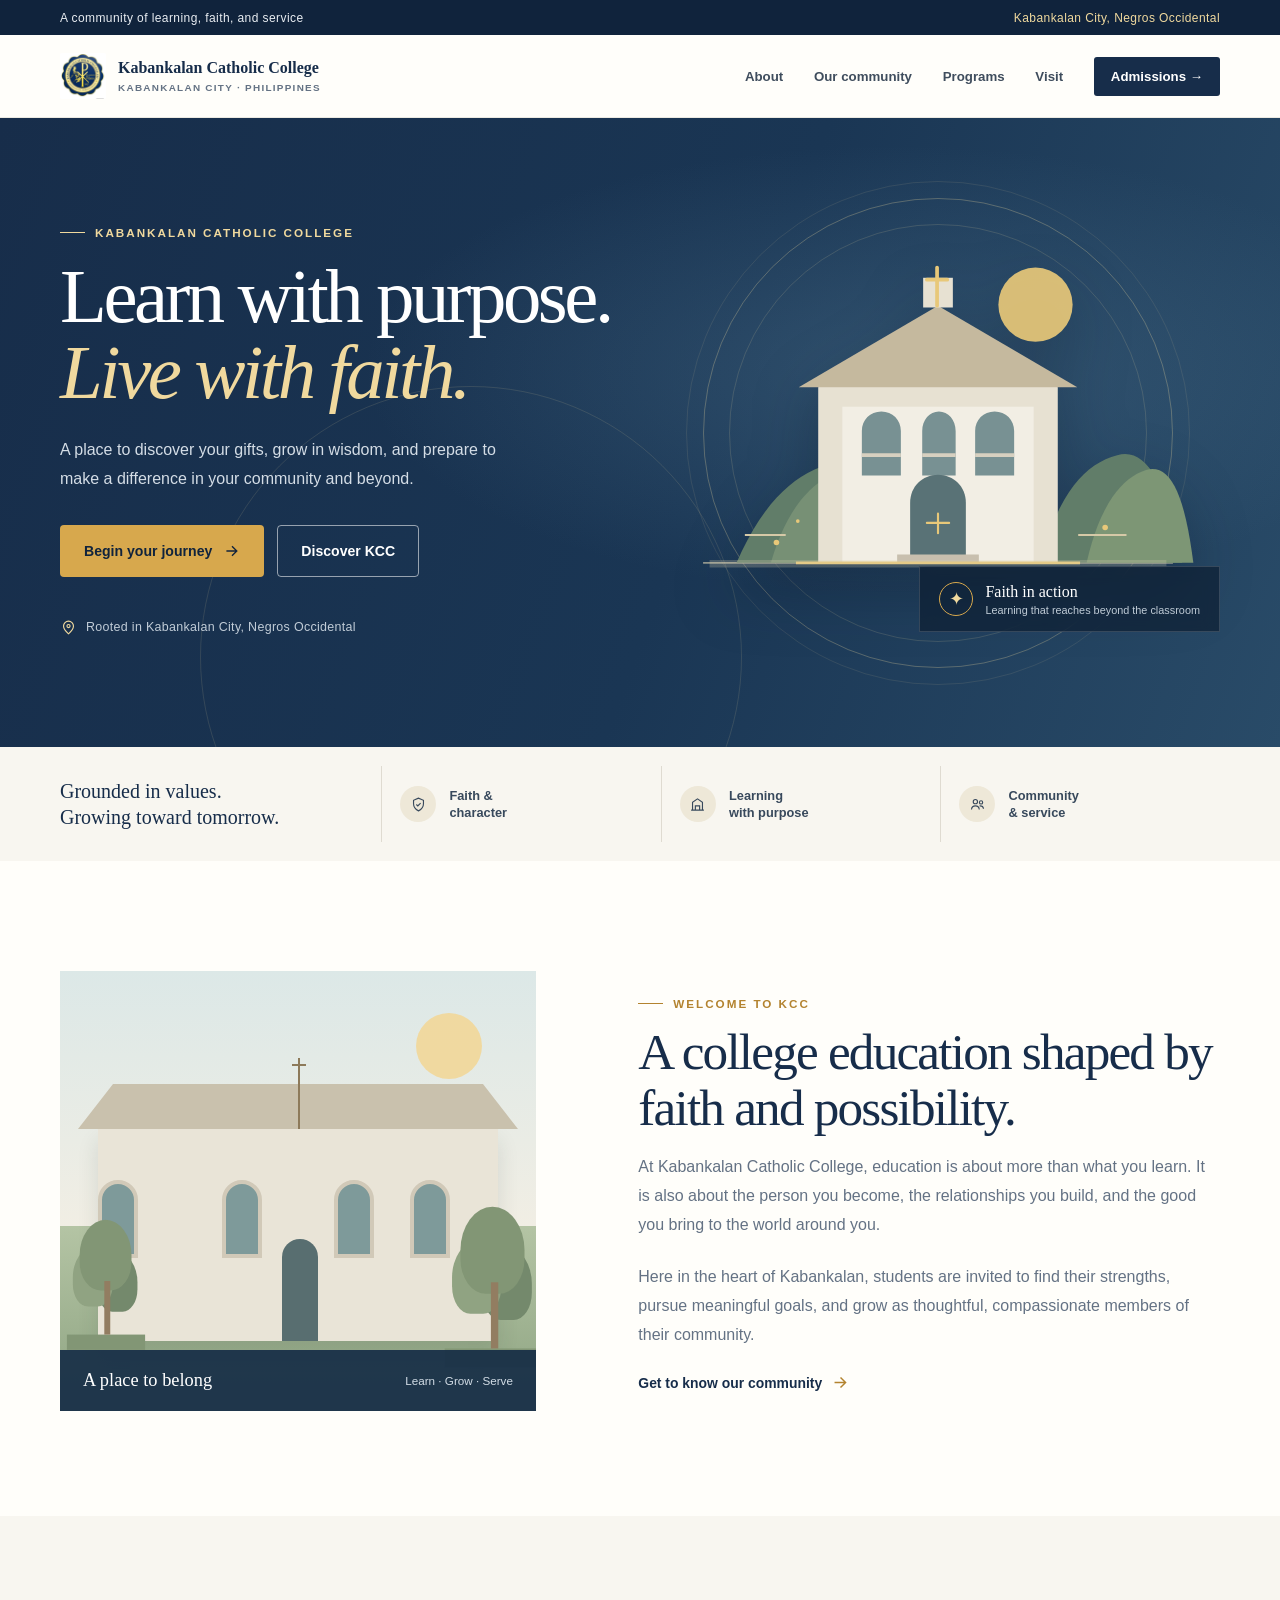
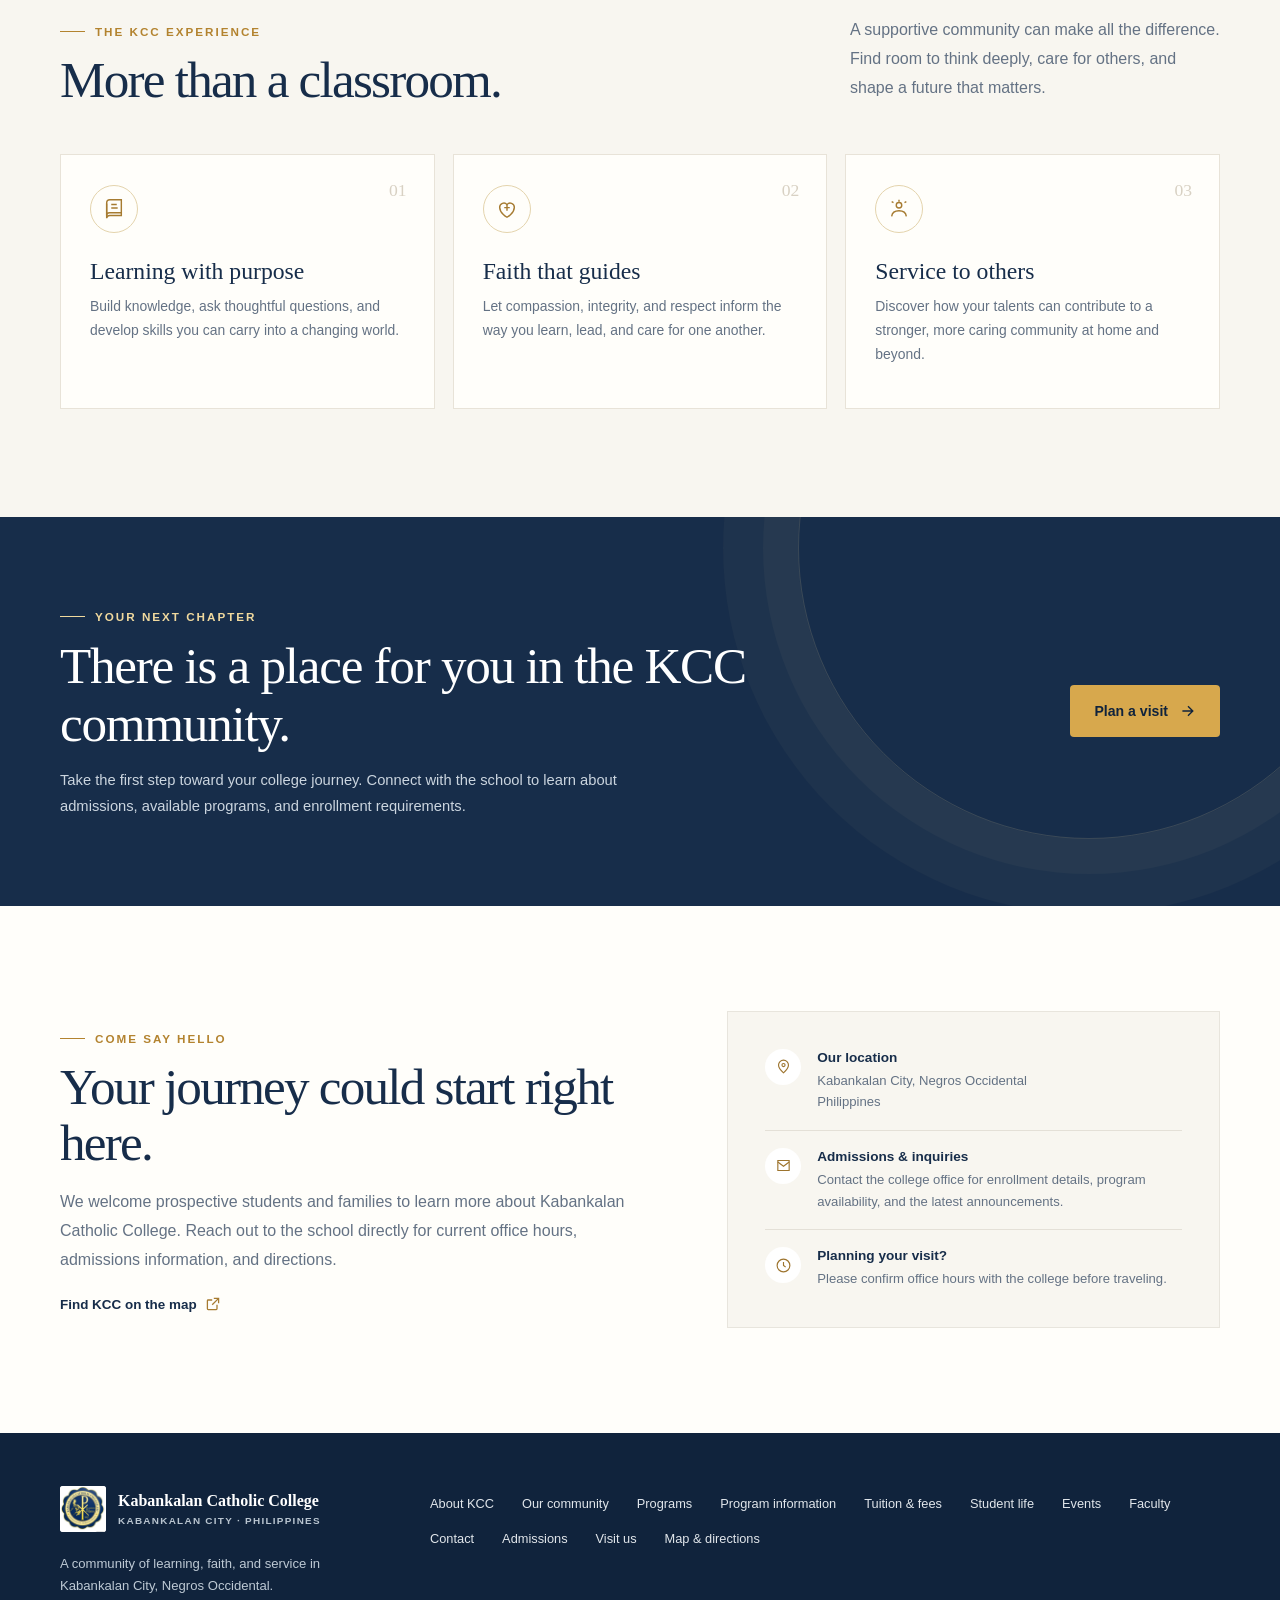
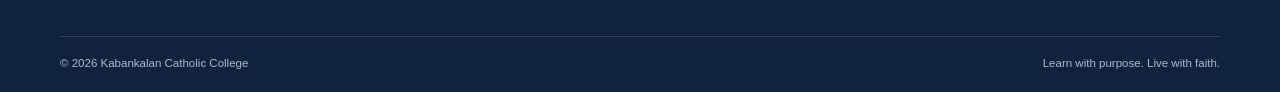
<file: index.html>
<!doctype html>
<html lang="en">
<head>
  <meta charset="utf-8">
  <meta name="viewport" content="width=device-width, initial-scale=1">
  <meta name="theme-color" content="#172d4a">
  <meta name="description" content="Discover Kabankalan Catholic College — a community of learning, faith, and service in Kabankalan City, Negros Occidental.">
  <title>Kabankalan Catholic College | Learn with purpose</title>
  <style>
    :root {
      color-scheme: light;
      --navy: #172d4a;
      --navy-deep: #10233c;
      --blue: #2d5273;
      --gold: #d7a84d;
      --gold-light: #f0d99e;
      --cream: #f8f6f0;
      --paper: #fffefa;
      --ink: #1b2c40;
      --muted: #647284;
      --line: #e8e5dd;
      --serif: Georgia, "Times New Roman", serif;
      --sans: "Segoe UI", Arial, sans-serif;
      --shadow: 0 22px 65px rgba(20, 42, 67, .11);
    }

    * { box-sizing: border-box; }
    html { scroll-behavior: smooth; scroll-padding-top: 88px; }
    body {
      margin: 0;
      color: var(--ink);
      background: var(--paper);
      font-family: var(--sans);
      -webkit-font-smoothing: antialiased;
    }
    a { color: inherit; text-decoration: none; }
    button { font: inherit; }
    .wrap { width: min(1160px, calc(100% - 48px)); margin: 0 auto; }
    .eyebrow {
      display: inline-flex;
      align-items: center;
      gap: 10px;
      color: #b3832f;
      font-size: .73rem;
      font-weight: 750;
      letter-spacing: .17em;
      text-transform: uppercase;
    }
    .eyebrow::before { width: 25px; height: 1px; background: currentColor; content: ""; }
    .section-heading {
      max-width: 650px;
      margin: 14px 0 0;
      color: var(--navy);
      font: 400 clamp(2.2rem, 4vw, 3.45rem)/1.08 var(--serif);
      letter-spacing: -.035em;
    }
    .section-copy { max-width: 590px; margin: 18px 0 0; color: var(--muted); font-size: 1rem; line-height: 1.8; }
    .button {
      display: inline-flex;
      min-height: 52px;
      align-items: center;
      justify-content: center;
      gap: 12px;
      padding: 0 23px;
      border: 1px solid transparent;
      border-radius: 4px;
      background: var(--gold);
      color: var(--navy-deep);
      font-size: .88rem;
      font-weight: 750;
      transition: transform .2s ease, background .2s ease, box-shadow .2s ease;
    }
    .button:hover { transform: translateY(-2px); background: #e4ba68; box-shadow: 0 9px 22px rgba(215, 168, 77, .23); }
    .button svg { width: 16px; height: 16px; }
    .button-outline { border-color: rgba(255,255,255,.55); background: transparent; color: white; }
    .button-outline:hover { background: white; color: var(--navy); }

    /* Header */
    .topline { background: var(--navy-deep); color: #e9edf2; font-size: .75rem; }
    .topline-inner { display: flex; min-height: 35px; align-items: center; justify-content: space-between; gap: 16px; }
    .topline p { margin: 0; letter-spacing: .035em; }
    .topline a { color: var(--gold-light); }
    .navbar { position: sticky; z-index: 20; top: 0; border-bottom: 1px solid rgba(232,229,221,.8); background: rgba(255,254,250,.96); backdrop-filter: blur(14px); }
    .nav-inner { display: flex; min-height: 82px; align-items: center; justify-content: space-between; gap: 28px; }
    .brand { display: inline-flex; min-width: 255px; align-items: center; gap: 12px; }
    .brand-mark { display: block; width: 46px; height: 46px; flex: 0 0 46px; overflow: hidden; border-radius: 3px; background: white; }
    .brand-image { display: block; width: 100%; height: 100%; object-fit: contain; }
    .brand-name { display: block; color: var(--navy); font: 700 1rem/1.1 var(--serif); }
    .brand-place { display: block; margin-top: 5px; color: var(--muted); font-size: .62rem; font-weight: 700; letter-spacing: .13em; text-transform: uppercase; }
    .nav-links { display: flex; align-items: center; gap: clamp(17px, 2.4vw, 34px); }
    .nav-links a { color: #3f4d5d; font-size: .83rem; font-weight: 650; transition: color .2s; }
    .nav-links a:hover { color: #b3832f; }
    .nav-links .nav-cta { padding: 12px 17px; border-radius: 3px; background: var(--navy); color: white; }
    .nav-links .nav-cta:hover { background: var(--blue); color: white; }
    .menu-toggle { display: none; width: 44px; height: 44px; align-items: center; justify-content: center; border: 1px solid var(--line); border-radius: 4px; background: transparent; color: var(--navy); cursor: pointer; }
    .menu-toggle svg { width: 21px; height: 21px; }

    /* Hero */
    .hero { position: relative; overflow: hidden; min-height: 630px; background: var(--navy); color: white; }
    .hero::before { position: absolute; inset: 0; background: radial-gradient(ellipse at 70% 40%, rgba(84,123,150,.36), transparent 42%), linear-gradient(110deg, #172d4a 0%, #1a3654 55%, #294b68 100%); content: ""; }
    .hero::after { position: absolute; right: 42%; bottom: -180px; width: 540px; height: 540px; border: 1px solid rgba(240,217,158,.13); border-radius: 50%; content: ""; }
    .hero-inner { position: relative; z-index: 1; display: grid; min-height: 630px; grid-template-columns: 1fr 1fr; align-items: center; gap: 30px; }
    .hero-content { padding: 75px 0 86px; }
    .hero .eyebrow { color: var(--gold-light); }
    .hero h1 { max-width: 590px; margin: 20px 0 0; font: 400 clamp(3.2rem, 6vw, 5.4rem)/.99 var(--serif); letter-spacing: -.045em; }
    .hero h1 em { color: var(--gold-light); font-weight: 400; }
    .hero-copy { max-width: 470px; margin: 25px 0 0; color: #d4dde6; font-size: 1rem; line-height: 1.8; }
    .hero-actions { display: flex; flex-wrap: wrap; gap: 13px; margin-top: 31px; }
    .hero-location { display: flex; align-items: center; gap: 9px; margin-top: 42px; color: #c1ccd7; font-size: .78rem; letter-spacing: .025em; }
    .hero-location svg { width: 17px; height: 17px; color: var(--gold-light); }
    .hero-art { position: relative; display: flex; min-height: 550px; align-items: center; justify-content: center; }
    .art-halo { position: absolute; top: 50%; left: 50%; width: min(470px, 90%); aspect-ratio: 1; border: 1px solid rgba(240,217,158,.28); border-radius: 50%; transform: translate(-50%,-50%); }
    .art-halo::before, .art-halo::after { position: absolute; inset: 25px; border: 1px solid rgba(240,217,158,.15); border-radius: 50%; content: ""; }
    .art-halo::after { inset: -18px; border-color: rgba(240,217,158,.1); }
    .campus-art { position: relative; z-index: 1; width: min(100%, 520px); filter: drop-shadow(0 26px 30px rgba(5,16,30,.27)); }
    .hero-note { position: absolute; right: 0; bottom: 76px; z-index: 2; display: flex; align-items: center; gap: 12px; padding: 15px 19px; border: 1px solid rgba(255,255,255,.15); background: rgba(13,31,51,.7); backdrop-filter: blur(8px); }
    .hero-note-mark { display: grid; width: 34px; height: 34px; place-items: center; border: 1px solid var(--gold); border-radius: 50%; color: var(--gold-light); font: 1.1rem var(--serif); }
    .hero-note strong { display: block; color: white; font: 400 1rem var(--serif); }
    .hero-note small { display: block; margin-top: 3px; color: #bfcbd6; font-size: .68rem; }

    /* Intro strip */
    .intro-strip { position: relative; z-index: 2; margin-top: -1px; background: var(--cream); }
    .intro-grid { display: grid; grid-template-columns: 1.15fr 1fr 1fr 1fr; align-items: center; }
    .intro-lead { padding: 31px 28px 31px 0; color: var(--navy); font: 400 1.25rem/1.3 var(--serif); }
    .intro-item { display: flex; min-height: 76px; align-items: center; gap: 13px; padding: 17px 18px; border-left: 1px solid #dfdbd1; }
    .intro-icon { display: grid; width: 36px; height: 36px; flex: 0 0 36px; place-items: center; border-radius: 50%; background: #eee8d8; color: #9c7228; }
    .intro-icon svg { width: 17px; height: 17px; }
    .intro-item span { color: #38495c; font-size: .8rem; font-weight: 700; line-height: 1.35; }

    /* Welcome */
    .welcome { padding: 110px 0 105px; }
    .welcome-grid { display: grid; grid-template-columns: .9fr 1.1fr; align-items: center; gap: clamp(50px, 8vw, 105px); }
    .welcome-visual { position: relative; min-height: 440px; overflow: hidden; background: #e8e5dc; }
    .welcome-visual::before { position: absolute; top: 0; left: 0; width: 100%; height: 100%; background: linear-gradient(180deg, rgba(22,45,73,.06), rgba(22,45,73,.25)); content: ""; }
    .welcome-sky { position: absolute; inset: 0; background: linear-gradient(180deg, #dce8e7 0%, #f1eee4 58%, #b4c4a4 58%, #8da381 100%); }
    .welcome-sun { position: absolute; top: 42px; right: 54px; width: 66px; height: 66px; border-radius: 50%; background: #f2d89a; opacity: .9; }
    .welcome-building { position: absolute; right: 8%; bottom: 16%; left: 8%; height: 48%; background: #e9e4d7; box-shadow: 0 12px 20px rgba(37,49,43,.12); }
    .welcome-building::before { position: absolute; right: -5%; bottom: 100%; left: -5%; height: 0; border-right: 35px solid transparent; border-bottom: 45px solid #c9c1ad; border-left: 35px solid transparent; content: ""; }
    .welcome-building::after { position: absolute; top: -34%; left: 50%; width: 2px; height: 34%; background: #8d7a5a; content: ""; }
    .building-cross { position: absolute; top: -38%; left: calc(50% - 8px); width: 18px; height: 27px; }
    .building-cross::before, .building-cross::after { position: absolute; top: 10px; left: 8px; width: 2px; height: 18px; background: #8d7a5a; content: ""; }
    .building-cross::after { top: 15px; left: 2px; width: 14px; height: 2px; }
    .building-window { position: absolute; top: 24%; width: 10%; height: 37%; border: 4px solid #d1c9b8; border-radius: 30px 30px 0 0; background: #7e9a9a; }
    .building-window:nth-of-type(1) { left: 12%; }
    .building-window:nth-of-type(2) { left: 31%; }
    .building-window:nth-of-type(3) { right: 31%; }
    .building-window:nth-of-type(4) { right: 12%; }
    .building-door { position: absolute; bottom: 0; left: 46%; width: 9%; height: 48%; border-radius: 32px 32px 0 0; background: #586e70; }
    .welcome-tree { position: absolute; z-index: 1; bottom: 11%; width: 92px; height: 175px; border-bottom: 18px solid #829675; }
    .welcome-tree::before { position: absolute; bottom: 52px; left: 15px; width: 61px; height: 83px; border-radius: 50% 50% 40% 40%; background: #829675; box-shadow: -15px 26px 0 -7px #90a382, 14px 32px 0 -7px #74896c; content: ""; }
    .welcome-tree::after { position: absolute; bottom: 0; left: 44px; width: 7px; height: 63px; background: #927d61; content: ""; }
    .tree-left { left: 0; transform: scale(.85); }
    .tree-right { right: -3px; transform: scale(1.05); }
    .visual-caption { position: absolute; right: 0; bottom: 0; left: 0; z-index: 2; display: flex; align-items: center; justify-content: space-between; padding: 20px 23px; background: rgba(19,43,69,.9); color: white; }
    .visual-caption strong { font: 400 1.15rem var(--serif); }
    .visual-caption span { color: #d3dde6; font-size: .73rem; }
    .welcome-copy .section-copy { margin-bottom: 24px; }
    .text-link { display: inline-flex; align-items: center; gap: 10px; color: var(--navy); font-size: .87rem; font-weight: 750; }
    .text-link svg { width: 17px; height: 17px; color: #b3832f; transition: transform .2s; }
    .text-link:hover svg { transform: translateX(4px); }

    /* Pillars */
    .pillars { padding: 100px 0 108px; background: var(--cream); }
    .pillars-top { display: flex; align-items: end; justify-content: space-between; gap: 30px; }
    .pillars-top .section-copy { max-width: 370px; margin: 0 0 5px; }
    .pillar-grid { display: grid; grid-template-columns: repeat(3, 1fr); gap: 18px; margin-top: 47px; }
    .pillar-card { position: relative; min-height: 255px; padding: 30px 29px; border: 1px solid #e8e3d8; background: var(--paper); transition: transform .2s, box-shadow .2s; }
    .pillar-card:hover { transform: translateY(-5px); box-shadow: var(--shadow); }
    .pillar-number { position: absolute; top: 25px; right: 27px; color: #d8d1c3; font: 1.1rem var(--serif); }
    .pillar-icon { display: grid; width: 48px; height: 48px; place-items: center; border: 1px solid #e4d4ad; border-radius: 50%; color: #a67b31; }
    .pillar-icon svg { width: 22px; height: 22px; }
    .pillar-card h3 { margin: 25px 0 10px; color: var(--navy); font: 400 1.48rem var(--serif); }
    .pillar-card p { margin: 0; color: var(--muted); font-size: .87rem; line-height: 1.7; }

    /* Community banner */
    .community { position: relative; overflow: hidden; padding: 86px 0; background: var(--navy); color: white; }
    .community::after { position: absolute; top: -260px; right: -100px; width: 580px; height: 580px; border: 1px solid rgba(240,217,158,.16); border-radius: 50%; box-shadow: 0 0 0 35px rgba(240,217,158,.035), 0 0 0 75px rgba(240,217,158,.03); content: ""; }
    .community-inner { position: relative; z-index: 1; display: flex; align-items: center; justify-content: space-between; gap: 50px; }
    .community h2 { max-width: 690px; margin: 14px 0 0; font: 400 clamp(2rem, 4vw, 3.35rem)/1.12 var(--serif); letter-spacing: -.025em; }
    .community .eyebrow { color: var(--gold-light); }
    .community p { max-width: 560px; margin: 16px 0 0; color: #cbd5df; font-size: .92rem; line-height: 1.75; }
    .community .button { flex: 0 0 auto; }

    /* Visit */
    .visit { padding: 105px 0; }
    .visit-grid { display: grid; grid-template-columns: 1.1fr .9fr; gap: 65px; align-items: center; }
    .visit-panel { padding: 37px; border: 1px solid var(--line); background: var(--cream); }
    .visit-row { display: grid; grid-template-columns: 38px 1fr; gap: 14px; padding: 17px 0; border-bottom: 1px solid #e4e0d7; }
    .visit-row:last-child { padding-bottom: 0; border-bottom: 0; }
    .visit-row:first-child { padding-top: 0; }
    .visit-icon { display: grid; width: 36px; height: 36px; place-items: center; border-radius: 50%; background: white; color: #9d742e; }
    .visit-icon svg { width: 17px; height: 17px; }
    .visit-row strong { display: block; margin: 1px 0 5px; color: var(--navy); font-size: .85rem; }
    .visit-row p { margin: 0; color: var(--muted); font-size: .82rem; line-height: 1.65; }
    .visit-map { display: flex; min-height: 370px; align-items: center; justify-content: center; overflow: hidden; background: linear-gradient(145deg, #e6eee8, #f3ecdb); }
    .map-art { width: 100%; max-width: 530px; }
    .map-link { display: inline-flex; align-items: center; gap: 8px; margin-top: 22px; color: var(--navy); font-size: .84rem; font-weight: 750; }
    .map-link svg { width: 16px; height: 16px; color: #a67b31; }

    /* Footer */
    footer { padding: 53px 0 23px; background: #10233c; color: white; }
    .footer-main { display: flex; align-items: flex-start; justify-content: space-between; gap: 45px; padding-bottom: 39px; }
    .footer-brand { max-width: 325px; }
    .footer-brand .brand-name { color: white; }
    .footer-brand .brand-place { color: #b9c5d0; }
    .footer-brand p { margin: 17px 0 0; color: #bdc9d4; font-size: .82rem; line-height: 1.7; }
    .footer-links { display: flex; flex-wrap: wrap; gap: 20px 28px; padding-top: 10px; }
    .footer-links a { color: #e1e6eb; font-size: .8rem; }
    .footer-links a:hover { color: var(--gold-light); }
    .footer-bottom { display: flex; justify-content: space-between; gap: 20px; padding-top: 20px; border-top: 1px solid rgba(255,255,255,.14); color: #aebac6; font-size: .72rem; }
    .footer-bottom p { margin: 0; }

    @media (max-width: 900px) {
      .brand { min-width: auto; }
      .nav-links { gap: 16px; }
      .nav-links a { font-size: .77rem; }
      .hero-inner { grid-template-columns: 1.05fr .95fr; }
      .hero-art { min-height: 450px; }
      .intro-grid { grid-template-columns: 1fr 1fr; padding: 8px 0; }
      .intro-lead { padding: 19px 15px 19px 0; }
      .intro-item { min-height: 62px; }
      .intro-item:nth-child(2) { border-left: 0; }
      .welcome-grid { gap: 45px; }
      .visit-grid { gap: 35px; }
    }
    @media (max-width: 700px) {
      .wrap { width: min(100% - 36px, 540px); }
      .topline-inner { min-height: 33px; justify-content: center; text-align: center; }
      .topline-inner p:last-child { display: none; }
      .nav-inner { min-height: 72px; }
      .brand-mark { width: 41px; height: 41px; flex-basis: 41px; }
      .brand-name { font-size: .92rem; }
      .brand-place { font-size: .57rem; }
      .menu-toggle { display: inline-flex; }
      .nav-links { position: absolute; top: calc(100% + 1px); right: 0; left: 0; display: none; align-items: stretch; gap: 0; padding: 8px 18px 16px; border-bottom: 1px solid var(--line); background: var(--paper); box-shadow: 0 14px 20px rgba(16,35,60,.08); }
      .nav-links.is-open { display: flex; flex-direction: column; }
      .nav-links a { padding: 13px 4px; border-bottom: 1px solid #f0eee8; font-size: .88rem; }
      .nav-links .nav-cta { margin-top: 10px; padding: 13px 15px; border: 0; text-align: center; }
      .hero, .hero-inner { min-height: auto; }
      .hero-inner { grid-template-columns: 1fr; gap: 0; }
      .hero-content { padding: 66px 0 0; }
      .hero h1 { max-width: 500px; font-size: clamp(3.3rem, 13vw, 5rem); }
      .hero-copy { max-width: 450px; font-size: .94rem; }
      .hero-location { margin-top: 29px; }
      .hero-art { min-height: 340px; margin-top: -5px; }
      .campus-art { width: min(100%, 430px); }
      .hero-note { right: 0; bottom: 37px; }
      .intro-grid { grid-template-columns: 1fr 1fr; }
      .intro-lead { grid-column: 1 / -1; padding: 23px 0 14px; }
      .intro-item { padding: 12px 6px; }
      .intro-item:nth-child(2) { border-left: 0; }
      .intro-item:nth-child(4) { border-left: 0; }
      .intro-item span { font-size: .75rem; }
      .welcome { padding: 76px 0; }
      .welcome-grid { grid-template-columns: 1fr; gap: 38px; }
      .welcome-visual { min-height: 350px; }
      .pillars { padding: 76px 0; }
      .pillars-top { display: block; }
      .pillars-top .section-copy { margin-top: 16px; }
      .pillar-grid { grid-template-columns: 1fr; gap: 12px; margin-top: 32px; }
      .pillar-card { min-height: auto; padding: 25px; }
      .pillar-card h3 { margin-top: 19px; }
      .community { padding: 70px 0; }
      .community-inner { display: block; }
      .community .button { margin-top: 24px; }
      .visit { padding: 76px 0; }
      .visit-grid { grid-template-columns: 1fr; gap: 28px; }
      .visit-panel { padding: 26px; }
      .visit-map { min-height: 270px; }
      .footer-main { display: block; }
      .footer-links { margin-top: 28px; gap: 16px 23px; }
      .footer-bottom { flex-direction: column; }
    }
    @media (prefers-reduced-motion: reduce) {
      *, *::before, *::after { scroll-behavior: auto !important; transition-duration: .01ms !important; }
    }
  </style>
</head>
<body>
  <div class="topline">
    <div class="wrap topline-inner">
      <p>A community of learning, faith, and service</p>
      <p><a href="#visit">Kabankalan City, Negros Occidental</a></p>
    </div>
  </div>

  <header class="navbar">
    <div class="wrap nav-inner">
      <a class="brand" href="#home" aria-label="Kabankalan Catholic College home">
        <span class="brand-mark"><img class="brand-image" src="assets/kcc-logo.png" alt=""></span>
        <span><span class="brand-name">Kabankalan Catholic College</span><span class="brand-place">Kabankalan City · Philippines</span></span>
      </a>
      <button class="menu-toggle" type="button" aria-label="Open navigation menu" aria-expanded="false" aria-controls="primary-navigation">
        <svg viewBox="0 0 24 24" fill="none" stroke="currentColor" stroke-width="1.8" stroke-linecap="round"><path d="M4 7h16M4 12h16M4 17h16"/></svg>
      </button>
      <nav class="nav-links" id="primary-navigation" aria-label="Main navigation">
        <a href="#about">About</a>
        <a href="#formation">Our community</a>
        <a href="courses.html">Programs</a>
        <a href="#visit">Visit</a>
        <a class="nav-cta" href="#admissions">Admissions <span aria-hidden="true">→</span></a>
      </nav>
    </div>
  </header>

  <main>
    <section class="hero" id="home">
      <div class="wrap hero-inner">
        <div class="hero-content">
          <span class="eyebrow">Kabankalan Catholic College</span>
          <h1>Learn with purpose.<br><em>Live with faith.</em></h1>
          <p class="hero-copy">A place to discover your gifts, grow in wisdom, and prepare to make a difference in your community and beyond.</p>
          <div class="hero-actions">
            <a class="button" href="#admissions">Begin your journey <svg viewBox="0 0 20 20" fill="none" stroke="currentColor" stroke-width="1.7"><path d="M3 10h13M10 4l6 6-6 6"/></svg></a>
            <a class="button button-outline" href="#about">Discover KCC</a>
          </div>
          <div class="hero-location">
            <svg viewBox="0 0 24 24" fill="none" stroke="currentColor" stroke-width="1.6"><path d="M19 10c0 5-7 11-7 11S5 15 5 10a7 7 0 1 1 14 0Z"/><circle cx="12" cy="10" r="2.2"/></svg>
            Rooted in Kabankalan City, Negros Occidental
          </div>
        </div>
        <div class="hero-art" aria-label="Illustration of a welcoming college campus" role="img">
          <div class="art-halo"></div>
          <svg class="campus-art" viewBox="0 0 560 480" fill="none" aria-hidden="true">
            <circle cx="385" cy="102" r="40" fill="#E8C879" fill-opacity=".92"/>
            <path d="M27 380h506" stroke="#D8CFAE" stroke-opacity=".62" stroke-width="2"/>
            <path d="M63 380c32-72 66-97 105-108 50-15 76 16 102 108H63Z" fill="#617D69"/>
            <path d="M100 380c18-60 43-86 73-98 32-13 57 9 75 98h-148Z" fill="#779075"/>
            <path d="M390 380c20-77 49-107 83-116 30-8 51 24 70 116H390Z" fill="#617D69"/>
            <path d="M440 380c14-62 38-92 64-100 25-7 41 22 51 100H440Z" fill="#7D9675"/>
            <path d="M151 191 280 118l129 73v189H151V191Z" fill="#E7E1D2"/>
            <path d="m130 191 150-88 150 88H130Z" fill="#C5B99E"/>
            <path d="M264 105h32V73h-32v32Z" fill="#E7E1D2"/>
            <path d="M279 62v41M268 75h22" stroke="#E8C879" stroke-width="4" stroke-linecap="round"/>
            <path d="M177 212h206v168H177V212Z" fill="#F2EEE4"/>
            <path d="M198 238c0-12 9-21 21-21s21 9 21 21v48h-42v-48ZM263 238c0-12 8-21 18-21s18 9 18 21v48h-36v-48ZM320 238c0-12 9-21 21-21s21 9 21 21v48h-42v-48Z" fill="#789193"/>
            <path d="M198 264h42M263 264h36M320 264h42" stroke="#D7D0C0" stroke-width="4"/>
            <path d="M250 315c0-17 13-30 30-30s30 13 30 30v65h-60v-65Z" fill="#597276"/>
            <path d="M236 380v-9h88v9" fill="#C8BFAE"/>
            <path d="M127 380h306" stroke="#E8C879" stroke-width="3"/>
            <path d="M72 350h44M431 350h52" stroke="#D6C9A7" stroke-width="2"/>
            <path d="M280 348v-21M268 337h24" stroke="#E8C879" stroke-width="2.3" stroke-linecap="round"/>
            <path d="M34 381h492" stroke="#D8CFAE" stroke-opacity=".25" stroke-width="8"/>
            <circle cx="106" cy="358" r="3" fill="#E8C879"/>
            <circle cx="460" cy="342" r="3" fill="#E8C879"/>
            <circle cx="129" cy="335" r="2" fill="#E8C879"/>
          </svg>
          <div class="hero-note">
            <span class="hero-note-mark" aria-hidden="true">✦</span>
            <span><strong>Faith in action</strong><small>Learning that reaches beyond the classroom</small></span>
          </div>
        </div>
      </div>
    </section>

    <section class="intro-strip" aria-label="College values">
      <div class="wrap intro-grid">
        <div class="intro-lead">Grounded in values.<br>Growing toward tomorrow.</div>
        <div class="intro-item"><span class="intro-icon"><svg viewBox="0 0 24 24" fill="none" stroke="currentColor" stroke-width="1.6"><path d="M12 3 5 6v5c0 5 3 8 7 10 4-2 7-5 7-10V6l-7-3Z"/><path d="m9 12 2 2 4-4"/></svg></span><span>Faith &amp;<br>character</span></div>
        <div class="intro-item"><span class="intro-icon"><svg viewBox="0 0 24 24" fill="none" stroke="currentColor" stroke-width="1.6"><path d="M3 20h18M5 20V9l7-5 7 5v11M9 20v-6h6v6"/></svg></span><span>Learning<br>with purpose</span></div>
        <div class="intro-item"><span class="intro-icon"><svg viewBox="0 0 24 24" fill="none" stroke="currentColor" stroke-width="1.6"><circle cx="9" cy="8" r="3"/><circle cx="17" cy="9" r="2.3"/><path d="M3.5 19c.3-3.1 2.1-5 5.5-5s5.2 1.9 5.5 5M15 14c3.4-.2 5.2 1.4 5.5 4"/></svg></span><span>Community<br>&amp; service</span></div>
      </div>
    </section>

    <section class="welcome" id="about">
      <div class="wrap welcome-grid">
        <div class="welcome-visual" role="img" aria-label="Illustration of a college building with a cross">
          <div class="welcome-sky"></div>
          <div class="welcome-sun"></div>
          <div class="welcome-tree tree-left"></div>
          <div class="welcome-tree tree-right"></div>
          <div class="welcome-building">
            <span class="building-cross"></span>
            <span class="building-window"></span><span class="building-window"></span><span class="building-window"></span><span class="building-window"></span>
            <span class="building-door"></span>
          </div>
          <div class="visual-caption"><strong>A place to belong</strong><span>Learn · Grow · Serve</span></div>
        </div>
        <div class="welcome-copy">
          <span class="eyebrow">Welcome to KCC</span>
          <h2 class="section-heading">A college education shaped by faith and possibility.</h2>
          <p class="section-copy">At Kabankalan Catholic College, education is about more than what you learn. It is also about the person you become, the relationships you build, and the good you bring to the world around you.</p>
          <p class="section-copy">Here in the heart of Kabankalan, students are invited to find their strengths, pursue meaningful goals, and grow as thoughtful, compassionate members of their community.</p>
          <a class="text-link" href="#formation">Get to know our community <svg viewBox="0 0 20 20" fill="none" stroke="currentColor" stroke-width="1.7"><path d="M3 10h13M10 4l6 6-6 6"/></svg></a>
        </div>
      </div>
    </section>

    <section class="pillars" id="formation">
      <div class="wrap">
        <div class="pillars-top">
          <div><span class="eyebrow">The KCC experience</span><h2 class="section-heading">More than a classroom.</h2></div>
          <p class="section-copy">A supportive community can make all the difference. Find room to think deeply, care for others, and shape a future that matters.</p>
        </div>
        <div class="pillar-grid">
          <article class="pillar-card">
            <span class="pillar-number">01</span>
            <span class="pillar-icon"><svg viewBox="0 0 24 24" fill="none" stroke="currentColor" stroke-width="1.55"><path d="M4 5.5A3.5 3.5 0 0 1 7.5 2H20v17H7.5A3.5 3.5 0 0 0 4 22V5.5Z"/><path d="M4 6v13a3 3 0 0 1 3-3h13M9 7h6M9 11h7"/></svg></span>
            <h3>Learning with purpose</h3>
            <p>Build knowledge, ask thoughtful questions, and develop skills you can carry into a changing world.</p>
          </article>
          <article class="pillar-card">
            <span class="pillar-number">02</span>
            <span class="pillar-icon"><svg viewBox="0 0 24 24" fill="none" stroke="currentColor" stroke-width="1.55"><path d="M12 21s-8-4.5-8-11a4.5 4.5 0 0 1 8-2.8A4.5 4.5 0 0 1 20 10c0 6.5-8 11-8 11Z"/><path d="M12 7v7M9 10.5h6"/></svg></span>
            <h3>Faith that guides</h3>
            <p>Let compassion, integrity, and respect inform the way you learn, lead, and care for one another.</p>
          </article>
          <article class="pillar-card">
            <span class="pillar-number">03</span>
            <span class="pillar-icon"><svg viewBox="0 0 24 24" fill="none" stroke="currentColor" stroke-width="1.55"><circle cx="12" cy="8" r="3"/><path d="M4 20c.5-4 3-6 8-6s7.5 2 8 6M4 4l2 1M20 4l-2 1M12 2v2"/></svg></span>
            <h3>Service to others</h3>
            <p>Discover how your talents can contribute to a stronger, more caring community at home and beyond.</p>
          </article>
        </div>
      </div>
    </section>

    <section class="community" id="admissions">
      <div class="wrap community-inner">
        <div>
          <span class="eyebrow">Your next chapter</span>
          <h2>There is a place for you in the KCC community.</h2>
          <p>Take the first step toward your college journey. Connect with the school to learn about admissions, available programs, and enrollment requirements.</p>
        </div>
        <a class="button" href="#visit">Plan a visit <svg viewBox="0 0 20 20" fill="none" stroke="currentColor" stroke-width="1.7"><path d="M3 10h13M10 4l6 6-6 6"/></svg></a>
      </div>
    </section>

    <section class="visit" id="visit">
      <div class="wrap visit-grid">
        <div>
          <span class="eyebrow">Come say hello</span>
          <h2 class="section-heading">Your journey could start right here.</h2>
          <p class="section-copy">We welcome prospective students and families to learn more about Kabankalan Catholic College. Reach out to the school directly for current office hours, admissions information, and directions.</p>
          <a class="map-link" href="https://www.google.com/maps/search/?api=1&amp;query=Kabankalan+Catholic+College+Kabankalan+City" target="_blank" rel="noopener noreferrer">
            Find KCC on the map
            <svg viewBox="0 0 20 20" fill="none" stroke="currentColor" stroke-width="1.6"><path d="M11 3h6v6M17 3l-8 8"/><path d="M15 11v5a1 1 0 0 1-1 1H4a1 1 0 0 1-1-1V6a1 1 0 0 1 1-1h5"/></svg>
          </a>
        </div>
        <div class="visit-panel">
          <div class="visit-row">
            <span class="visit-icon"><svg viewBox="0 0 24 24" fill="none" stroke="currentColor" stroke-width="1.6"><path d="M19 10c0 5-7 11-7 11S5 15 5 10a7 7 0 1 1 14 0Z"/><circle cx="12" cy="10" r="2.2"/></svg></span>
            <div><strong>Our location</strong><p>Kabankalan City, Negros Occidental<br>Philippines</p></div>
          </div>
          <div class="visit-row">
            <span class="visit-icon"><svg viewBox="0 0 24 24" fill="none" stroke="currentColor" stroke-width="1.6"><path d="M4 5h16v14H4z"/><path d="m4 7 8 6 8-6"/></svg></span>
            <div><strong>Admissions &amp; inquiries</strong><p>Contact the college office for enrollment details, program availability, and the latest announcements.</p></div>
          </div>
          <div class="visit-row">
            <span class="visit-icon"><svg viewBox="0 0 24 24" fill="none" stroke="currentColor" stroke-width="1.6"><circle cx="12" cy="12" r="9"/><path d="M12 7v5l3 2"/></svg></span>
            <div><strong>Planning your visit?</strong><p>Please confirm office hours with the college before traveling.</p></div>
          </div>
        </div>
      </div>
    </section>
  </main>

  <footer>
    <div class="wrap">
      <div class="footer-main">
        <div class="footer-brand">
          <a class="brand" href="#home">
            <span class="brand-mark"><img class="brand-image" src="assets/kcc-logo.png" alt=""></span>
            <span><span class="brand-name">Kabankalan Catholic College</span><span class="brand-place">Kabankalan City · Philippines</span></span>
          </a>
          <p>A community of learning, faith, and service in Kabankalan City, Negros Occidental.</p>
        </div>
        <nav class="footer-links" aria-label="Footer navigation">
          <a href="#about">About KCC</a>
          <a href="#formation">Our community</a>
          <a href="courses.html">Programs</a>
          <a href="course-details.html">Program information</a>
          <a href="pricing.html">Tuition &amp; fees</a>
          <a href="starter-page.html">Student life</a>
          <a href="events.html">Events</a>
          <a href="trainers.html">Faculty</a>
          <a href="contact.html">Contact</a>
          <a href="#admissions">Admissions</a>
          <a href="#visit">Visit us</a>
          <a href="https://www.google.com/maps/search/?api=1&amp;query=Kabankalan+Catholic+College+Kabankalan+City" target="_blank" rel="noopener noreferrer">Map &amp; directions</a>
        </nav>
      </div>
      <div class="footer-bottom">
        <p>© <span id="current-year"></span> Kabankalan Catholic College</p>
        <p>Learn with purpose. Live with faith.</p>
      </div>
    </div>
  </footer>

  <script>
    const menuButton = document.querySelector(".menu-toggle");
    const navigation = document.querySelector("#primary-navigation");

    menuButton.addEventListener("click", () => {
      const isExpanded = menuButton.getAttribute("aria-expanded") === "true";
      menuButton.setAttribute("aria-expanded", String(!isExpanded));
      menuButton.setAttribute("aria-label", isExpanded ? "Open navigation menu" : "Close navigation menu");
      navigation.classList.toggle("is-open", !isExpanded);
    });

    navigation.addEventListener("click", (event) => {
      if (event.target.closest("a")) {
        menuButton.setAttribute("aria-expanded", "false");
        menuButton.setAttribute("aria-label", "Open navigation menu");
        navigation.classList.remove("is-open");
      }
    });

    document.querySelector("#current-year").textContent = new Date().getFullYear();
  </script>
</body>
</html>
</file>
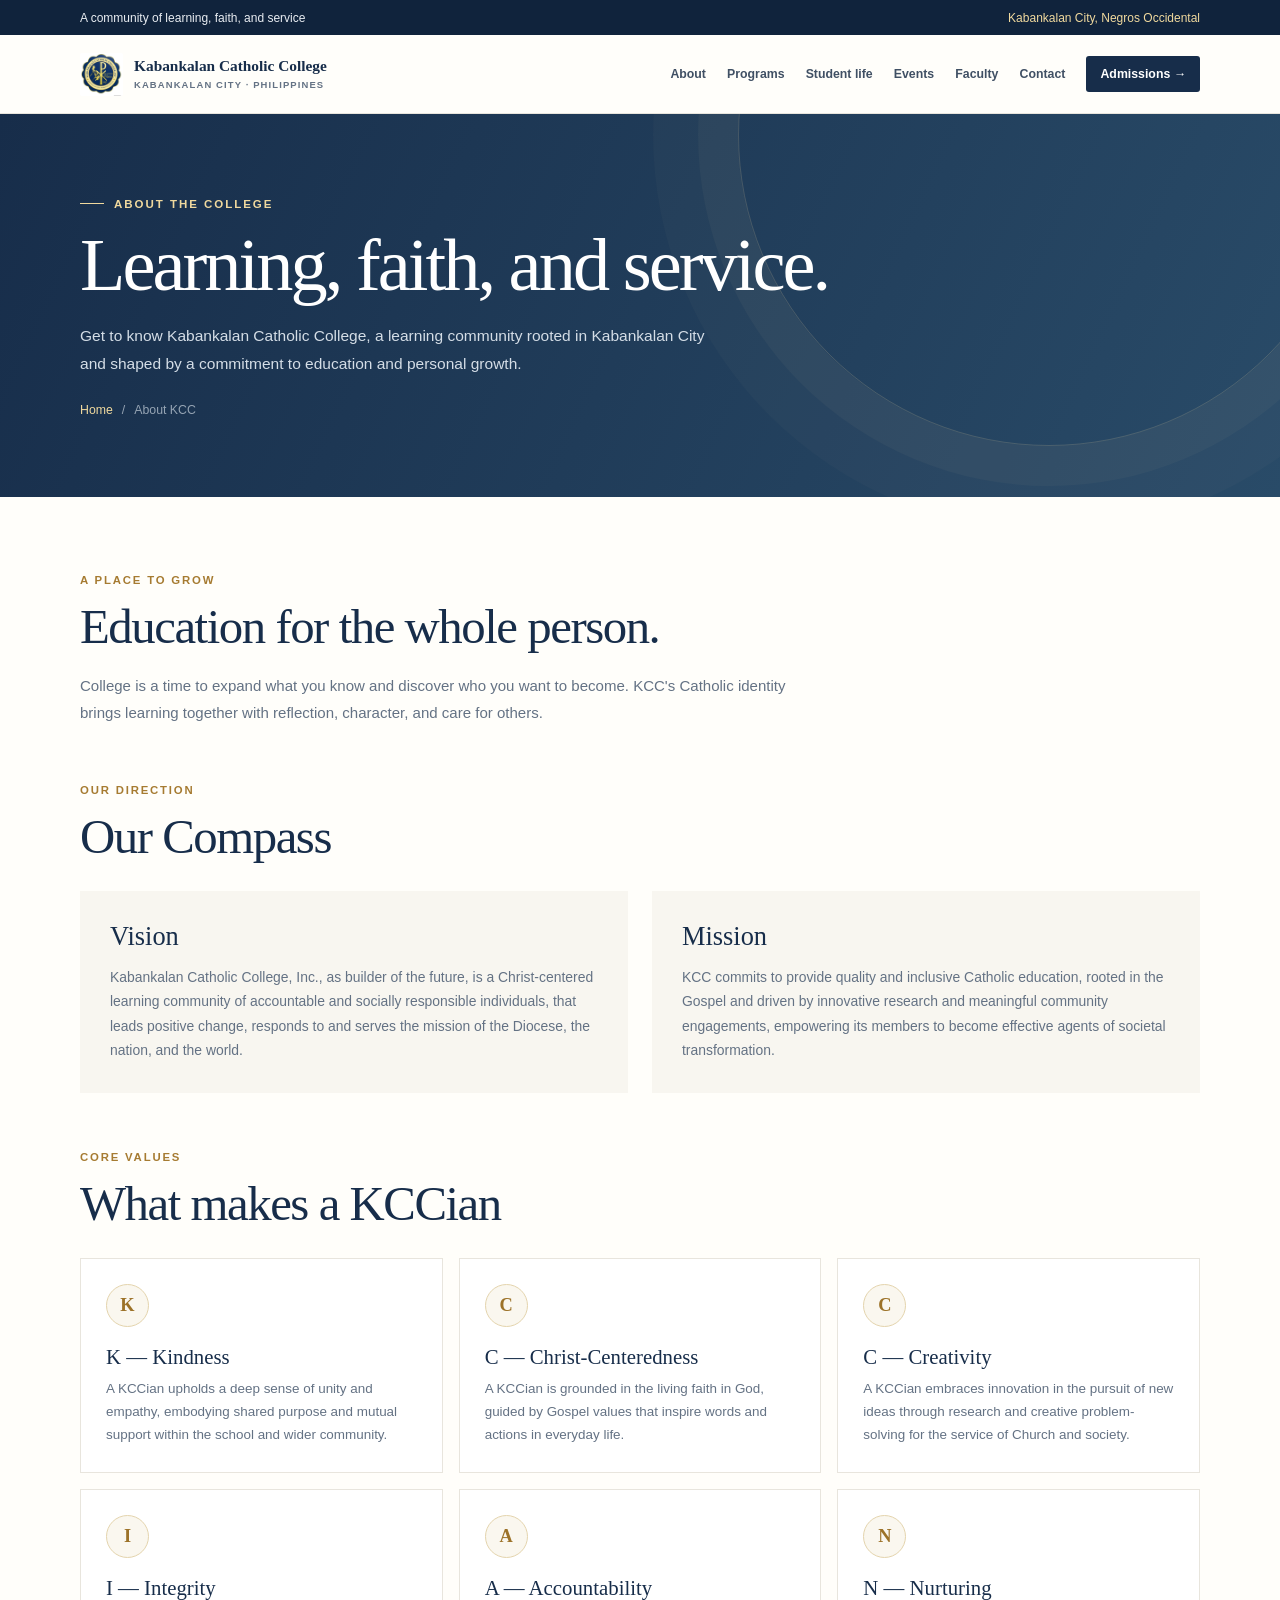
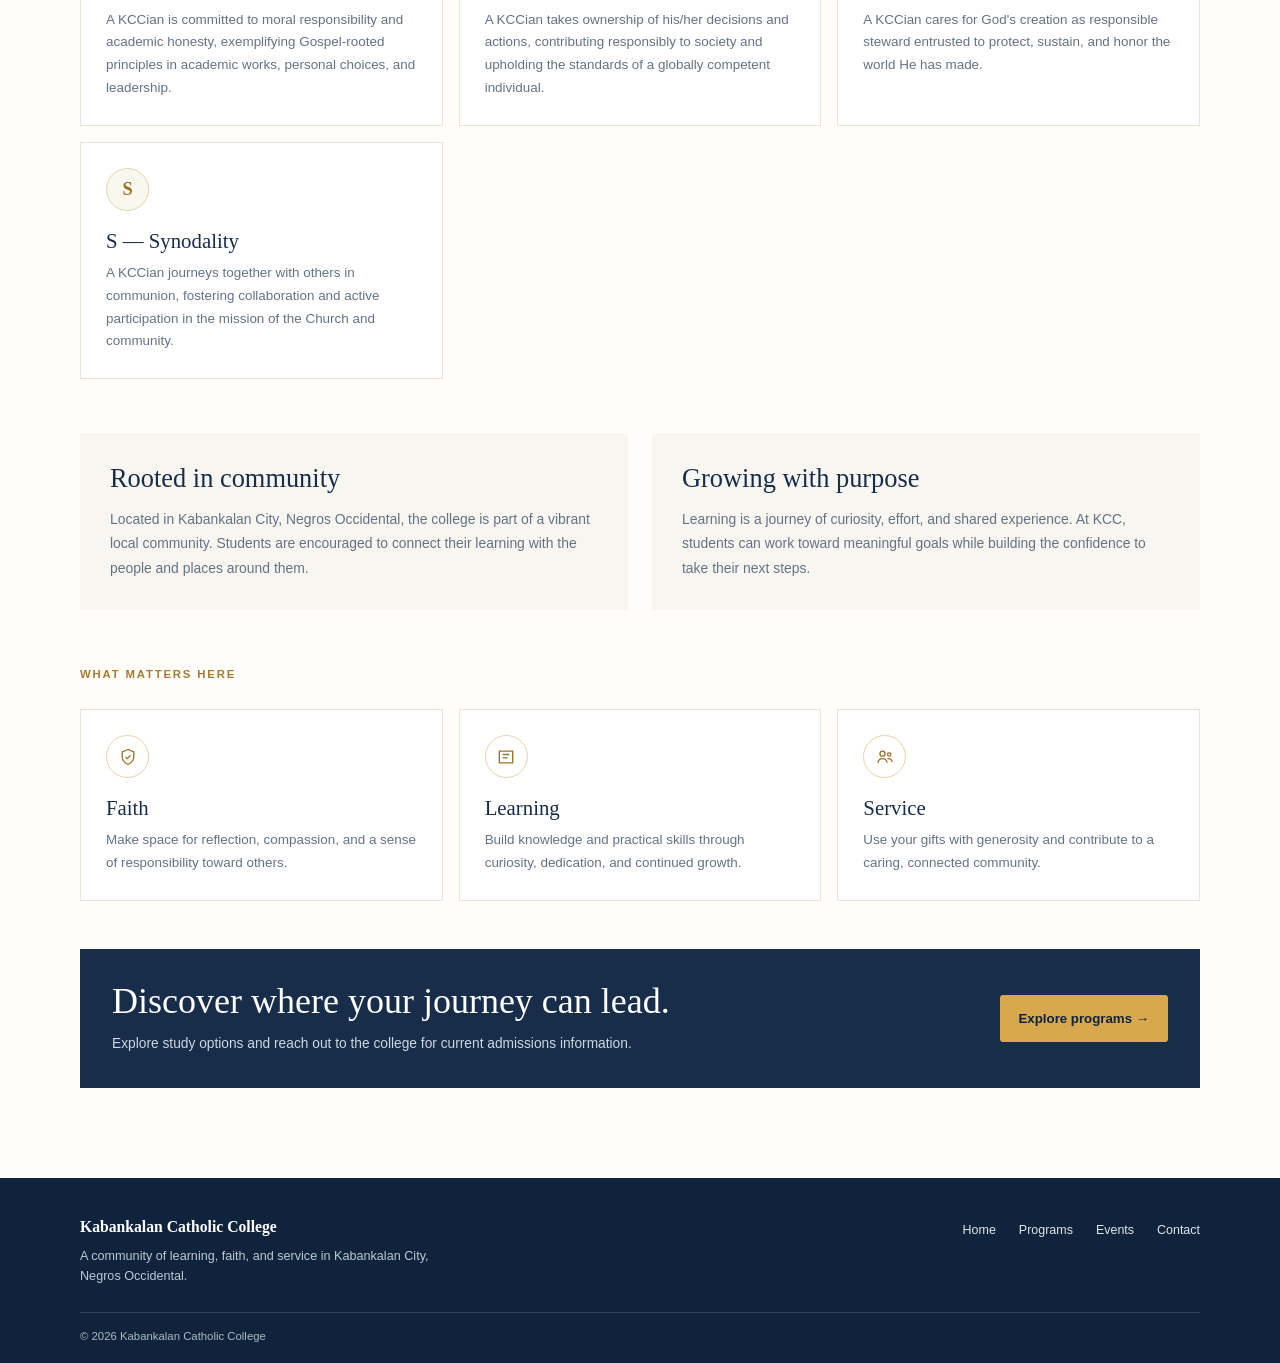
<file: about.html>
<!doctype html>
<html lang="en">
<head>
  <meta charset="utf-8">
  <meta name="viewport" content="width=device-width, initial-scale=1">
  <meta name="theme-color" content="#172d4a">
  <meta name="description" content="Learn about Kabankalan Catholic College and its community of learning, faith, and service.">
  <title>About KCC | Kabankalan Catholic College</title>
  <link rel="stylesheet" href="assets/site.css">
  <script src="assets/site.js" defer></script>
</head>
<body>
  <div class="topline"><div class="wrap topline-inner"><p>A community of learning, faith, and service</p><p><a href="index.html#visit">Kabankalan City, Negros Occidental</a></p></div></div>
  <header class="navbar"><div class="wrap nav-inner">
    <a class="brand" href="index.html" aria-label="Kabankalan Catholic College home"><span class="brand-mark"><img class="brand-image" src="assets/kcc-logo.png" alt=""></span><span><span class="brand-name">Kabankalan Catholic College</span><span class="brand-place">Kabankalan City · Philippines</span></span></a>
    <button class="menu-toggle" type="button" aria-label="Open navigation menu" aria-expanded="false" aria-controls="primary-navigation"><svg viewBox="0 0 24 24" fill="none" stroke="currentColor" stroke-width="1.8" stroke-linecap="round"><path d="M4 7h16M4 12h16M4 17h16"/></svg></button>
    <nav class="nav-links" id="primary-navigation" aria-label="Main navigation"><a href="about.html" aria-current="page">About</a><a href="courses.html">Programs</a><a href="starter-page.html">Student life</a><a href="events.html">Events</a><a href="trainers.html">Faculty</a><a href="contact.html">Contact</a><a class="nav-cta" href="index.html#admissions">Admissions →</a></nav>
  </div></header>
  <main>
    <section class="page-hero"><div class="wrap page-hero-inner"><span class="eyebrow">About the college</span><h1>Learning, faith, and service.</h1><p>Get to know Kabankalan Catholic College, a learning community rooted in Kabankalan City and shaped by a commitment to education and personal growth.</p><div class="breadcrumbs"><a href="index.html">Home</a><span>/</span><span>About KCC</span></div></div></section>
    <section class="page-main"><div class="wrap">
      <span class="section-label">A place to grow</span><h2 class="section-title">Education for the whole person.</h2>
      <p class="lead">College is a time to expand what you know and discover who you want to become. KCC's Catholic identity brings learning together with reflection, character, and care for others.</p>
      <div class="section-block">
        <span class="section-label">Our direction</span><h2 class="section-title">Our Compass</h2>
        <div class="content-grid" style="margin-top:27px">
          <article class="soft-panel"><h2>Vision</h2><p>Kabankalan Catholic College, Inc., as builder of the future, is a Christ-centered learning community of accountable and socially responsible individuals, that leads positive change, responds to and serves the mission of the Diocese, the nation, and the world.</p></article>
          <article class="soft-panel"><h2>Mission</h2><p>KCC commits to provide quality and inclusive Catholic education, rooted in the Gospel and driven by innovative research and meaningful community engagements, empowering its members to become effective agents of societal transformation.</p></article>
        </div>
      </div>
      <div class="section-block">
        <span class="section-label">Core Values</span><h2 class="section-title">What makes a KCCian</h2>
        <div class="card-grid">
          <article class="info-card"><span class="card-icon value-letter">K</span><h3>K — Kindness</h3><p>A KCCian upholds a deep sense of unity and empathy, embodying shared purpose and mutual support within the school and wider community.</p></article>
          <article class="info-card"><span class="card-icon value-letter">C</span><h3>C — Christ-Centeredness</h3><p>A KCCian is grounded in the living faith in God, guided by Gospel values that inspire words and actions in everyday life.</p></article>
          <article class="info-card"><span class="card-icon value-letter">C</span><h3>C — Creativity</h3><p>A KCCian embraces innovation in the pursuit of new ideas through research and creative problem-solving for the service of Church and society.</p></article>
          <article class="info-card"><span class="card-icon value-letter">I</span><h3>I — Integrity</h3><p>A KCCian is committed to moral responsibility and academic honesty, exemplifying Gospel-rooted principles in academic works, personal choices, and leadership.</p></article>
          <article class="info-card"><span class="card-icon value-letter">A</span><h3>A — Accountability</h3><p>A KCCian takes ownership of his/her decisions and actions, contributing responsibly to society and upholding the standards of a globally competent individual.</p></article>
          <article class="info-card"><span class="card-icon value-letter">N</span><h3>N — Nurturing</h3><p>A KCCian cares for God's creation as responsible steward entrusted to protect, sustain, and honor the world He has made.</p></article>
          <article class="info-card"><span class="card-icon value-letter">S</span><h3>S — Synodality</h3><p>A KCCian journeys together with others in communion, fostering collaboration and active participation in the mission of the Church and community.</p></article>
        </div>
      </div>
      <div class="content-grid section-block">
        <article class="soft-panel"><h2>Rooted in community</h2><p>Located in Kabankalan City, Negros Occidental, the college is part of a vibrant local community. Students are encouraged to connect their learning with the people and places around them.</p></article>
        <article class="soft-panel"><h2>Growing with purpose</h2><p>Learning is a journey of curiosity, effort, and shared experience. At KCC, students can work toward meaningful goals while building the confidence to take their next steps.</p></article>
      </div>
      <div class="section-block"><span class="section-label">What matters here</span><div class="card-grid">
        <article class="info-card"><span class="card-icon"><svg viewBox="0 0 24 24" fill="none" stroke="currentColor" stroke-width="1.6"><path d="M12 3 5 6v5c0 5 3 8 7 10 4-2 7-5 7-10V6l-7-3Z"/><path d="m9 12 2 2 4-4"/></svg></span><h3>Faith</h3><p>Make space for reflection, compassion, and a sense of responsibility toward others.</p></article>
        <article class="info-card"><span class="card-icon"><svg viewBox="0 0 24 24" fill="none" stroke="currentColor" stroke-width="1.6"><path d="M4 5h16v14H4z"/><path d="M8 9h8M8 13h6"/></svg></span><h3>Learning</h3><p>Build knowledge and practical skills through curiosity, dedication, and continued growth.</p></article>
        <article class="info-card"><span class="card-icon"><svg viewBox="0 0 24 24" fill="none" stroke="currentColor" stroke-width="1.6"><circle cx="9" cy="8" r="3"/><circle cx="17" cy="9" r="2"/><path d="M3.5 19c.3-3.1 2.1-5 5.5-5s5.2 1.9 5.5 5M15 14c3.4-.2 5.2 1.4 5.5 4"/></svg></span><h3>Service</h3><p>Use your gifts with generosity and contribute to a caring, connected community.</p></article>
      </div></div>
      <div class="callout"><div><h2>Discover where your journey can lead.</h2><p>Explore study options and reach out to the college for current admissions information.</p></div><a class="button" href="courses.html">Explore programs →</a></div>
    </div></section>
  </main>
  <footer><div class="wrap"><div class="footer-main"><div class="footer-copy"><strong>Kabankalan Catholic College</strong><p>A community of learning, faith, and service in Kabankalan City, Negros Occidental.</p></div><nav class="footer-links" aria-label="Footer navigation"><a href="index.html">Home</a><a href="courses.html">Programs</a><a href="events.html">Events</a><a href="contact.html">Contact</a></nav></div><div class="footer-bottom"><p>© <span id="current-year"></span> Kabankalan Catholic College</p></div></div></footer>
</body>
</html>
</file>
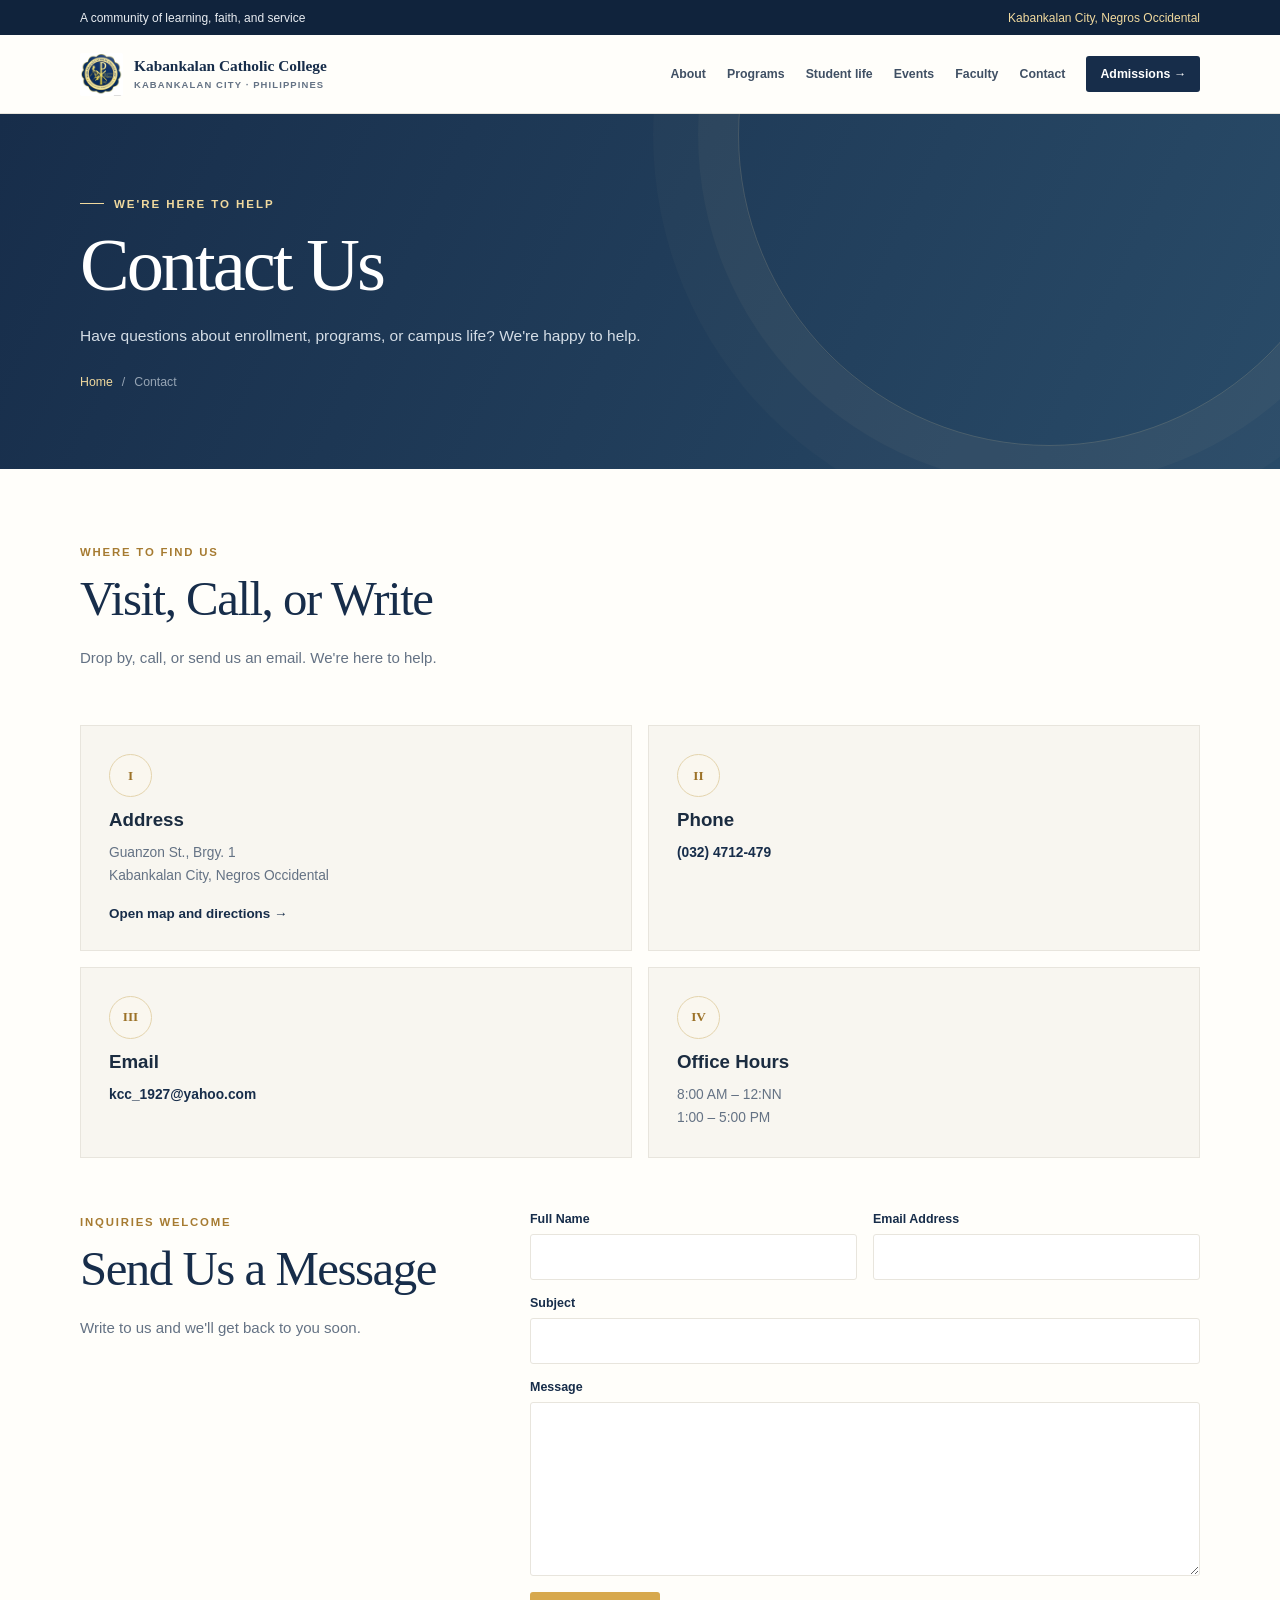
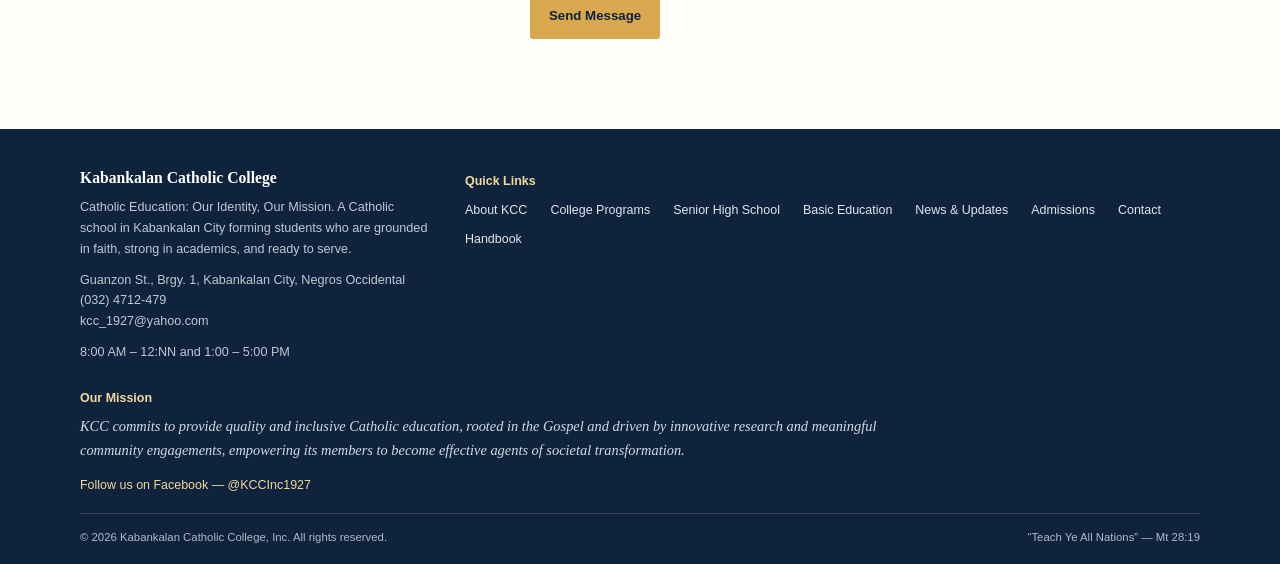
<file: contact.html>
<!doctype html>
<html lang="en">
<head>
  <meta charset="utf-8">
  <meta name="viewport" content="width=device-width, initial-scale=1">
  <meta name="theme-color" content="#172d4a">
  <meta name="description" content="Find Kabankalan Catholic College and learn how to make an admissions or campus inquiry.">
  <title>Contact &amp; Visit | Kabankalan Catholic College</title>
  <link rel="stylesheet" href="assets/site.css">
  <script src="assets/site.js" defer></script>
</head>
<body>
  <div class="topline"><div class="wrap topline-inner"><p>A community of learning, faith, and service</p><p><a href="index.html#visit">Kabankalan City, Negros Occidental</a></p></div></div>
  <header class="navbar"><div class="wrap nav-inner">
    <a class="brand" href="index.html" aria-label="Kabankalan Catholic College home"><span class="brand-mark"><img class="brand-image" src="assets/kcc-logo.png" alt=""></span><span><span class="brand-name">Kabankalan Catholic College</span><span class="brand-place">Kabankalan City · Philippines</span></span></a>
    <button class="menu-toggle" type="button" aria-label="Open navigation menu" aria-expanded="false" aria-controls="primary-navigation"><svg viewBox="0 0 24 24" fill="none" stroke="currentColor" stroke-width="1.8" stroke-linecap="round"><path d="M4 7h16M4 12h16M4 17h16"/></svg></button>
    <nav class="nav-links" id="primary-navigation" aria-label="Main navigation"><a href="about.html">About</a><a href="courses.html">Programs</a><a href="starter-page.html">Student life</a><a href="events.html">Events</a><a href="trainers.html">Faculty</a><a href="contact.html" aria-current="page">Contact</a><a class="nav-cta" href="index.html#admissions">Admissions →</a></nav>
  </div></header>
  <main>
    <section class="page-hero"><div class="wrap page-hero-inner"><span class="eyebrow">We're here to help</span><h1>Contact Us</h1><p>Have questions about enrollment, programs, or campus life? We're happy to help.</p><div class="breadcrumbs"><a href="index.html">Home</a><span>/</span><span>Contact</span></div></div></section>
    <section class="page-main"><div class="wrap">
      <span class="section-label">Where to Find Us</span><h2 class="section-title">Visit, Call, or Write</h2>
      <p class="lead">Drop by, call, or send us an email. We're here to help.</p>
      <div class="contact-grid section-block">
        <article class="place-card contact-detail"><span class="contact-letter">I</span><h3>Address</h3><p>Guanzon St., Brgy. 1<br>Kabankalan City, Negros Occidental</p><a class="plain-link" href="https://www.google.com/maps/search/?api=1&amp;query=Guanzon+St+Brgy+1+Kabankalan+City+Negros+Occidental" target="_blank" rel="noopener noreferrer">Open map and directions →</a></article>
        <article class="place-card contact-detail"><span class="contact-letter">II</span><h3>Phone</h3><p><a href="tel:+63324712479">(032) 4712-479</a></p></article>
        <article class="place-card contact-detail"><span class="contact-letter">III</span><h3>Email</h3><p><a href="mailto:kcc_1927@yahoo.com">kcc_1927@yahoo.com</a></p></article>
        <article class="place-card contact-detail"><span class="contact-letter">IV</span><h3>Office Hours</h3><p>8:00 AM – 12:NN<br>1:00 – 5:00 PM</p></article>
      </div>

      <div class="contact-form-wrap section-block">
        <div><span class="section-label">Inquiries Welcome</span><h2 class="section-title">Send Us a Message</h2><p class="lead">Write to us and we'll get back to you soon.</p></div>
        <form class="contact-form" action="mailto:kcc_1927@yahoo.com" method="post" enctype="text/plain">
          <div class="form-row"><label>Full Name<input type="text" name="Name" required></label><label>Email Address<input type="email" name="Email" required></label></div>
          <label>Subject<input type="text" name="Subject" required></label>
          <label>Message<textarea name="Message" rows="7" required></textarea></label>
          <button class="button" type="submit">Send Message</button>
        </form>
      </div>
    </div></section>
  </main>
  <footer><div class="wrap"><div class="footer-main">
    <div class="footer-copy"><strong>Kabankalan Catholic College</strong><p>Catholic Education: Our Identity, Our Mission. A Catholic school in Kabankalan City forming students who are grounded in faith, strong in academics, and ready to serve.</p><p>Guanzon St., Brgy. 1, Kabankalan City, Negros Occidental<br><a href="tel:+63324712479">(032) 4712-479</a><br><a href="mailto:kcc_1927@yahoo.com">kcc_1927@yahoo.com</a></p><p>8:00 AM – 12:NN and 1:00 – 5:00 PM</p></div>
    <nav class="footer-links" aria-label="Footer navigation"><span class="footer-label">Quick Links</span><a href="about.html">About KCC</a><a href="courses.html">College Programs</a><a href="starter-page.html">Senior High School</a><a href="starter-page.html">Basic Education</a><a href="events.html">News &amp; Updates</a><a href="index.html#admissions">Admissions</a><a href="contact.html">Contact</a><a href="starter-page.html">Handbook</a></nav>
  </div>
  <div class="footer-mission"><strong>Our Mission</strong><blockquote>KCC commits to provide quality and inclusive Catholic education, rooted in the Gospel and driven by innovative research and meaningful community engagements, empowering its members to become effective agents of societal transformation.</blockquote><a href="https://www.facebook.com/KCCInc1927" target="_blank" rel="noopener noreferrer">Follow us on Facebook — @KCCInc1927</a></div>
  <div class="footer-bottom"><p>© 2026 Kabankalan Catholic College, Inc. All rights reserved.</p><p>“Teach Ye All Nations” — Mt 28:19</p></div></div></footer>
</body>
</html>
</file>
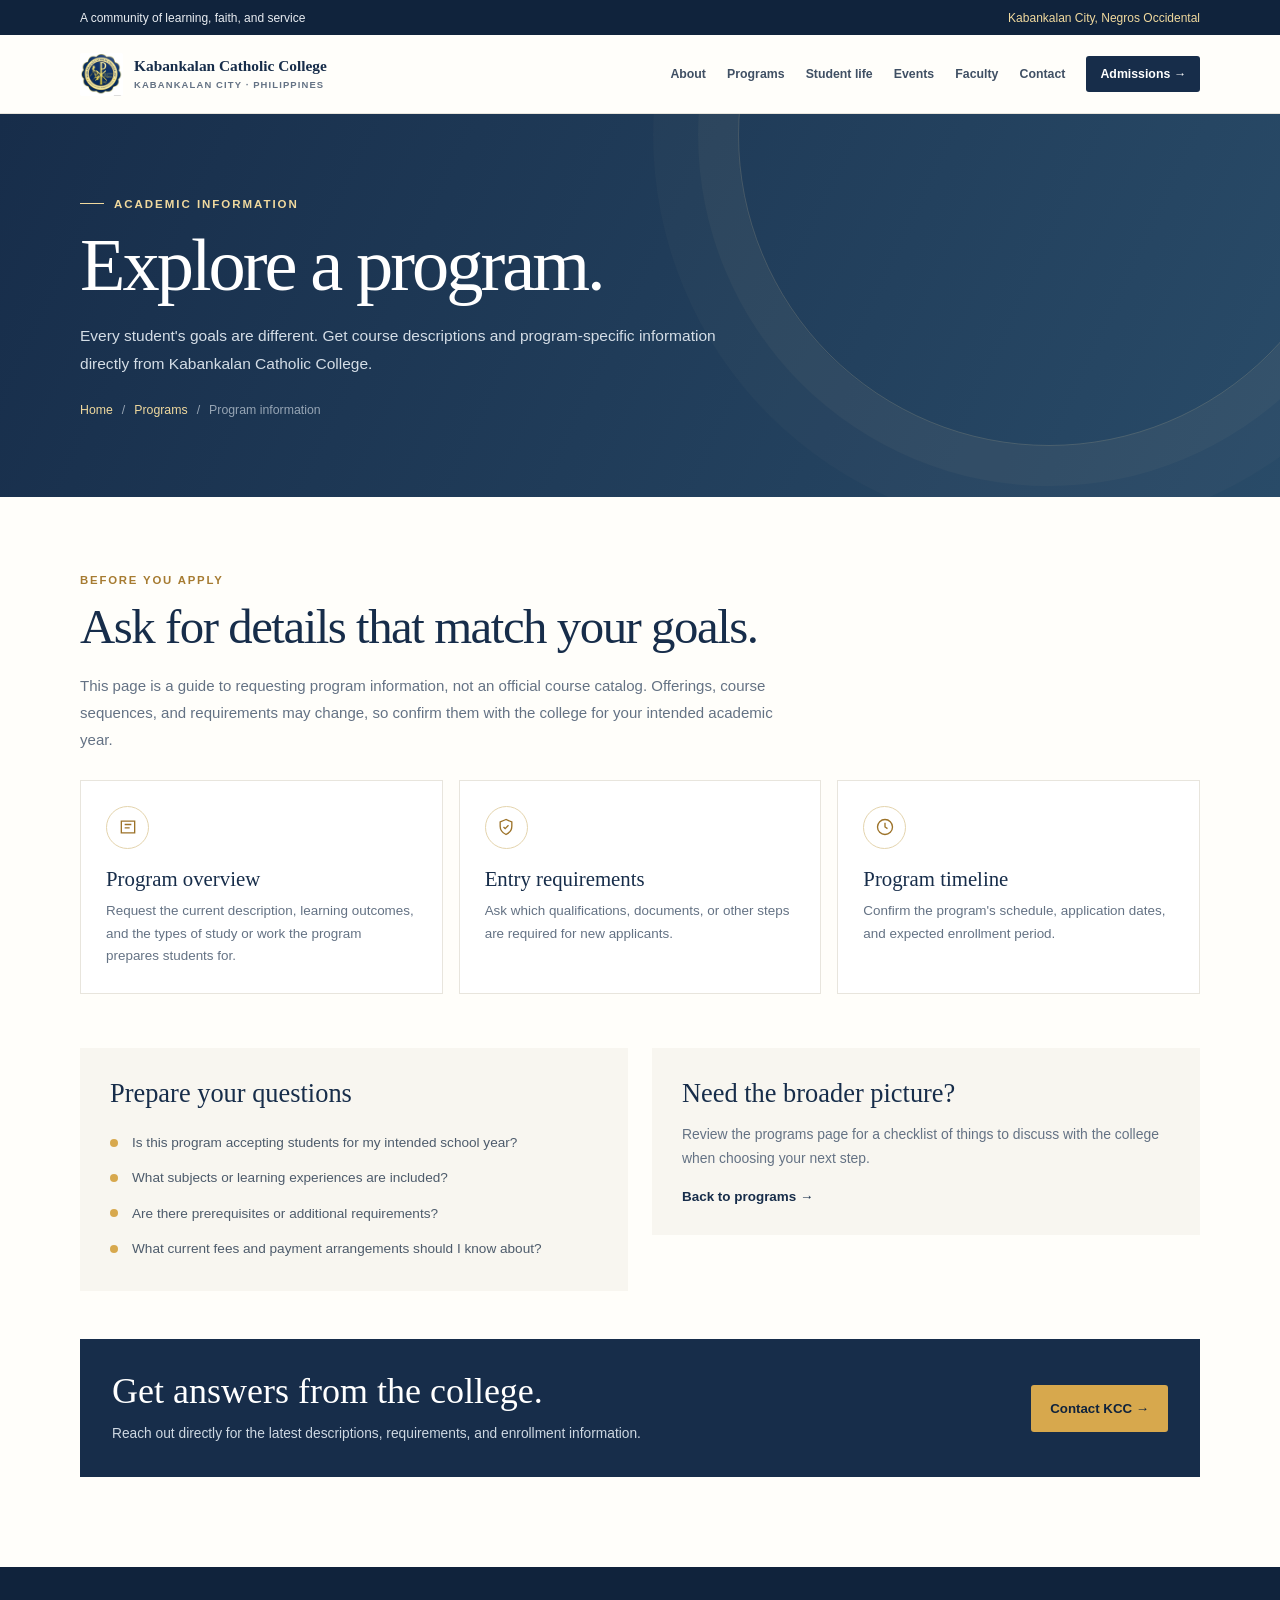
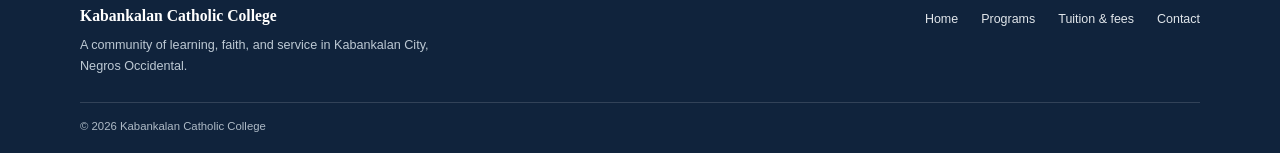
<file: course-details.html>
<!doctype html>
<html lang="en">
<head>
  <meta charset="utf-8">
  <meta name="viewport" content="width=device-width, initial-scale=1">
  <meta name="theme-color" content="#172d4a">
  <meta name="description" content="Request current course descriptions and program requirements from Kabankalan Catholic College.">
  <title>Program Information | Kabankalan Catholic College</title>
  <link rel="stylesheet" href="assets/site.css">
  <script src="assets/site.js" defer></script>
</head>
<body>
  <div class="topline"><div class="wrap topline-inner"><p>A community of learning, faith, and service</p><p><a href="index.html#visit">Kabankalan City, Negros Occidental</a></p></div></div>
  <header class="navbar"><div class="wrap nav-inner">
    <a class="brand" href="index.html" aria-label="Kabankalan Catholic College home"><span class="brand-mark"><img class="brand-image" src="assets/kcc-logo.png" alt=""></span><span><span class="brand-name">Kabankalan Catholic College</span><span class="brand-place">Kabankalan City · Philippines</span></span></a>
    <button class="menu-toggle" type="button" aria-label="Open navigation menu" aria-expanded="false" aria-controls="primary-navigation"><svg viewBox="0 0 24 24" fill="none" stroke="currentColor" stroke-width="1.8" stroke-linecap="round"><path d="M4 7h16M4 12h16M4 17h16"/></svg></button>
    <nav class="nav-links" id="primary-navigation" aria-label="Main navigation"><a href="about.html">About</a><a href="courses.html" aria-current="page">Programs</a><a href="starter-page.html">Student life</a><a href="events.html">Events</a><a href="trainers.html">Faculty</a><a href="contact.html">Contact</a><a class="nav-cta" href="index.html#admissions">Admissions →</a></nav>
  </div></header>
  <main>
    <section class="page-hero"><div class="wrap page-hero-inner"><span class="eyebrow">Academic information</span><h1>Explore a program.</h1><p>Every student's goals are different. Get course descriptions and program-specific information directly from Kabankalan Catholic College.</p><div class="breadcrumbs"><a href="index.html">Home</a><span>/</span><a href="courses.html">Programs</a><span>/</span><span>Program information</span></div></div></section>
    <section class="page-main"><div class="wrap">
      <span class="section-label">Before you apply</span><h2 class="section-title">Ask for details that match your goals.</h2>
      <p class="lead">This page is a guide to requesting program information, not an official course catalog. Offerings, course sequences, and requirements may change, so confirm them with the college for your intended academic year.</p>
      <div class="card-grid">
        <article class="info-card"><span class="card-icon"><svg viewBox="0 0 24 24" fill="none" stroke="currentColor" stroke-width="1.6"><path d="M4 5h16v14H4z"/><path d="M8 9h8M8 13h6"/></svg></span><h3>Program overview</h3><p>Request the current description, learning outcomes, and the types of study or work the program prepares students for.</p></article>
        <article class="info-card"><span class="card-icon"><svg viewBox="0 0 24 24" fill="none" stroke="currentColor" stroke-width="1.6"><path d="M12 3 5 6v5c0 5 3 8 7 10 4-2 7-5 7-10V6l-7-3Z"/><path d="m9 12 2 2 4-4"/></svg></span><h3>Entry requirements</h3><p>Ask which qualifications, documents, or other steps are required for new applicants.</p></article>
        <article class="info-card"><span class="card-icon"><svg viewBox="0 0 24 24" fill="none" stroke="currentColor" stroke-width="1.6"><circle cx="12" cy="12" r="9"/><path d="M12 7v5l3 2"/></svg></span><h3>Program timeline</h3><p>Confirm the program's schedule, application dates, and expected enrollment period.</p></article>
      </div>
      <div class="content-grid section-block">
        <article class="soft-panel"><h2>Prepare your questions</h2><ul class="bullet-list"><li>Is this program accepting students for my intended school year?</li><li>What subjects or learning experiences are included?</li><li>Are there prerequisites or additional requirements?</li><li>What current fees and payment arrangements should I know about?</li></ul></article>
        <article class="soft-panel"><h2>Need the broader picture?</h2><p>Review the programs page for a checklist of things to discuss with the college when choosing your next step.</p><a class="plain-link" href="courses.html">Back to programs →</a></article>
      </div>
      <div class="callout"><div><h2>Get answers from the college.</h2><p>Reach out directly for the latest descriptions, requirements, and enrollment information.</p></div><a class="button" href="contact.html">Contact KCC →</a></div>
    </div></section>
  </main>
  <footer><div class="wrap"><div class="footer-main"><div class="footer-copy"><strong>Kabankalan Catholic College</strong><p>A community of learning, faith, and service in Kabankalan City, Negros Occidental.</p></div><nav class="footer-links" aria-label="Footer navigation"><a href="index.html">Home</a><a href="courses.html">Programs</a><a href="pricing.html">Tuition &amp; fees</a><a href="contact.html">Contact</a></nav></div><div class="footer-bottom"><p>© <span id="current-year"></span> Kabankalan Catholic College</p></div></div></footer>
</body>
</html>
</file>
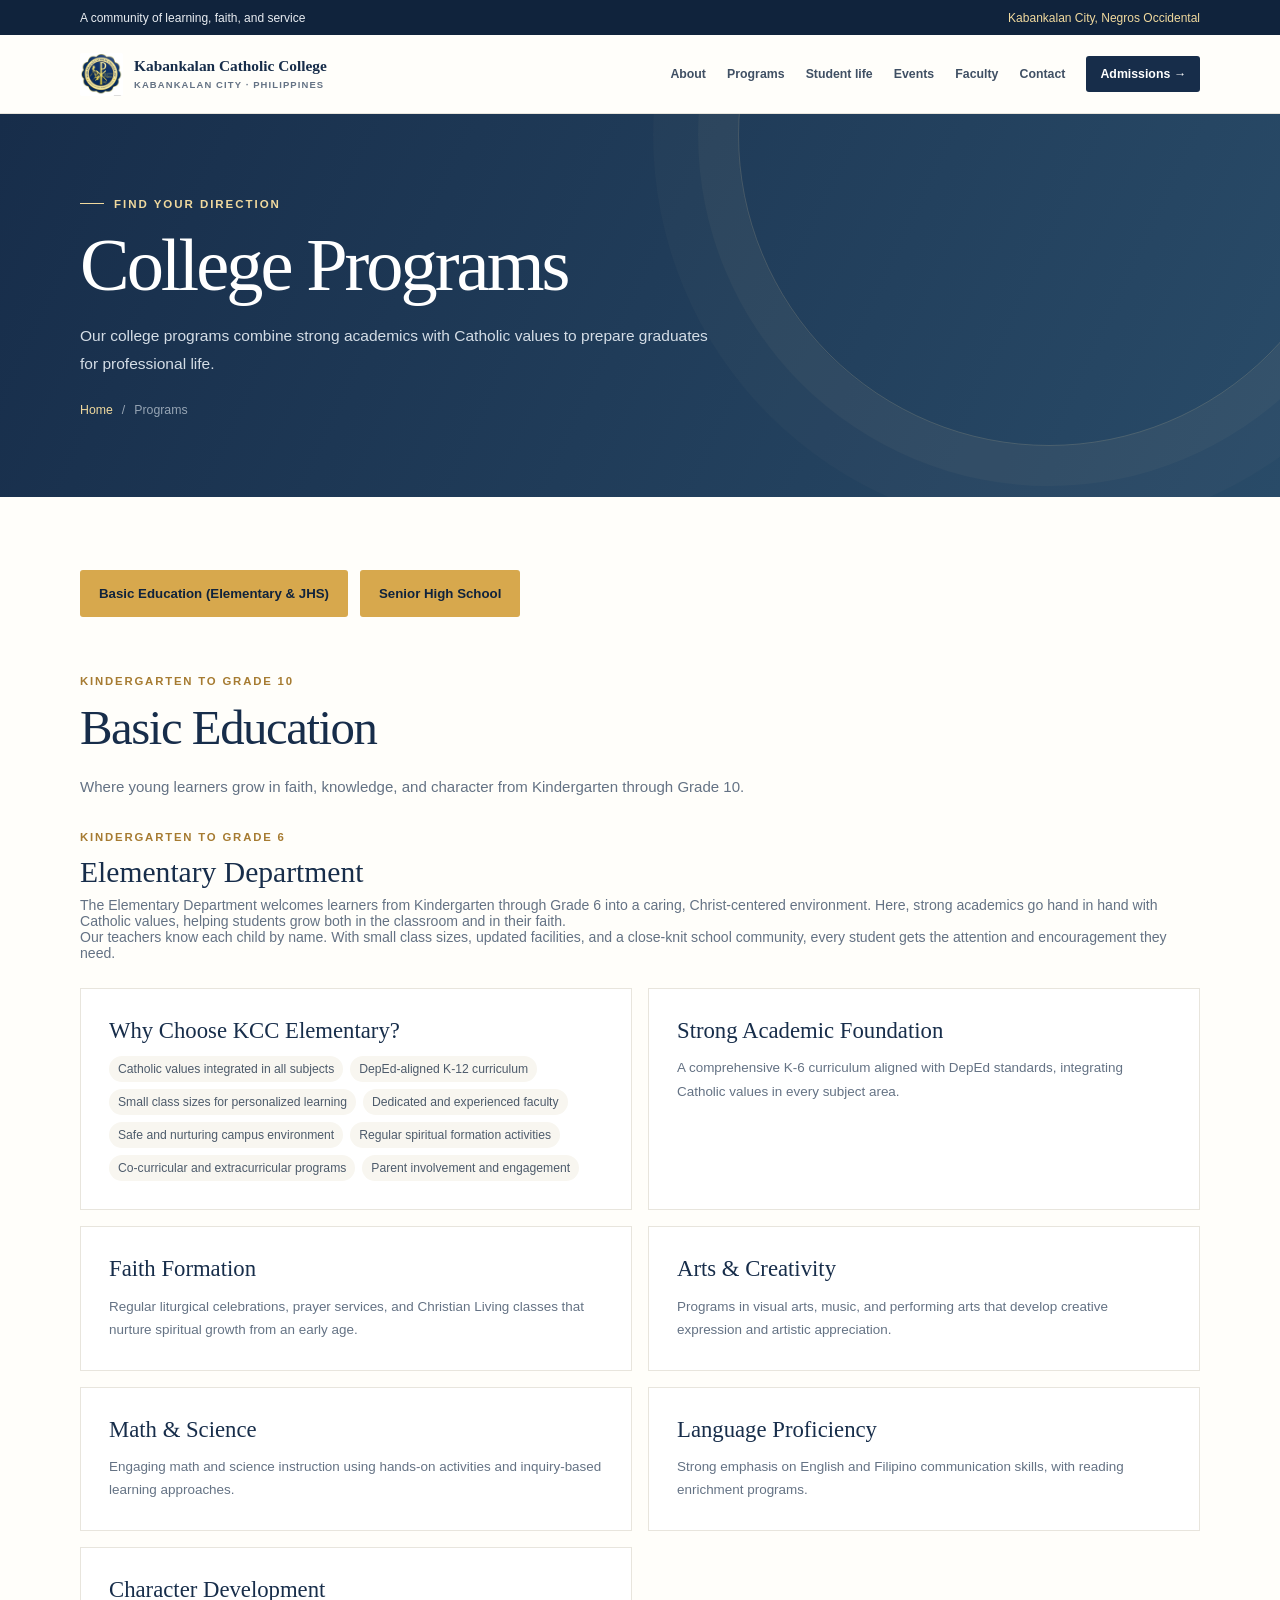
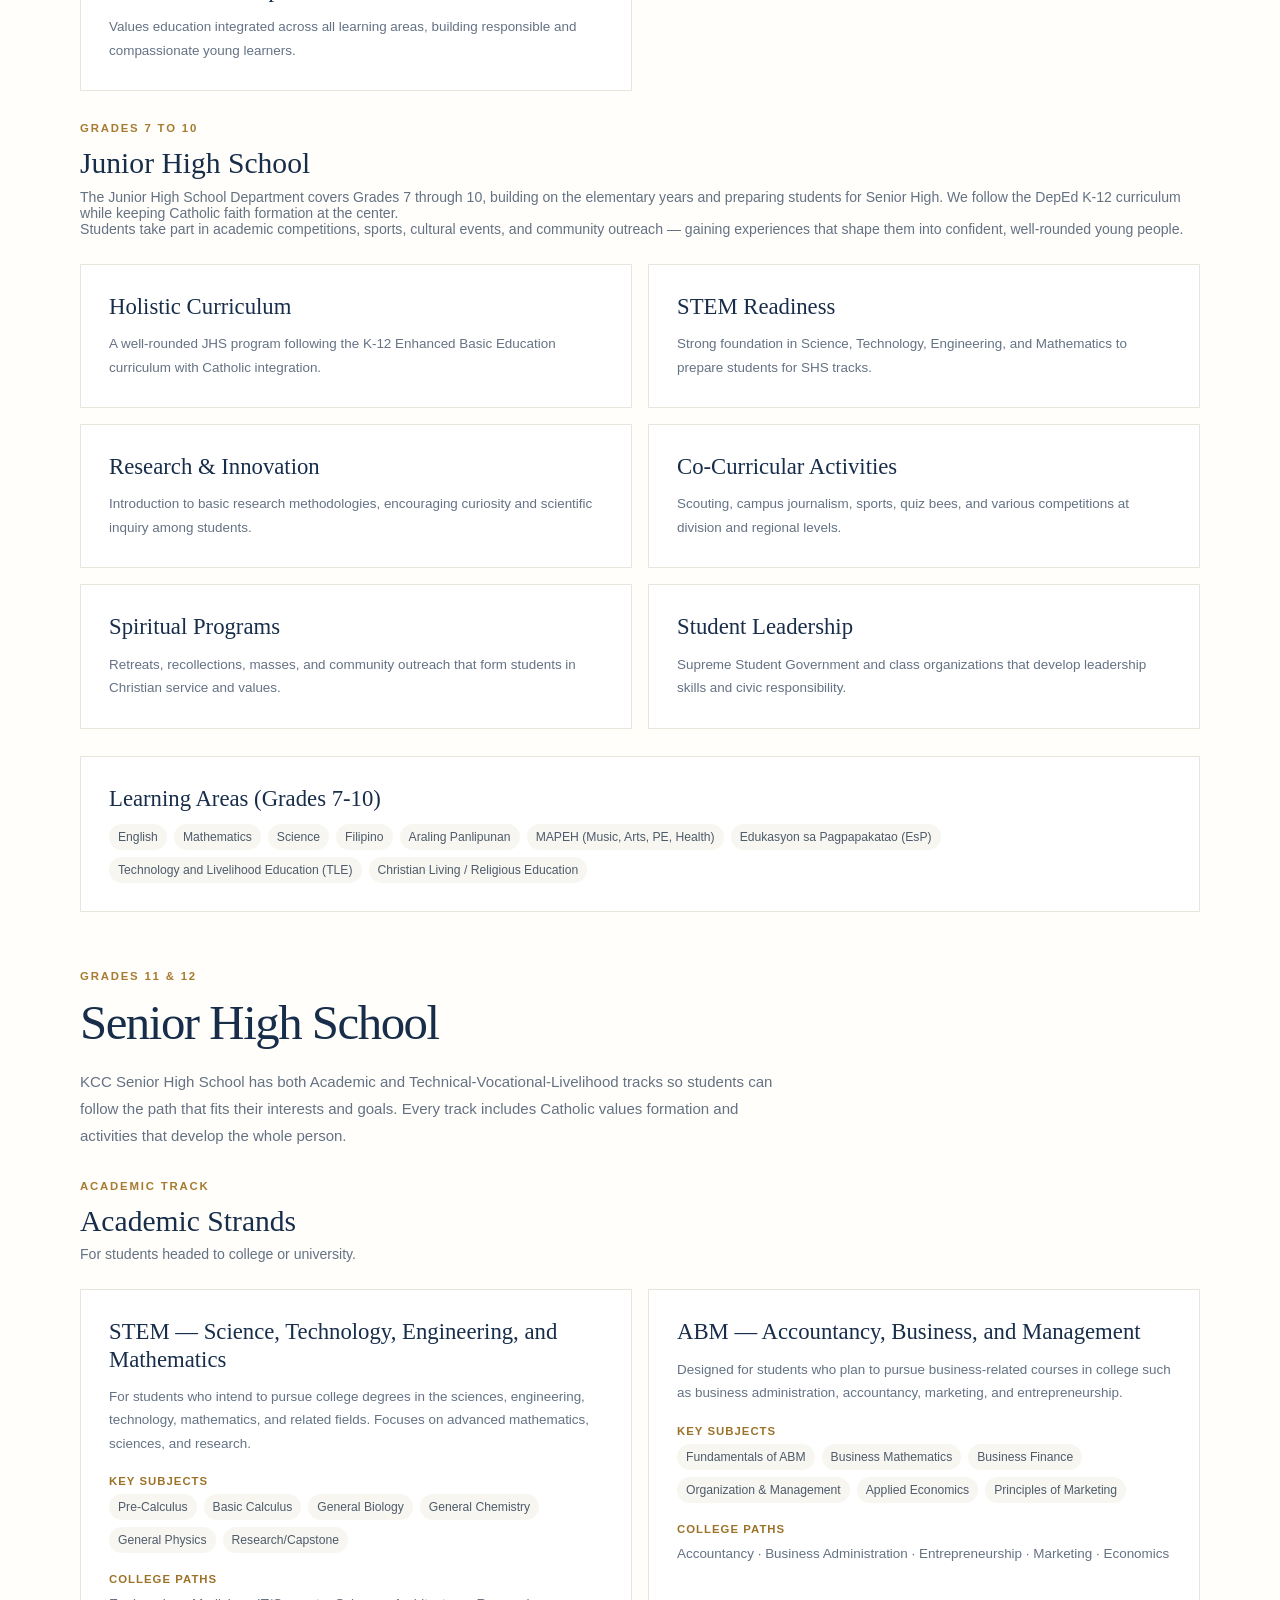
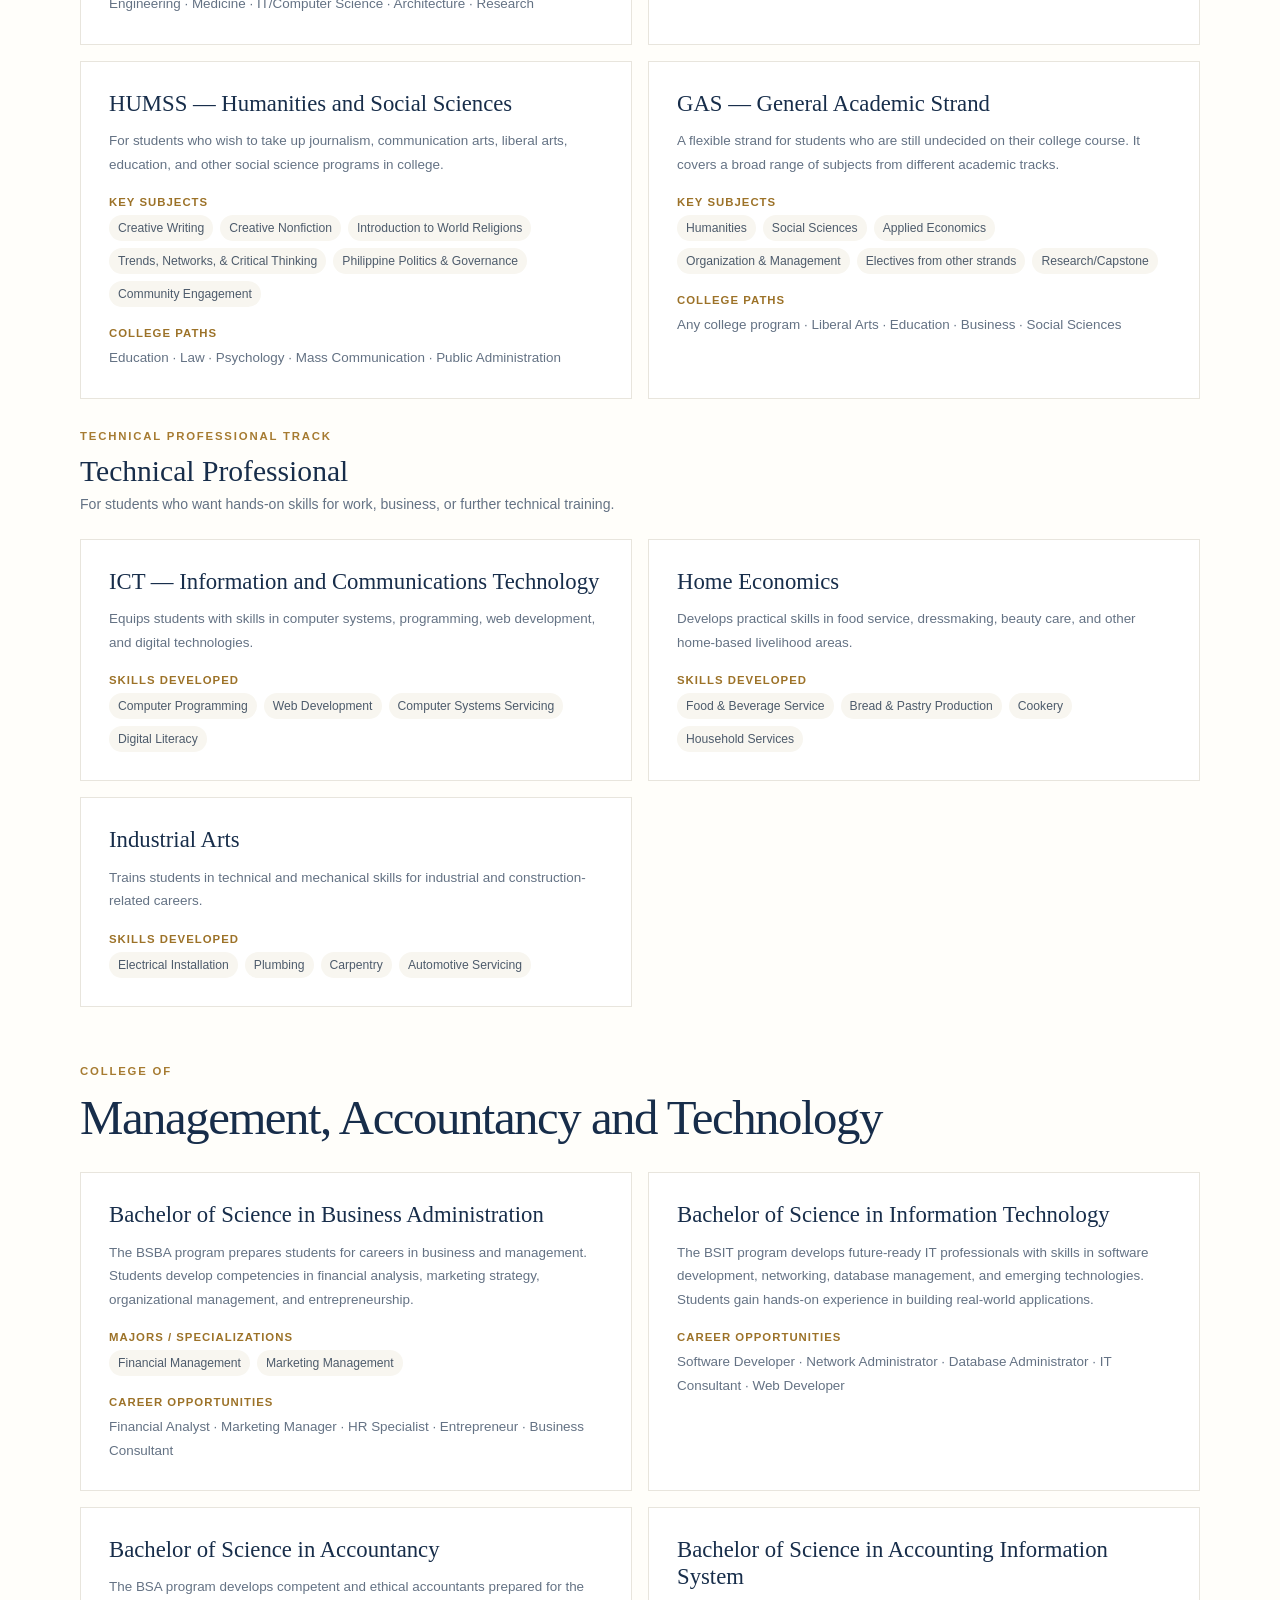
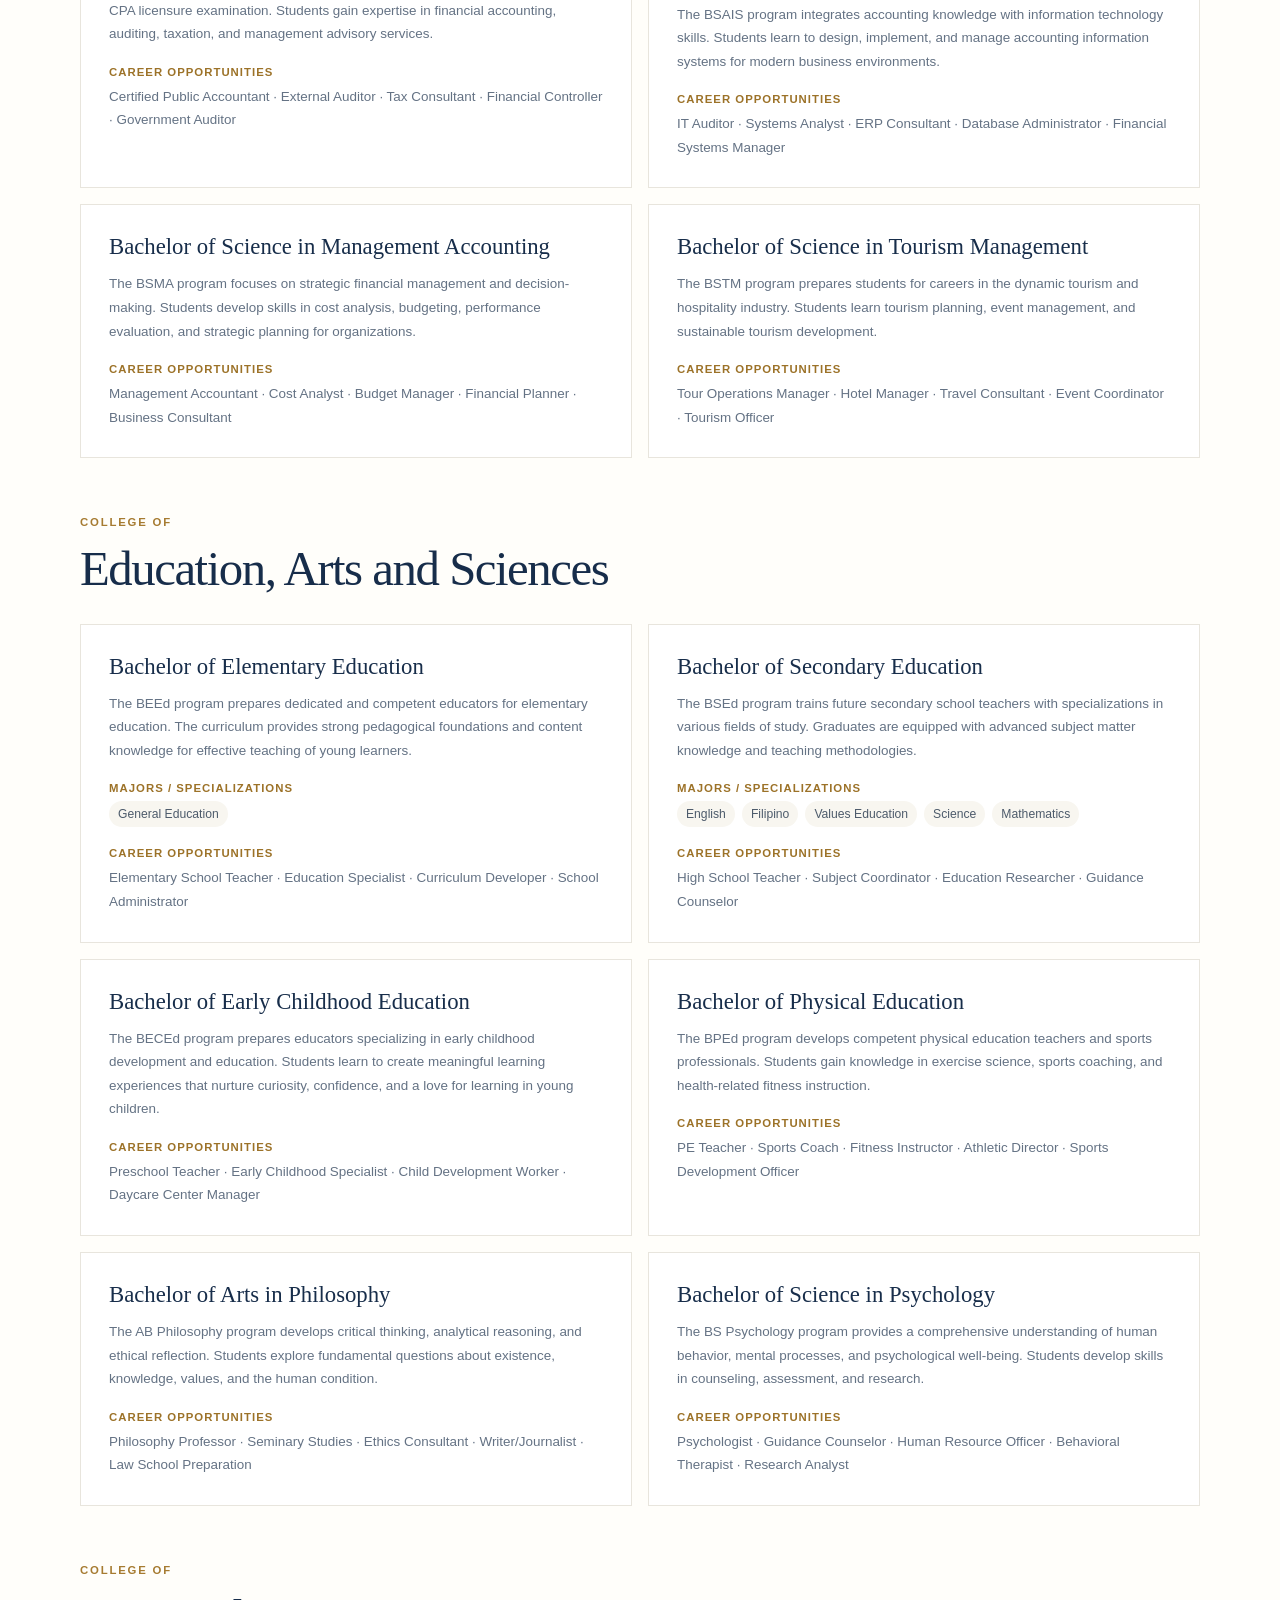
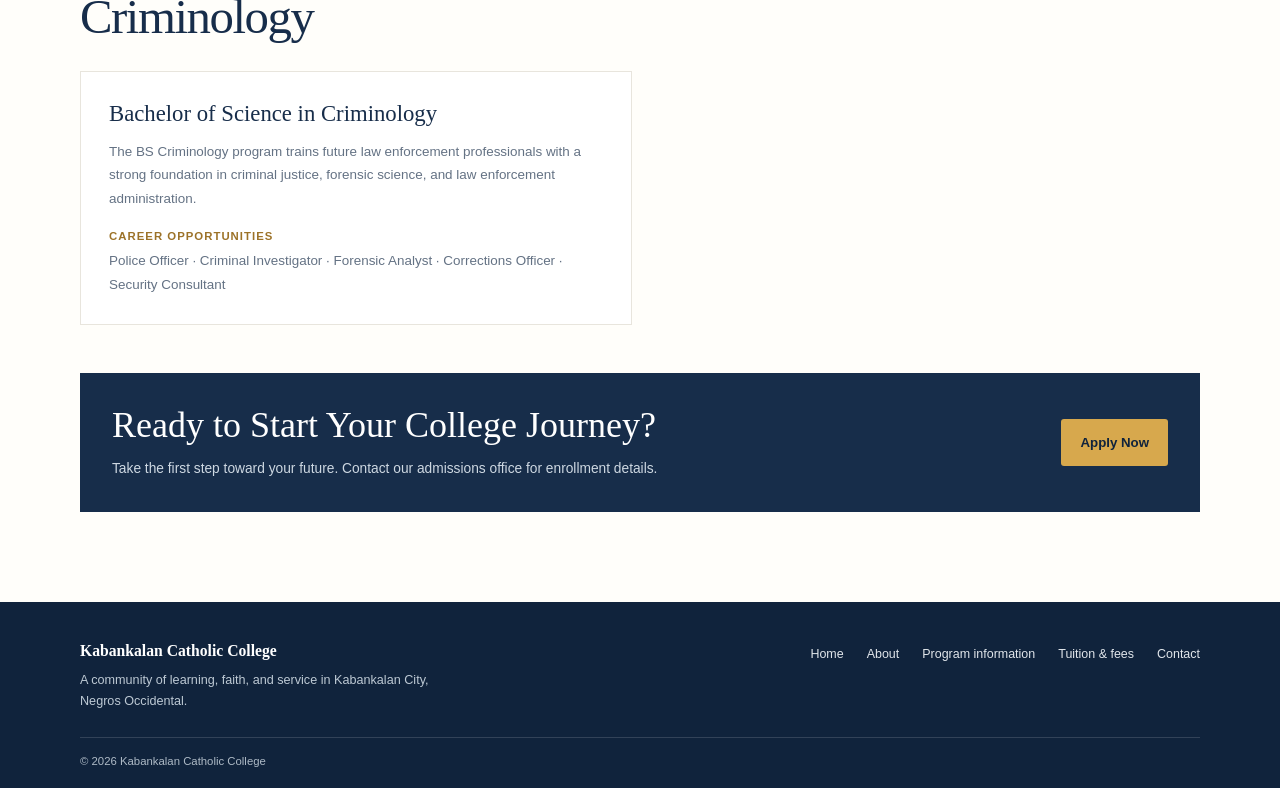
<file: courses.html>
<!doctype html>
<html lang="en">
<head>
  <meta charset="utf-8">
  <meta name="viewport" content="width=device-width, initial-scale=1">
  <meta name="theme-color" content="#172d4a">
  <meta name="description" content="Explore study options at Kabankalan Catholic College and ask the college for its current official program list.">
  <title>Programs &amp; Courses | Kabankalan Catholic College</title>
  <link rel="stylesheet" href="assets/site.css">
  <script src="assets/site.js" defer></script>
</head>
<body>
  <div class="topline"><div class="wrap topline-inner"><p>A community of learning, faith, and service</p><p><a href="index.html#visit">Kabankalan City, Negros Occidental</a></p></div></div>
  <header class="navbar"><div class="wrap nav-inner">
    <a class="brand" href="index.html" aria-label="Kabankalan Catholic College home"><span class="brand-mark"><img class="brand-image" src="assets/kcc-logo.png" alt=""></span><span><span class="brand-name">Kabankalan Catholic College</span><span class="brand-place">Kabankalan City · Philippines</span></span></a>
    <button class="menu-toggle" type="button" aria-label="Open navigation menu" aria-expanded="false" aria-controls="primary-navigation"><svg viewBox="0 0 24 24" fill="none" stroke="currentColor" stroke-width="1.8" stroke-linecap="round"><path d="M4 7h16M4 12h16M4 17h16"/></svg></button>
    <nav class="nav-links" id="primary-navigation" aria-label="Main navigation"><a href="about.html">About</a><a href="courses.html" aria-current="page">Programs</a><a href="starter-page.html">Student life</a><a href="events.html">Events</a><a href="trainers.html">Faculty</a><a href="contact.html">Contact</a><a class="nav-cta" href="index.html#admissions">Admissions →</a></nav>
  </div></header>
  <main>
    <section class="page-hero"><div class="wrap page-hero-inner"><span class="eyebrow">Find your direction</span><h1>College Programs</h1><p>Our college programs combine strong academics with Catholic values to prepare graduates for professional life.</p><div class="breadcrumbs"><a href="index.html">Home</a><span>/</span><span>Programs</span></div></div></section>
    <section class="page-main"><div class="wrap">
      <div class="program-links"><a class="button" href="#basic-education">Basic Education (Elementary &amp; JHS)</a><a class="button" href="#senior-high">Senior High School</a></div>

      <div id="basic-education" class="program-section section-block">
        <span class="section-label">Kindergarten to Grade 10</span><h2 class="section-title">Basic Education</h2>
        <p class="lead">Where young learners grow in faith, knowledge, and character from Kindergarten through Grade 10.</p>

        <div class="track-section">
          <span class="section-label">Kindergarten to Grade 6</span><h3 class="track-title">Elementary Department</h3>
          <p class="track-lead">The Elementary Department welcomes learners from Kindergarten through Grade 6 into a caring, Christ-centered environment. Here, strong academics go hand in hand with Catholic values, helping students grow both in the classroom and in their faith.</p>
          <p class="track-lead">Our teachers know each child by name. With small class sizes, updated facilities, and a close-knit school community, every student gets the attention and encouragement they need.</p>
          <div class="program-grid">
            <article class="program-card"><h3>Why Choose KCC Elementary?</h3><ul><li>Catholic values integrated in all subjects</li><li>DepEd-aligned K-12 curriculum</li><li>Small class sizes for personalized learning</li><li>Dedicated and experienced faculty</li><li>Safe and nurturing campus environment</li><li>Regular spiritual formation activities</li><li>Co-curricular and extracurricular programs</li><li>Parent involvement and engagement</li></ul></article>
            <article class="program-card"><h3>Strong Academic Foundation</h3><p>A comprehensive K-6 curriculum aligned with DepEd standards, integrating Catholic values in every subject area.</p></article>
            <article class="program-card"><h3>Faith Formation</h3><p>Regular liturgical celebrations, prayer services, and Christian Living classes that nurture spiritual growth from an early age.</p></article>
            <article class="program-card"><h3>Arts &amp; Creativity</h3><p>Programs in visual arts, music, and performing arts that develop creative expression and artistic appreciation.</p></article>
            <article class="program-card"><h3>Math &amp; Science</h3><p>Engaging math and science instruction using hands-on activities and inquiry-based learning approaches.</p></article>
            <article class="program-card"><h3>Language Proficiency</h3><p>Strong emphasis on English and Filipino communication skills, with reading enrichment programs.</p></article>
            <article class="program-card"><h3>Character Development</h3><p>Values education integrated across all learning areas, building responsible and compassionate young learners.</p></article>
          </div>
        </div>

        <div class="track-section section-block">
          <span class="section-label">Grades 7 to 10</span><h3 class="track-title">Junior High School</h3>
          <p class="track-lead">The Junior High School Department covers Grades 7 through 10, building on the elementary years and preparing students for Senior High. We follow the DepEd K-12 curriculum while keeping Catholic faith formation at the center.</p>
          <p class="track-lead">Students take part in academic competitions, sports, cultural events, and community outreach — gaining experiences that shape them into confident, well-rounded young people.</p>
          <div class="program-grid">
            <article class="program-card"><h3>Holistic Curriculum</h3><p>A well-rounded JHS program following the K-12 Enhanced Basic Education curriculum with Catholic integration.</p></article>
            <article class="program-card"><h3>STEM Readiness</h3><p>Strong foundation in Science, Technology, Engineering, and Mathematics to prepare students for SHS tracks.</p></article>
            <article class="program-card"><h3>Research &amp; Innovation</h3><p>Introduction to basic research methodologies, encouraging curiosity and scientific inquiry among students.</p></article>
            <article class="program-card"><h3>Co-Curricular Activities</h3><p>Scouting, campus journalism, sports, quiz bees, and various competitions at division and regional levels.</p></article>
            <article class="program-card"><h3>Spiritual Programs</h3><p>Retreats, recollections, masses, and community outreach that form students in Christian service and values.</p></article>
            <article class="program-card"><h3>Student Leadership</h3><p>Supreme Student Government and class organizations that develop leadership skills and civic responsibility.</p></article>
          </div>
          <article class="program-card track-section"><h3>Learning Areas (Grades 7-10)</h3><ul><li>English</li><li>Mathematics</li><li>Science</li><li>Filipino</li><li>Araling Panlipunan</li><li>MAPEH (Music, Arts, PE, Health)</li><li>Edukasyon sa Pagpapakatao (EsP)</li><li>Technology and Livelihood Education (TLE)</li><li>Christian Living / Religious Education</li></ul></article>
        </div>
      </div>

      <div id="senior-high" class="program-section section-block">
        <span class="section-label">Grades 11 &amp; 12</span><h2 class="section-title">Senior High School</h2>
        <p class="lead">KCC Senior High School has both Academic and Technical-Vocational-Livelihood tracks so students can follow the path that fits their interests and goals. Every track includes Catholic values formation and activities that develop the whole person.</p>

        <div class="track-section">
          <span class="section-label">Academic Track</span><h3 class="track-title">Academic Strands</h3><p class="track-lead">For students headed to college or university.</p>
          <div class="program-grid">
            <article class="program-card"><h3>STEM — Science, Technology, Engineering, and Mathematics</h3><p>For students who intend to pursue college degrees in the sciences, engineering, technology, mathematics, and related fields. Focuses on advanced mathematics, sciences, and research.</p><h4>Key Subjects</h4><ul><li>Pre-Calculus</li><li>Basic Calculus</li><li>General Biology</li><li>General Chemistry</li><li>General Physics</li><li>Research/Capstone</li></ul><h4>College Paths</h4><p>Engineering · Medicine · IT/Computer Science · Architecture · Research</p></article>
            <article class="program-card"><h3>ABM — Accountancy, Business, and Management</h3><p>Designed for students who plan to pursue business-related courses in college such as business administration, accountancy, marketing, and entrepreneurship.</p><h4>Key Subjects</h4><ul><li>Fundamentals of ABM</li><li>Business Mathematics</li><li>Business Finance</li><li>Organization &amp; Management</li><li>Applied Economics</li><li>Principles of Marketing</li></ul><h4>College Paths</h4><p>Accountancy · Business Administration · Entrepreneurship · Marketing · Economics</p></article>
            <article class="program-card"><h3>HUMSS — Humanities and Social Sciences</h3><p>For students who wish to take up journalism, communication arts, liberal arts, education, and other social science programs in college.</p><h4>Key Subjects</h4><ul><li>Creative Writing</li><li>Creative Nonfiction</li><li>Introduction to World Religions</li><li>Trends, Networks, &amp; Critical Thinking</li><li>Philippine Politics &amp; Governance</li><li>Community Engagement</li></ul><h4>College Paths</h4><p>Education · Law · Psychology · Mass Communication · Public Administration</p></article>
            <article class="program-card"><h3>GAS — General Academic Strand</h3><p>A flexible strand for students who are still undecided on their college course. It covers a broad range of subjects from different academic tracks.</p><h4>Key Subjects</h4><ul><li>Humanities</li><li>Social Sciences</li><li>Applied Economics</li><li>Organization &amp; Management</li><li>Electives from other strands</li><li>Research/Capstone</li></ul><h4>College Paths</h4><p>Any college program · Liberal Arts · Education · Business · Social Sciences</p></article>
          </div>
        </div>

        <div class="track-section section-block">
          <span class="section-label">Technical Professional Track</span><h3 class="track-title">Technical Professional</h3><p class="track-lead">For students who want hands-on skills for work, business, or further technical training.</p>
          <div class="program-grid">
            <article class="program-card"><h3>ICT — Information and Communications Technology</h3><p>Equips students with skills in computer systems, programming, web development, and digital technologies.</p><h4>Skills Developed</h4><ul><li>Computer Programming</li><li>Web Development</li><li>Computer Systems Servicing</li><li>Digital Literacy</li></ul></article>
            <article class="program-card"><h3>Home Economics</h3><p>Develops practical skills in food service, dressmaking, beauty care, and other home-based livelihood areas.</p><h4>Skills Developed</h4><ul><li>Food &amp; Beverage Service</li><li>Bread &amp; Pastry Production</li><li>Cookery</li><li>Household Services</li></ul></article>
            <article class="program-card"><h3>Industrial Arts</h3><p>Trains students in technical and mechanical skills for industrial and construction-related careers.</p><h4>Skills Developed</h4><ul><li>Electrical Installation</li><li>Plumbing</li><li>Carpentry</li><li>Automotive Servicing</li></ul></article>
          </div>
        </div>
      </div>

      <div class="program-section section-block">
        <span class="section-label">College of</span><h2 class="section-title">Management, Accountancy and Technology</h2>
        <div class="program-grid">
          <article class="program-card"><h3>Bachelor of Science in Business Administration</h3><p>The BSBA program prepares students for careers in business and management. Students develop competencies in financial analysis, marketing strategy, organizational management, and entrepreneurship.</p><h4>Majors / Specializations</h4><ul><li>Financial Management</li><li>Marketing Management</li></ul><h4>Career Opportunities</h4><p>Financial Analyst · Marketing Manager · HR Specialist · Entrepreneur · Business Consultant</p></article>
          <article class="program-card"><h3>Bachelor of Science in Information Technology</h3><p>The BSIT program develops future-ready IT professionals with skills in software development, networking, database management, and emerging technologies. Students gain hands-on experience in building real-world applications.</p><h4>Career Opportunities</h4><p>Software Developer · Network Administrator · Database Administrator · IT Consultant · Web Developer</p></article>
          <article class="program-card"><h3>Bachelor of Science in Accountancy</h3><p>The BSA program develops competent and ethical accountants prepared for the CPA licensure examination. Students gain expertise in financial accounting, auditing, taxation, and management advisory services.</p><h4>Career Opportunities</h4><p>Certified Public Accountant · External Auditor · Tax Consultant · Financial Controller · Government Auditor</p></article>
          <article class="program-card"><h3>Bachelor of Science in Accounting Information System</h3><p>The BSAIS program integrates accounting knowledge with information technology skills. Students learn to design, implement, and manage accounting information systems for modern business environments.</p><h4>Career Opportunities</h4><p>IT Auditor · Systems Analyst · ERP Consultant · Database Administrator · Financial Systems Manager</p></article>
          <article class="program-card"><h3>Bachelor of Science in Management Accounting</h3><p>The BSMA program focuses on strategic financial management and decision-making. Students develop skills in cost analysis, budgeting, performance evaluation, and strategic planning for organizations.</p><h4>Career Opportunities</h4><p>Management Accountant · Cost Analyst · Budget Manager · Financial Planner · Business Consultant</p></article>
          <article class="program-card"><h3>Bachelor of Science in Tourism Management</h3><p>The BSTM program prepares students for careers in the dynamic tourism and hospitality industry. Students learn tourism planning, event management, and sustainable tourism development.</p><h4>Career Opportunities</h4><p>Tour Operations Manager · Hotel Manager · Travel Consultant · Event Coordinator · Tourism Officer</p></article>
        </div>
      </div>

      <div class="program-section section-block">
        <span class="section-label">College of</span><h2 class="section-title">Education, Arts and Sciences</h2>
        <div class="program-grid">
          <article class="program-card"><h3>Bachelor of Elementary Education</h3><p>The BEEd program prepares dedicated and competent educators for elementary education. The curriculum provides strong pedagogical foundations and content knowledge for effective teaching of young learners.</p><h4>Majors / Specializations</h4><ul><li>General Education</li></ul><h4>Career Opportunities</h4><p>Elementary School Teacher · Education Specialist · Curriculum Developer · School Administrator</p></article>
          <article class="program-card"><h3>Bachelor of Secondary Education</h3><p>The BSEd program trains future secondary school teachers with specializations in various fields of study. Graduates are equipped with advanced subject matter knowledge and teaching methodologies.</p><h4>Majors / Specializations</h4><ul><li>English</li><li>Filipino</li><li>Values Education</li><li>Science</li><li>Mathematics</li></ul><h4>Career Opportunities</h4><p>High School Teacher · Subject Coordinator · Education Researcher · Guidance Counselor</p></article>
          <article class="program-card"><h3>Bachelor of Early Childhood Education</h3><p>The BECEd program prepares educators specializing in early childhood development and education. Students learn to create meaningful learning experiences that nurture curiosity, confidence, and a love for learning in young children.</p><h4>Career Opportunities</h4><p>Preschool Teacher · Early Childhood Specialist · Child Development Worker · Daycare Center Manager</p></article>
          <article class="program-card"><h3>Bachelor of Physical Education</h3><p>The BPEd program develops competent physical education teachers and sports professionals. Students gain knowledge in exercise science, sports coaching, and health-related fitness instruction.</p><h4>Career Opportunities</h4><p>PE Teacher · Sports Coach · Fitness Instructor · Athletic Director · Sports Development Officer</p></article>
          <article class="program-card"><h3>Bachelor of Arts in Philosophy</h3><p>The AB Philosophy program develops critical thinking, analytical reasoning, and ethical reflection. Students explore fundamental questions about existence, knowledge, values, and the human condition.</p><h4>Career Opportunities</h4><p>Philosophy Professor · Seminary Studies · Ethics Consultant · Writer/Journalist · Law School Preparation</p></article>
          <article class="program-card"><h3>Bachelor of Science in Psychology</h3><p>The BS Psychology program provides a comprehensive understanding of human behavior, mental processes, and psychological well-being. Students develop skills in counseling, assessment, and research.</p><h4>Career Opportunities</h4><p>Psychologist · Guidance Counselor · Human Resource Officer · Behavioral Therapist · Research Analyst</p></article>
        </div>
      </div>

      <div class="program-section section-block">
        <span class="section-label">College of</span><h2 class="section-title">Criminology</h2>
        <div class="program-grid"><article class="program-card"><h3>Bachelor of Science in Criminology</h3><p>The BS Criminology program trains future law enforcement professionals with a strong foundation in criminal justice, forensic science, and law enforcement administration.</p><h4>Career Opportunities</h4><p>Police Officer · Criminal Investigator · Forensic Analyst · Corrections Officer · Security Consultant</p></article></div>
      </div>

      <div class="callout"><div><h2>Ready to Start Your College Journey?</h2><p>Take the first step toward your future. Contact our admissions office for enrollment details.</p></div><a class="button" href="https://kcc.wela.ph/" target="_blank" rel="noopener noreferrer">Apply Now</a></div>
    </div></section>
  </main>
  <footer><div class="wrap"><div class="footer-main"><div class="footer-copy"><strong>Kabankalan Catholic College</strong><p>A community of learning, faith, and service in Kabankalan City, Negros Occidental.</p></div><nav class="footer-links" aria-label="Footer navigation"><a href="index.html">Home</a><a href="about.html">About</a><a href="course-details.html">Program information</a><a href="pricing.html">Tuition &amp; fees</a><a href="contact.html">Contact</a></nav></div><div class="footer-bottom"><p>© <span id="current-year"></span> Kabankalan Catholic College</p></div></div></footer>
</body>
</html>
</file>
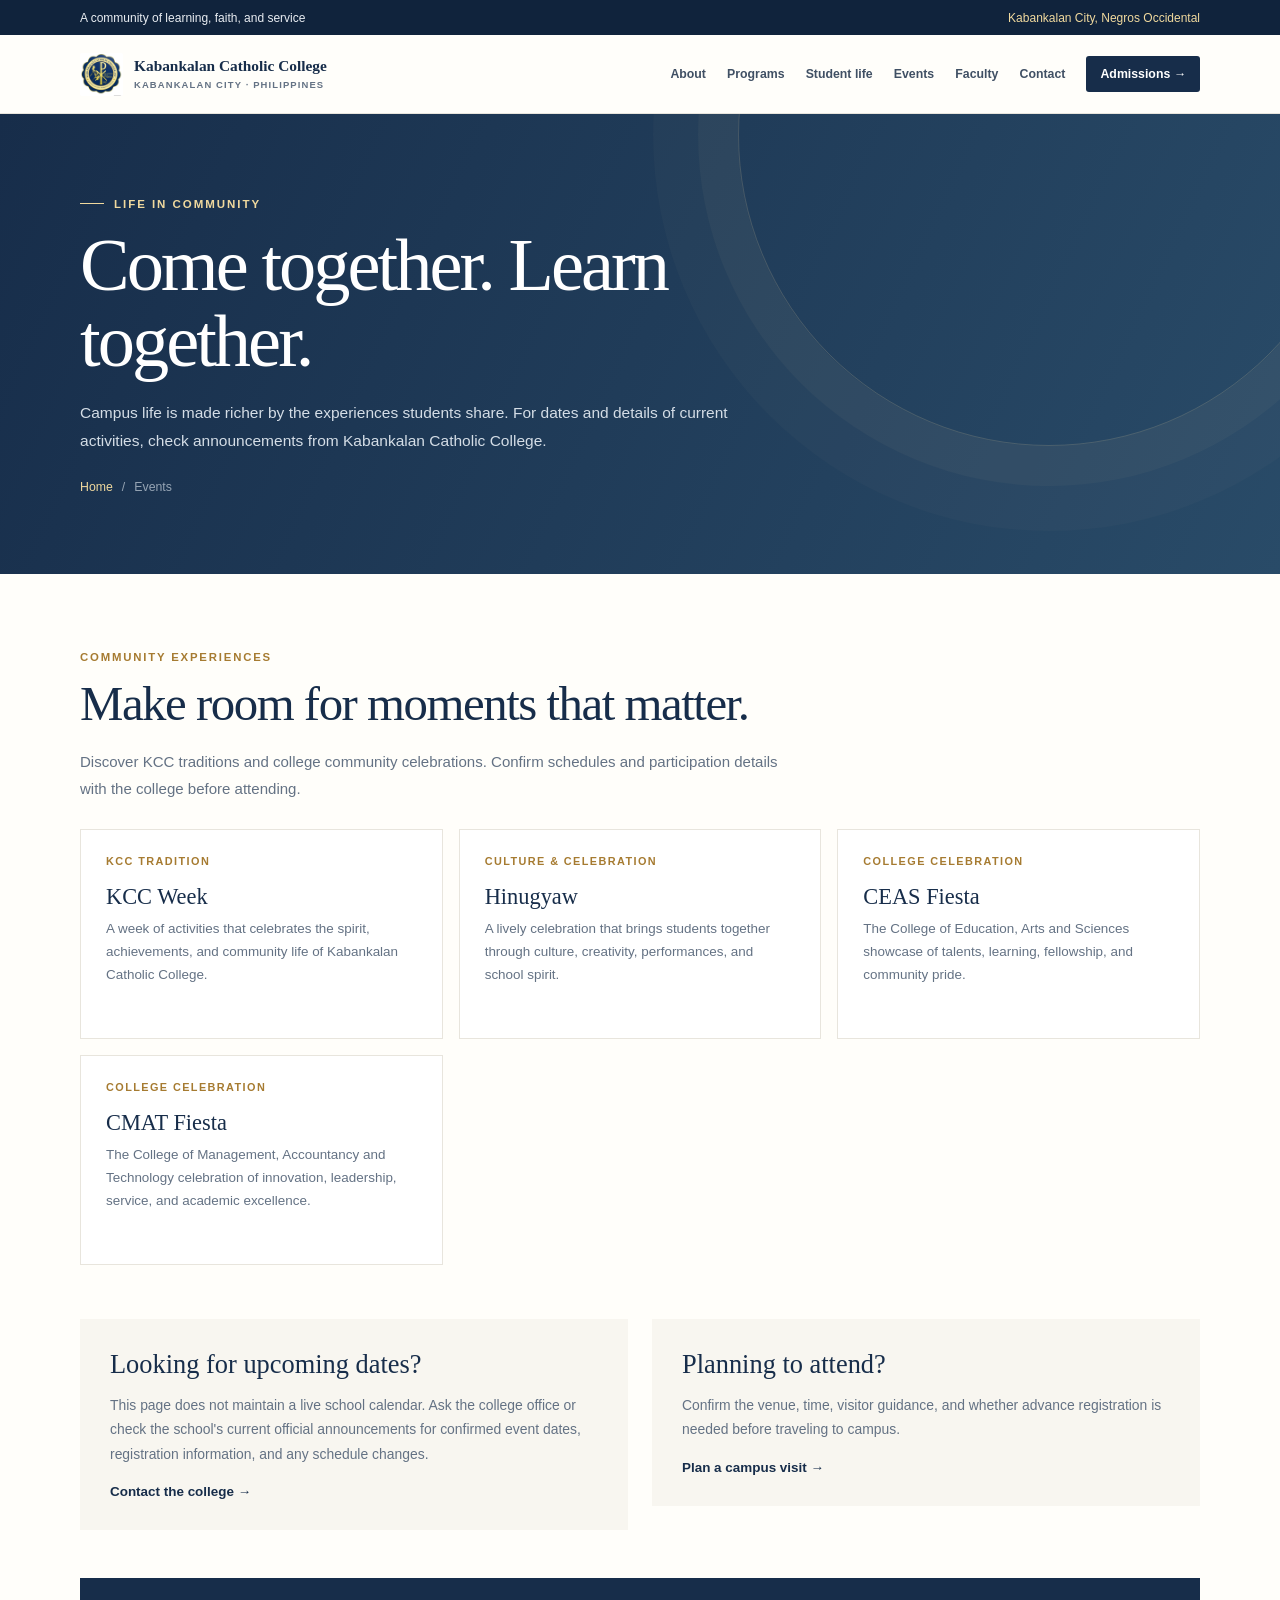
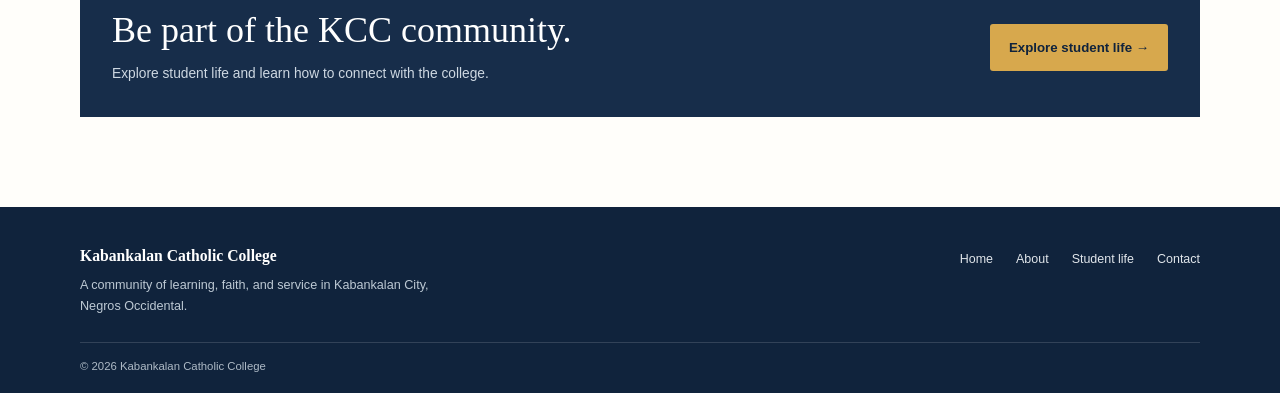
<file: events.html>
<!doctype html>
<html lang="en">
<head>
  <meta charset="utf-8">
  <meta name="viewport" content="width=device-width, initial-scale=1">
  <meta name="theme-color" content="#172d4a">
  <meta name="description" content="Learn about campus community life at Kabankalan Catholic College and where to find current event information.">
  <title>Campus Events | Kabankalan Catholic College</title>
  <link rel="stylesheet" href="assets/site.css">
  <script src="assets/site.js" defer></script>
</head>
<body>
  <div class="topline"><div class="wrap topline-inner"><p>A community of learning, faith, and service</p><p><a href="index.html#visit">Kabankalan City, Negros Occidental</a></p></div></div>
  <header class="navbar"><div class="wrap nav-inner">
    <a class="brand" href="index.html" aria-label="Kabankalan Catholic College home"><span class="brand-mark"><img class="brand-image" src="assets/kcc-logo.png" alt=""></span><span><span class="brand-name">Kabankalan Catholic College</span><span class="brand-place">Kabankalan City · Philippines</span></span></a>
    <button class="menu-toggle" type="button" aria-label="Open navigation menu" aria-expanded="false" aria-controls="primary-navigation"><svg viewBox="0 0 24 24" fill="none" stroke="currentColor" stroke-width="1.8" stroke-linecap="round"><path d="M4 7h16M4 12h16M4 17h16"/></svg></button>
    <nav class="nav-links" id="primary-navigation" aria-label="Main navigation"><a href="about.html">About</a><a href="courses.html">Programs</a><a href="starter-page.html">Student life</a><a href="events.html" aria-current="page">Events</a><a href="trainers.html">Faculty</a><a href="contact.html">Contact</a><a class="nav-cta" href="index.html#admissions">Admissions →</a></nav>
  </div></header>
  <main>
    <section class="page-hero"><div class="wrap page-hero-inner"><span class="eyebrow">Life in community</span><h1>Come together. Learn together.</h1><p>Campus life is made richer by the experiences students share. For dates and details of current activities, check announcements from Kabankalan Catholic College.</p><div class="breadcrumbs"><a href="index.html">Home</a><span>/</span><span>Events</span></div></div></section>
    <section class="page-main"><div class="wrap">
      <span class="section-label">Community experiences</span><h2 class="section-title">Make room for moments that matter.</h2>
      <p class="lead">Discover KCC traditions and college community celebrations. Confirm schedules and participation details with the college before attending.</p>
      <div class="card-grid">
        <article class="event-card"><span class="tag">KCC Tradition</span><h3>KCC Week</h3><p>A week of activities that celebrates the spirit, achievements, and community life of Kabankalan Catholic College.</p></article>
        <article class="event-card"><span class="tag">Culture &amp; Celebration</span><h3>Hinugyaw</h3><p>A lively celebration that brings students together through culture, creativity, performances, and school spirit.</p></article>
        <article class="event-card"><span class="tag">College Celebration</span><h3>CEAS Fiesta</h3><p>The College of Education, Arts and Sciences showcase of talents, learning, fellowship, and community pride.</p></article>
        <article class="event-card"><span class="tag">College Celebration</span><h3>CMAT Fiesta</h3><p>The College of Management, Accountancy and Technology celebration of innovation, leadership, service, and academic excellence.</p></article>
      </div>
      <div class="content-grid section-block">
        <article class="soft-panel"><h2>Looking for upcoming dates?</h2><p>This page does not maintain a live school calendar. Ask the college office or check the school's current official announcements for confirmed event dates, registration information, and any schedule changes.</p><a class="plain-link" href="contact.html">Contact the college →</a></article>
        <article class="soft-panel"><h2>Planning to attend?</h2><p>Confirm the venue, time, visitor guidance, and whether advance registration is needed before traveling to campus.</p><a class="plain-link" href="contact.html">Plan a campus visit →</a></article>
      </div>
      <div class="callout"><div><h2>Be part of the KCC community.</h2><p>Explore student life and learn how to connect with the college.</p></div><a class="button" href="starter-page.html">Explore student life →</a></div>
    </div></section>
  </main>
  <footer><div class="wrap"><div class="footer-main"><div class="footer-copy"><strong>Kabankalan Catholic College</strong><p>A community of learning, faith, and service in Kabankalan City, Negros Occidental.</p></div><nav class="footer-links" aria-label="Footer navigation"><a href="index.html">Home</a><a href="about.html">About</a><a href="starter-page.html">Student life</a><a href="contact.html">Contact</a></nav></div><div class="footer-bottom"><p>© <span id="current-year"></span> Kabankalan Catholic College</p></div></div></footer>
</body>
</html>
</file>
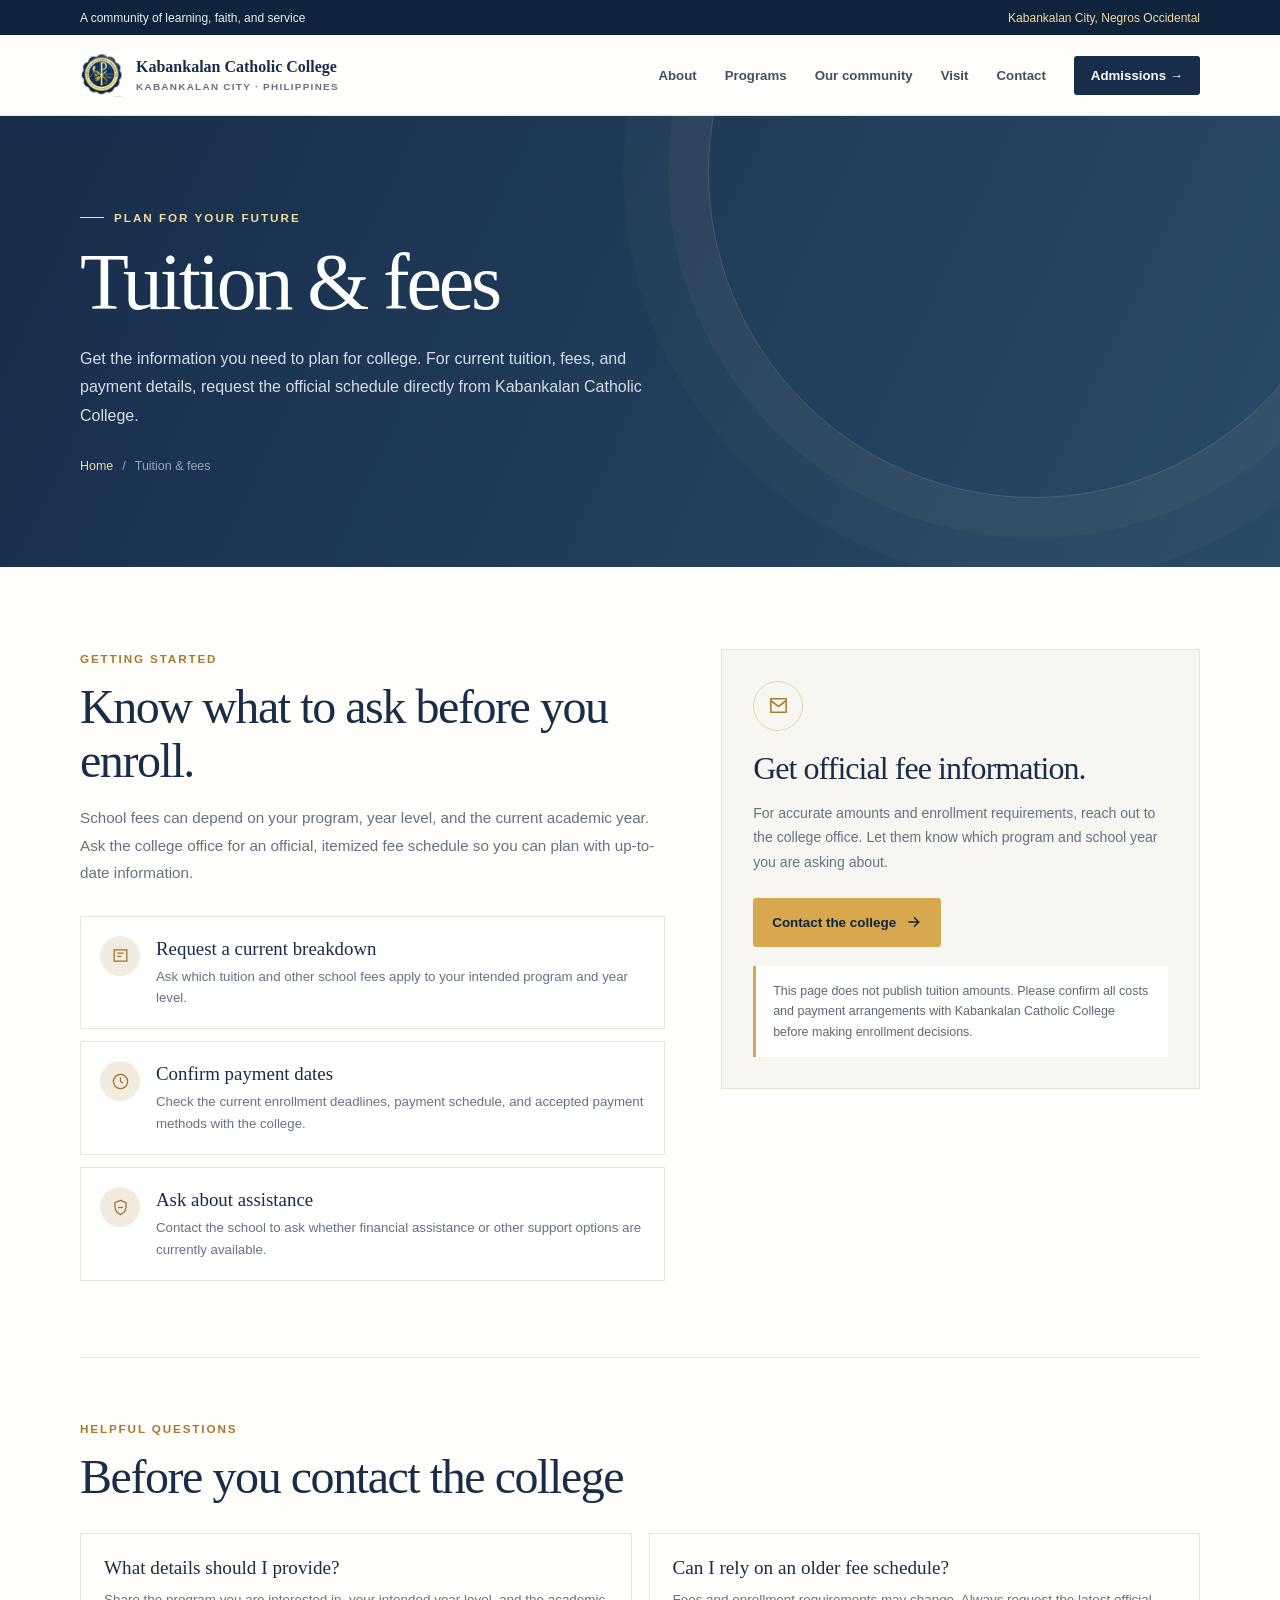
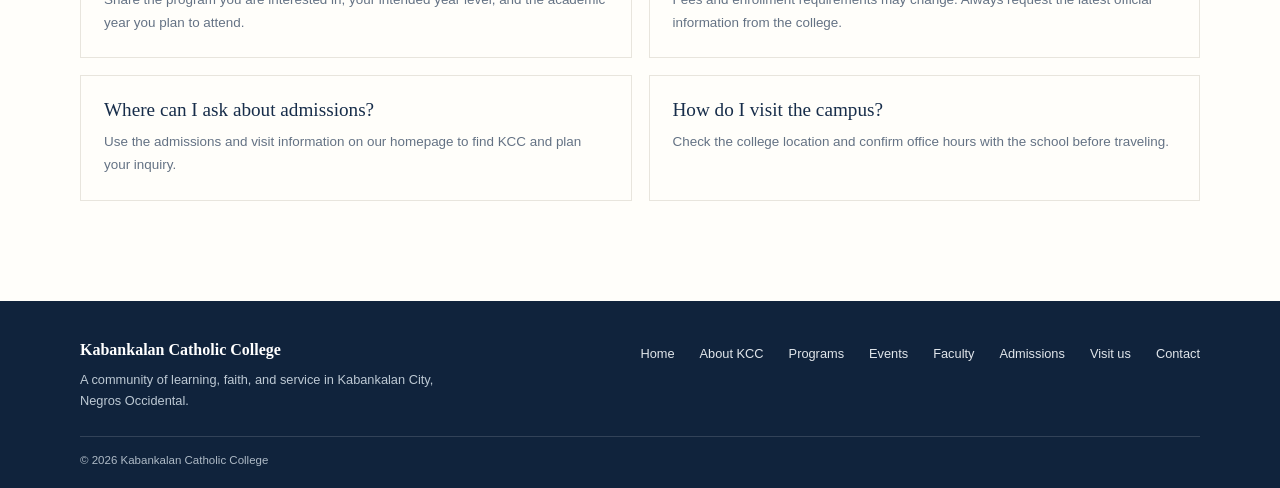
<file: pricing.html>
<!doctype html>
<html lang="en">
<head>
  <meta charset="utf-8">
  <meta name="viewport" content="width=device-width, initial-scale=1">
  <meta name="theme-color" content="#172d4a">
  <meta name="description" content="Learn how to request current tuition and fee information from Kabankalan Catholic College.">
  <title>Tuition &amp; Fees | Kabankalan Catholic College</title>
  <style>
    :root {
      --navy: #172d4a;
      --navy-deep: #10233c;
      --gold: #d7a84d;
      --gold-light: #f0d99e;
      --cream: #f8f6f0;
      --paper: #fffefa;
      --ink: #1b2c40;
      --muted: #647284;
      --line: #e8e5dd;
      --serif: Georgia, "Times New Roman", serif;
      --sans: "Segoe UI", Arial, sans-serif;
    }
    * { box-sizing: border-box; }
    html { scroll-behavior: smooth; }
    body { margin: 0; background: var(--paper); color: var(--ink); font-family: var(--sans); -webkit-font-smoothing: antialiased; }
    a { color: inherit; text-decoration: none; }
    .wrap { width: min(1120px, calc(100% - 48px)); margin: 0 auto; }
    .topline { background: var(--navy-deep); color: #e9edf2; font-size: .75rem; }
    .topline-inner { display: flex; min-height: 35px; align-items: center; justify-content: space-between; gap: 18px; }
    .topline p { margin: 0; }
    .topline a { color: var(--gold-light); }
    .navbar { position: sticky; z-index: 5; top: 0; border-bottom: 1px solid var(--line); background: rgba(255,254,250,.97); backdrop-filter: blur(12px); }
    .nav-inner { display: flex; min-height: 80px; align-items: center; justify-content: space-between; gap: 24px; }
    .brand { display: flex; align-items: center; gap: 12px; }
    .brand-mark { display: block; width: 44px; height: 44px; flex: 0 0 44px; overflow: hidden; border-radius: 3px; background: white; }
    .brand-image { display: block; width: 100%; height: 100%; object-fit: contain; }
    .brand-name { display: block; color: var(--navy); font: 700 1rem/1.1 var(--serif); }
    .brand-place { display: block; margin-top: 5px; color: var(--muted); font-size: .62rem; font-weight: 700; letter-spacing: .13em; text-transform: uppercase; }
    .nav-links { display: flex; align-items: center; gap: 28px; }
    .nav-links a { color: #405064; font-size: .83rem; font-weight: 650; }
    .nav-links a:hover { color: #a67b31; }
    .nav-links .nav-cta { padding: 12px 17px; border-radius: 3px; background: var(--navy); color: white; }
    .nav-links .nav-cta:hover { background: #294a6b; }
    .menu-toggle { display: none; width: 42px; height: 42px; place-items: center; border: 1px solid var(--line); border-radius: 4px; background: transparent; color: var(--navy); }
    .menu-toggle svg { width: 20px; height: 20px; }
    .hero { position: relative; overflow: hidden; background: linear-gradient(115deg, var(--navy), #294b68); color: white; }
    .hero::after { position: absolute; top: -270px; right: -80px; width: 650px; height: 650px; border: 1px solid rgba(240,217,158,.19); border-radius: 50%; box-shadow: 0 0 0 40px rgba(240,217,158,.035), 0 0 0 85px rgba(240,217,158,.025); content: ""; }
    .hero-inner { position: relative; z-index: 1; padding: 88px 0 94px; }
    .eyebrow { display: inline-flex; align-items: center; gap: 10px; color: var(--gold-light); font-size: .73rem; font-weight: 750; letter-spacing: .17em; text-transform: uppercase; }
    .eyebrow::before { width: 24px; height: 1px; background: currentColor; content: ""; }
    h1 { max-width: 720px; margin: 18px 0 0; font: 400 clamp(3rem, 7vw, 5rem)/1.02 var(--serif); letter-spacing: -.04em; }
    .hero p { max-width: 610px; margin: 21px 0 0; color: #d4dde6; font-size: 1rem; line-height: 1.8; }
    .crumbs { display: flex; align-items: center; gap: 9px; margin-top: 28px; color: #cad4de; font-size: .78rem; }
    .crumbs a { color: var(--gold-light); }
    .crumbs span { opacity: .7; }
    .content { padding: 82px 0 100px; }
    .content-grid { display: grid; grid-template-columns: 1.1fr .9fr; gap: 56px; align-items: start; }
    .section-label { color: #a67b31; font-size: .73rem; font-weight: 750; letter-spacing: .16em; text-transform: uppercase; }
    h2 { margin: 13px 0 0; color: var(--navy); font: 400 clamp(2rem, 4vw, 3rem)/1.12 var(--serif); letter-spacing: -.03em; }
    .intro { margin: 17px 0 0; color: var(--muted); font-size: .95rem; line-height: 1.8; }
    .info-list { display: grid; gap: 12px; margin-top: 29px; }
    .info-card { display: grid; grid-template-columns: 42px 1fr; gap: 14px; padding: 19px; border: 1px solid var(--line); background: white; }
    .info-icon { display: grid; width: 40px; height: 40px; place-items: center; border-radius: 50%; background: #f1ecdf; color: #9c7228; }
    .info-icon svg { width: 19px; height: 19px; }
    .info-card h3 { margin: 2px 0 6px; color: var(--navy); font: 400 1.18rem var(--serif); }
    .info-card p { margin: 0; color: var(--muted); font-size: .83rem; line-height: 1.65; }
    .request-card { padding: 31px; border: 1px solid #e8e3d8; background: var(--cream); }
    .request-symbol { display: grid; width: 50px; height: 50px; place-items: center; border: 1px solid #e4d4ad; border-radius: 50%; color: #a67b31; }
    .request-symbol svg { width: 23px; height: 23px; }
    .request-card h2 { margin-top: 20px; font-size: 2rem; }
    .request-card p { margin: 14px 0 0; color: var(--muted); font-size: .88rem; line-height: 1.75; }
    .button { display: inline-flex; min-height: 49px; align-items: center; justify-content: center; gap: 10px; margin-top: 23px; padding: 0 19px; border-radius: 3px; background: var(--gold); color: var(--navy-deep); font-size: .84rem; font-weight: 750; transition: background .2s, transform .2s; }
    .button:hover { transform: translateY(-2px); background: #e4ba68; }
    .button svg { width: 16px; height: 16px; }
    .note { margin-top: 19px; padding: 15px 17px; border-left: 3px solid var(--gold); background: white; color: #5d6875; font-size: .78rem; line-height: 1.65; }
    .faq { margin-top: 76px; padding-top: 61px; border-top: 1px solid var(--line); }
    .faq-head { max-width: 620px; }
    .faq-grid { display: grid; grid-template-columns: 1fr 1fr; gap: 17px; margin-top: 29px; }
    .faq-item { padding: 23px; border: 1px solid var(--line); }
    .faq-item h3 { margin: 0; color: var(--navy); font: 400 1.2rem var(--serif); }
    .faq-item p { margin: 10px 0 0; color: var(--muted); font-size: .84rem; line-height: 1.7; }
    footer { padding: 40px 0 22px; background: var(--navy-deep); color: white; }
    .footer-main { display: flex; justify-content: space-between; gap: 30px; padding-bottom: 25px; }
    .footer-copy { max-width: 360px; }
    .footer-copy strong { font: 700 1rem var(--serif); }
    .footer-copy p { margin: 10px 0 0; color: #bdc9d4; font-size: .8rem; line-height: 1.65; }
    .footer-links { display: flex; flex-wrap: wrap; align-content: flex-start; gap: 18px 25px; padding-top: 5px; }
    .footer-links a { color: #e1e6eb; font-size: .8rem; }
    .footer-links a:hover { color: var(--gold-light); }
    .footer-bottom { padding-top: 17px; border-top: 1px solid rgba(255,255,255,.14); color: #aebac6; font-size: .72rem; }
    .footer-bottom p { margin: 0; }
    @media (max-width: 760px) {
      .wrap { width: min(100% - 36px, 560px); }
      .topline-inner { justify-content: center; text-align: center; }
      .topline-inner p:last-child { display: none; }
      .nav-inner { min-height: 70px; }
      .brand-name { font-size: .91rem; }
      .brand-place { font-size: .56rem; }
      .menu-toggle { display: grid; cursor: pointer; }
      .nav-links { position: absolute; top: 100%; right: 0; left: 0; display: none; align-items: stretch; gap: 0; padding: 8px 18px 16px; border-bottom: 1px solid var(--line); background: var(--paper); }
      .nav-links.is-open { display: flex; flex-direction: column; }
      .nav-links a { padding: 13px 4px; border-bottom: 1px solid #f0eee8; }
      .nav-links .nav-cta { margin-top: 9px; text-align: center; }
      .hero-inner { padding: 69px 0 72px; }
      .content { padding: 62px 0 76px; }
      .content-grid { grid-template-columns: 1fr; gap: 35px; }
      .request-card { padding: 26px; }
      .faq { margin-top: 60px; padding-top: 47px; }
      .faq-grid { grid-template-columns: 1fr; }
      .footer-main { display: block; }
      .footer-links { margin-top: 24px; }
    }
    @media (prefers-reduced-motion: reduce) { *, *::before, *::after { scroll-behavior: auto !important; transition-duration: .01ms !important; } }
  </style>
</head>
<body>
  <div class="topline">
    <div class="wrap topline-inner">
      <p>A community of learning, faith, and service</p>
      <p><a href="index.html#visit">Kabankalan City, Negros Occidental</a></p>
    </div>
  </div>
  <header class="navbar">
    <div class="wrap nav-inner">
      <a class="brand" href="index.html" aria-label="Kabankalan Catholic College home">
        <span class="brand-mark"><img class="brand-image" src="assets/kcc-logo.png" alt=""></span>
        <span><span class="brand-name">Kabankalan Catholic College</span><span class="brand-place">Kabankalan City · Philippines</span></span>
      </a>
      <button class="menu-toggle" type="button" aria-label="Open navigation menu" aria-expanded="false" aria-controls="primary-navigation">
        <svg viewBox="0 0 24 24" fill="none" stroke="currentColor" stroke-width="1.8" stroke-linecap="round"><path d="M4 7h16M4 12h16M4 17h16"/></svg>
      </button>
      <nav class="nav-links" id="primary-navigation" aria-label="Main navigation">
        <a href="index.html#about">About</a>
        <a href="courses.html">Programs</a>
        <a href="index.html#formation">Our community</a>
        <a href="index.html#visit">Visit</a>
        <a href="contact.html">Contact</a>
        <a class="nav-cta" href="index.html#admissions">Admissions <span aria-hidden="true">→</span></a>
      </nav>
    </div>
  </header>

  <main>
    <section class="hero">
      <div class="wrap hero-inner">
        <span class="eyebrow">Plan for your future</span>
        <h1>Tuition &amp; fees</h1>
        <p>Get the information you need to plan for college. For current tuition, fees, and payment details, request the official schedule directly from Kabankalan Catholic College.</p>
        <div class="crumbs"><a href="index.html">Home</a><span aria-hidden="true">/</span><span>Tuition &amp; fees</span></div>
      </div>
    </section>

    <section class="content">
      <div class="wrap">
        <div class="content-grid">
          <div>
            <span class="section-label">Getting started</span>
            <h2>Know what to ask before you enroll.</h2>
            <p class="intro">School fees can depend on your program, year level, and the current academic year. Ask the college office for an official, itemized fee schedule so you can plan with up-to-date information.</p>
            <div class="info-list">
              <article class="info-card">
                <span class="info-icon"><svg viewBox="0 0 24 24" fill="none" stroke="currentColor" stroke-width="1.6"><path d="M4 5h16v14H4z"/><path d="M8 9h8M8 13h5"/></svg></span>
                <div><h3>Request a current breakdown</h3><p>Ask which tuition and other school fees apply to your intended program and year level.</p></div>
              </article>
              <article class="info-card">
                <span class="info-icon"><svg viewBox="0 0 24 24" fill="none" stroke="currentColor" stroke-width="1.6"><circle cx="12" cy="12" r="9"/><path d="M12 7v5l3 2"/></svg></span>
                <div><h3>Confirm payment dates</h3><p>Check the current enrollment deadlines, payment schedule, and accepted payment methods with the college.</p></div>
              </article>
              <article class="info-card">
                <span class="info-icon"><svg viewBox="0 0 24 24" fill="none" stroke="currentColor" stroke-width="1.6"><path d="M12 3 5 6v5c0 5 3 8 7 10 4-2 7-5 7-10V6l-7-3Z"/><path d="M9 12h6"/></svg></span>
                <div><h3>Ask about assistance</h3><p>Contact the school to ask whether financial assistance or other support options are currently available.</p></div>
              </article>
            </div>
          </div>

          <aside class="request-card">
            <span class="request-symbol" aria-hidden="true"><svg viewBox="0 0 24 24" fill="none" stroke="currentColor" stroke-width="1.6"><path d="M4 5h16v14H4z"/><path d="m4 7 8 6 8-6"/></svg></span>
            <h2>Get official fee information.</h2>
            <p>For accurate amounts and enrollment requirements, reach out to the college office. Let them know which program and school year you are asking about.</p>
            <a class="button" href="index.html#visit">Contact the college <svg viewBox="0 0 20 20" fill="none" stroke="currentColor" stroke-width="1.7"><path d="M3 10h13M10 4l6 6-6 6"/></svg></a>
            <div class="note">This page does not publish tuition amounts. Please confirm all costs and payment arrangements with Kabankalan Catholic College before making enrollment decisions.</div>
          </aside>
        </div>

        <section class="faq" aria-labelledby="faq-title">
          <div class="faq-head">
            <span class="section-label">Helpful questions</span>
            <h2 id="faq-title">Before you contact the college</h2>
          </div>
          <div class="faq-grid">
            <article class="faq-item">
              <h3>What details should I provide?</h3>
              <p>Share the program you are interested in, your intended year level, and the academic year you plan to attend.</p>
            </article>
            <article class="faq-item">
              <h3>Can I rely on an older fee schedule?</h3>
              <p>Fees and enrollment requirements may change. Always request the latest official information from the college.</p>
            </article>
            <article class="faq-item">
              <h3>Where can I ask about admissions?</h3>
              <p>Use the admissions and visit information on our homepage to find KCC and plan your inquiry.</p>
            </article>
            <article class="faq-item">
              <h3>How do I visit the campus?</h3>
              <p>Check the college location and confirm office hours with the school before traveling.</p>
            </article>
          </div>
        </section>
      </div>
    </section>
  </main>

  <footer>
    <div class="wrap">
      <div class="footer-main">
        <div class="footer-copy">
          <strong>Kabankalan Catholic College</strong>
          <p>A community of learning, faith, and service in Kabankalan City, Negros Occidental.</p>
        </div>
        <nav class="footer-links" aria-label="Footer navigation">
          <a href="index.html">Home</a>
          <a href="index.html#about">About KCC</a>
          <a href="courses.html">Programs</a>
          <a href="events.html">Events</a>
          <a href="trainers.html">Faculty</a>
          <a href="index.html#admissions">Admissions</a>
          <a href="index.html#visit">Visit us</a>
          <a href="contact.html">Contact</a>
        </nav>
      </div>
      <div class="footer-bottom"><p>© <span id="current-year"></span> Kabankalan Catholic College</p></div>
    </div>
  </footer>

  <script>
    const menuButton = document.querySelector(".menu-toggle");
    const navigation = document.querySelector("#primary-navigation");

    menuButton.addEventListener("click", () => {
      const isExpanded = menuButton.getAttribute("aria-expanded") === "true";
      menuButton.setAttribute("aria-expanded", String(!isExpanded));
      menuButton.setAttribute("aria-label", isExpanded ? "Open navigation menu" : "Close navigation menu");
      navigation.classList.toggle("is-open", !isExpanded);
    });

    navigation.addEventListener("click", (event) => {
      if (event.target.closest("a")) {
        menuButton.setAttribute("aria-expanded", "false");
        menuButton.setAttribute("aria-label", "Open navigation menu");
        navigation.classList.remove("is-open");
      }
    });

    document.querySelector("#current-year").textContent = new Date().getFullYear();
  </script>
</body>
</html>
</file>
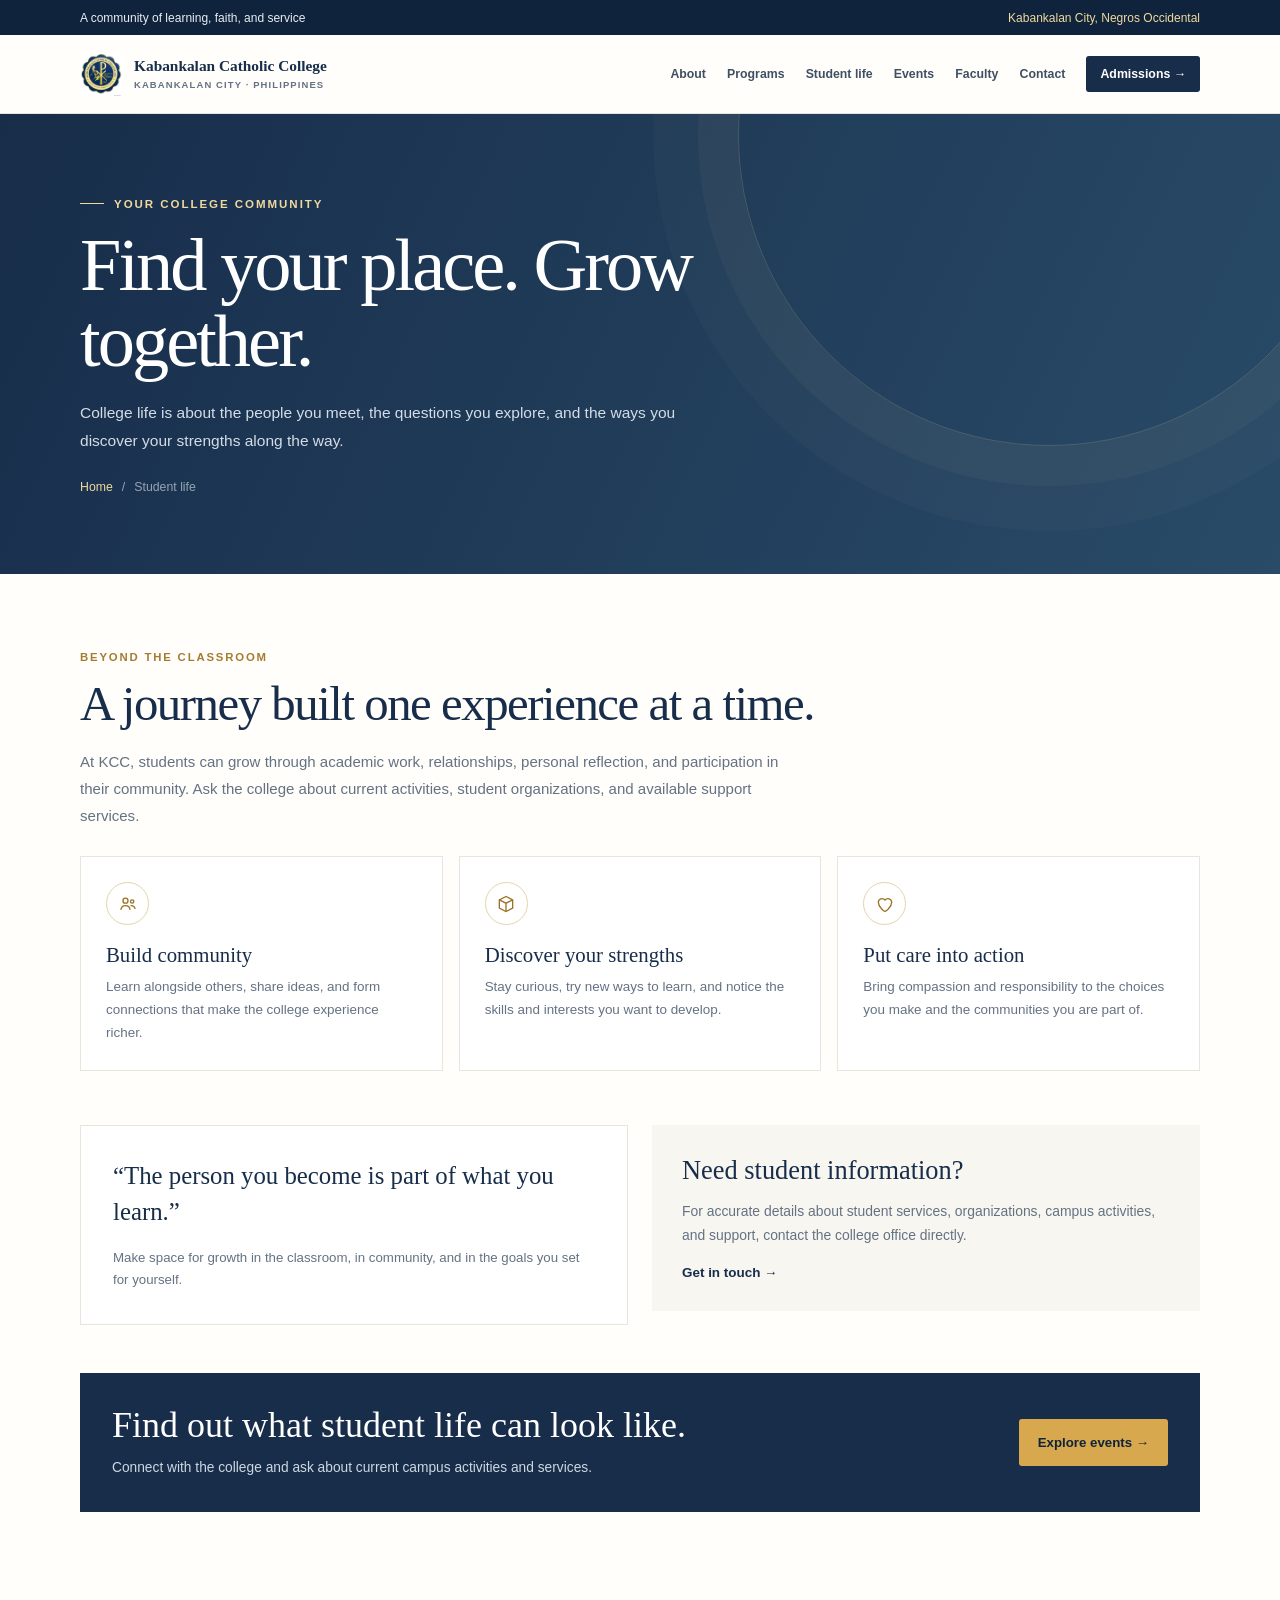
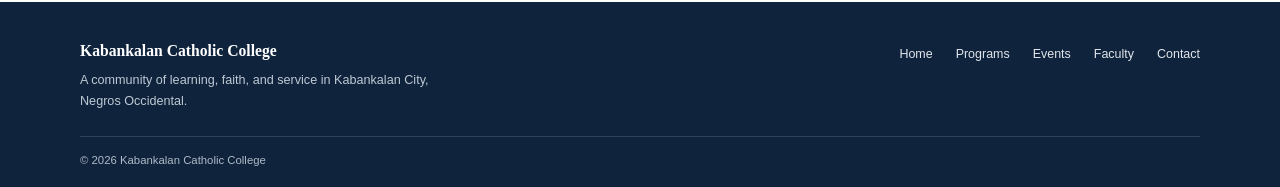
<file: starter-page.html>
<!doctype html>
<html lang="en">
<head>
  <meta charset="utf-8">
  <meta name="viewport" content="width=device-width, initial-scale=1">
  <meta name="theme-color" content="#172d4a">
  <meta name="description" content="Discover student life and community at Kabankalan Catholic College.">
  <title>Student Life | Kabankalan Catholic College</title>
  <link rel="stylesheet" href="assets/site.css">
  <script src="assets/site.js" defer></script>
</head>
<body>
  <div class="topline"><div class="wrap topline-inner"><p>A community of learning, faith, and service</p><p><a href="index.html#visit">Kabankalan City, Negros Occidental</a></p></div></div>
  <header class="navbar"><div class="wrap nav-inner">
    <a class="brand" href="index.html" aria-label="Kabankalan Catholic College home"><span class="brand-mark"><img class="brand-image" src="assets/kcc-logo.png" alt=""></span><span><span class="brand-name">Kabankalan Catholic College</span><span class="brand-place">Kabankalan City · Philippines</span></span></a>
    <button class="menu-toggle" type="button" aria-label="Open navigation menu" aria-expanded="false" aria-controls="primary-navigation"><svg viewBox="0 0 24 24" fill="none" stroke="currentColor" stroke-width="1.8" stroke-linecap="round"><path d="M4 7h16M4 12h16M4 17h16"/></svg></button>
    <nav class="nav-links" id="primary-navigation" aria-label="Main navigation"><a href="about.html">About</a><a href="courses.html">Programs</a><a href="starter-page.html" aria-current="page">Student life</a><a href="events.html">Events</a><a href="trainers.html">Faculty</a><a href="contact.html">Contact</a><a class="nav-cta" href="index.html#admissions">Admissions →</a></nav>
  </div></header>
  <main>
    <section class="page-hero"><div class="wrap page-hero-inner"><span class="eyebrow">Your college community</span><h1>Find your place. Grow together.</h1><p>College life is about the people you meet, the questions you explore, and the ways you discover your strengths along the way.</p><div class="breadcrumbs"><a href="index.html">Home</a><span>/</span><span>Student life</span></div></div></section>
    <section class="page-main"><div class="wrap">
      <span class="section-label">Beyond the classroom</span><h2 class="section-title">A journey built one experience at a time.</h2>
      <p class="lead">At KCC, students can grow through academic work, relationships, personal reflection, and participation in their community. Ask the college about current activities, student organizations, and available support services.</p>
      <div class="card-grid">
        <article class="info-card"><span class="card-icon"><svg viewBox="0 0 24 24" fill="none" stroke="currentColor" stroke-width="1.6"><circle cx="9" cy="8" r="3"/><circle cx="17" cy="9" r="2"/><path d="M3.5 19c.3-3.1 2.1-5 5.5-5s5.2 1.9 5.5 5M15 14c3.4-.2 5.2 1.4 5.5 4"/></svg></span><h3>Build community</h3><p>Learn alongside others, share ideas, and form connections that make the college experience richer.</p></article>
        <article class="info-card"><span class="card-icon"><svg viewBox="0 0 24 24" fill="none" stroke="currentColor" stroke-width="1.6"><path d="M12 3 4 7v10l8 4 8-4V7l-8-4Z"/><path d="m4 7 8 4 8-4M12 11v10"/></svg></span><h3>Discover your strengths</h3><p>Stay curious, try new ways to learn, and notice the skills and interests you want to develop.</p></article>
        <article class="info-card"><span class="card-icon"><svg viewBox="0 0 24 24" fill="none" stroke="currentColor" stroke-width="1.6"><path d="M12 21s-8-4.5-8-11a4.5 4.5 0 0 1 8-2.8A4.5 4.5 0 0 1 20 10c0 6.5-8 11-8 11Z"/></svg></span><h3>Put care into action</h3><p>Bring compassion and responsibility to the choices you make and the communities you are part of.</p></article>
      </div>
      <div class="content-grid section-block">
        <article class="quote-panel"><blockquote>“The person you become is part of what you learn.”</blockquote><p>Make space for growth in the classroom, in community, and in the goals you set for yourself.</p></article>
        <article class="soft-panel"><h2>Need student information?</h2><p>For accurate details about student services, organizations, campus activities, and support, contact the college office directly.</p><a class="plain-link" href="contact.html">Get in touch →</a></article>
      </div>
      <div class="callout"><div><h2>Find out what student life can look like.</h2><p>Connect with the college and ask about current campus activities and services.</p></div><a class="button" href="events.html">Explore events →</a></div>
    </div></section>
  </main>
  <footer><div class="wrap"><div class="footer-main"><div class="footer-copy"><strong>Kabankalan Catholic College</strong><p>A community of learning, faith, and service in Kabankalan City, Negros Occidental.</p></div><nav class="footer-links" aria-label="Footer navigation"><a href="index.html">Home</a><a href="courses.html">Programs</a><a href="events.html">Events</a><a href="trainers.html">Faculty</a><a href="contact.html">Contact</a></nav></div><div class="footer-bottom"><p>© <span id="current-year"></span> Kabankalan Catholic College</p></div></div></footer>
</body>
</html>
</file>
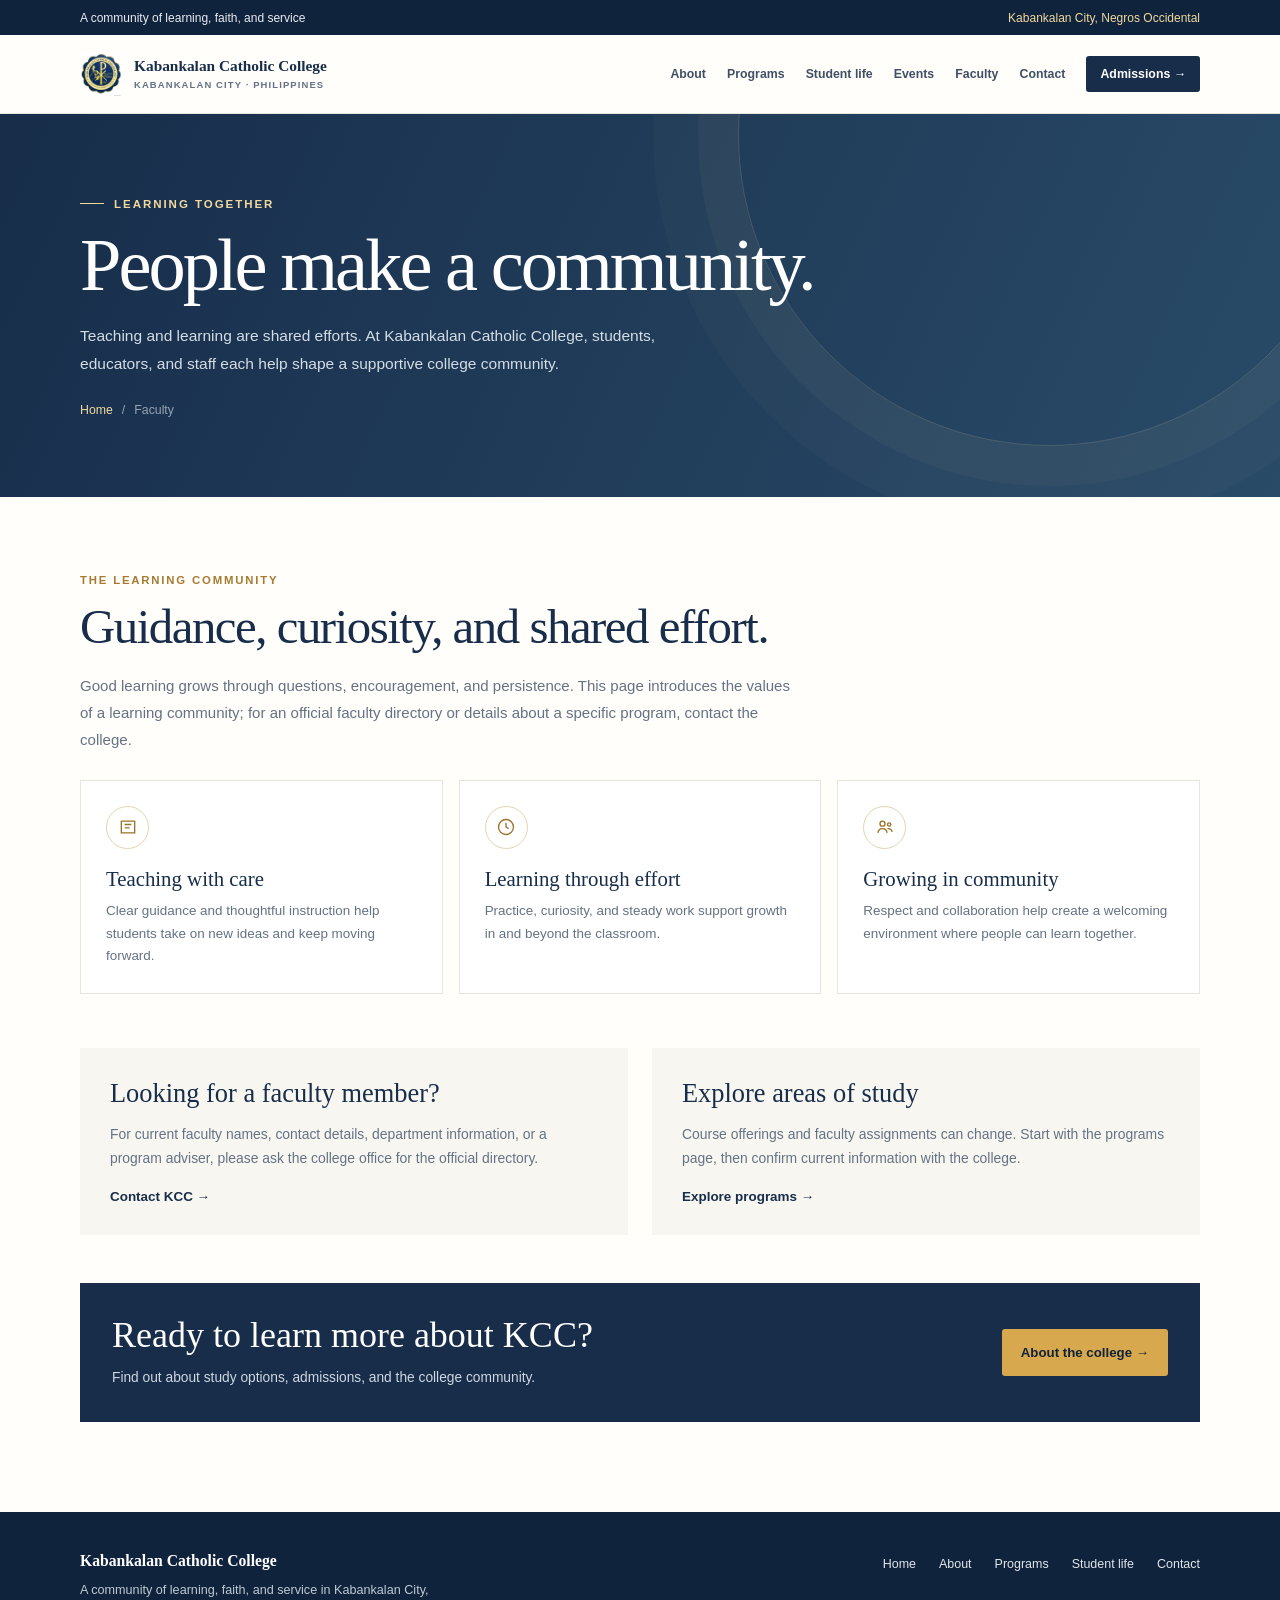
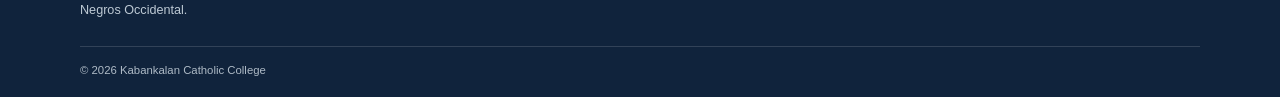
<file: trainers.html>
<!doctype html>
<html lang="en">
<head>
  <meta charset="utf-8">
  <meta name="viewport" content="width=device-width, initial-scale=1">
  <meta name="theme-color" content="#172d4a">
  <meta name="description" content="Learn about the learning community at Kabankalan Catholic College and how to ask for current faculty information.">
  <title>Faculty &amp; Learning Community | Kabankalan Catholic College</title>
  <link rel="stylesheet" href="assets/site.css">
  <script src="assets/site.js" defer></script>
</head>
<body>
  <div class="topline"><div class="wrap topline-inner"><p>A community of learning, faith, and service</p><p><a href="index.html#visit">Kabankalan City, Negros Occidental</a></p></div></div>
  <header class="navbar"><div class="wrap nav-inner">
    <a class="brand" href="index.html" aria-label="Kabankalan Catholic College home"><span class="brand-mark"><img class="brand-image" src="assets/kcc-logo.png" alt=""></span><span><span class="brand-name">Kabankalan Catholic College</span><span class="brand-place">Kabankalan City · Philippines</span></span></a>
    <button class="menu-toggle" type="button" aria-label="Open navigation menu" aria-expanded="false" aria-controls="primary-navigation"><svg viewBox="0 0 24 24" fill="none" stroke="currentColor" stroke-width="1.8" stroke-linecap="round"><path d="M4 7h16M4 12h16M4 17h16"/></svg></button>
    <nav class="nav-links" id="primary-navigation" aria-label="Main navigation"><a href="about.html">About</a><a href="courses.html">Programs</a><a href="starter-page.html">Student life</a><a href="events.html">Events</a><a href="trainers.html" aria-current="page">Faculty</a><a href="contact.html">Contact</a><a class="nav-cta" href="index.html#admissions">Admissions →</a></nav>
  </div></header>
  <main>
    <section class="page-hero"><div class="wrap page-hero-inner"><span class="eyebrow">Learning together</span><h1>People make a community.</h1><p>Teaching and learning are shared efforts. At Kabankalan Catholic College, students, educators, and staff each help shape a supportive college community.</p><div class="breadcrumbs"><a href="index.html">Home</a><span>/</span><span>Faculty</span></div></div></section>
    <section class="page-main"><div class="wrap">
      <span class="section-label">The learning community</span><h2 class="section-title">Guidance, curiosity, and shared effort.</h2>
      <p class="lead">Good learning grows through questions, encouragement, and persistence. This page introduces the values of a learning community; for an official faculty directory or details about a specific program, contact the college.</p>
      <div class="card-grid">
        <article class="info-card"><span class="card-icon"><svg viewBox="0 0 24 24" fill="none" stroke="currentColor" stroke-width="1.6"><path d="M4 5h16v14H4z"/><path d="M8 9h8M8 13h6"/></svg></span><h3>Teaching with care</h3><p>Clear guidance and thoughtful instruction help students take on new ideas and keep moving forward.</p></article>
        <article class="info-card"><span class="card-icon"><svg viewBox="0 0 24 24" fill="none" stroke="currentColor" stroke-width="1.6"><circle cx="12" cy="12" r="9"/><path d="M12 7v5l3 2"/></svg></span><h3>Learning through effort</h3><p>Practice, curiosity, and steady work support growth in and beyond the classroom.</p></article>
        <article class="info-card"><span class="card-icon"><svg viewBox="0 0 24 24" fill="none" stroke="currentColor" stroke-width="1.6"><circle cx="9" cy="8" r="3"/><circle cx="17" cy="9" r="2"/><path d="M3.5 19c.3-3.1 2.1-5 5.5-5s5.2 1.9 5.5 5M15 14c3.4-.2 5.2 1.4 5.5 4"/></svg></span><h3>Growing in community</h3><p>Respect and collaboration help create a welcoming environment where people can learn together.</p></article>
      </div>
      <div class="content-grid section-block">
        <article class="soft-panel"><h2>Looking for a faculty member?</h2><p>For current faculty names, contact details, department information, or a program adviser, please ask the college office for the official directory.</p><a class="plain-link" href="contact.html">Contact KCC →</a></article>
        <article class="soft-panel"><h2>Explore areas of study</h2><p>Course offerings and faculty assignments can change. Start with the programs page, then confirm current information with the college.</p><a class="plain-link" href="courses.html">Explore programs →</a></article>
      </div>
      <div class="callout"><div><h2>Ready to learn more about KCC?</h2><p>Find out about study options, admissions, and the college community.</p></div><a class="button" href="about.html">About the college →</a></div>
    </div></section>
  </main>
  <footer><div class="wrap"><div class="footer-main"><div class="footer-copy"><strong>Kabankalan Catholic College</strong><p>A community of learning, faith, and service in Kabankalan City, Negros Occidental.</p></div><nav class="footer-links" aria-label="Footer navigation"><a href="index.html">Home</a><a href="about.html">About</a><a href="courses.html">Programs</a><a href="starter-page.html">Student life</a><a href="contact.html">Contact</a></nav></div><div class="footer-bottom"><p>© <span id="current-year"></span> Kabankalan Catholic College</p></div></div></footer>
</body>
</html>
</file>
<file: assets/site.css>
:root {
  color-scheme: light;
  --navy: #172d4a;
  --navy-deep: #10233c;
  --gold: #d7a84d;
  --gold-light: #f0d99e;
  --cream: #f8f6f0;
  --paper: #fffefa;
  --ink: #1b2c40;
  --muted: #647284;
  --line: #e8e5dd;
  --serif: Georgia, "Times New Roman", serif;
  --sans: "Segoe UI", Arial, sans-serif;
}

* { box-sizing: border-box; }
html { scroll-behavior: smooth; scroll-padding-top: 85px; }
body { margin: 0; background: var(--paper); color: var(--ink); font-family: var(--sans); -webkit-font-smoothing: antialiased; }
a { color: inherit; text-decoration: none; }
.wrap { width: min(1120px, calc(100% - 48px)); margin: 0 auto; }

.topline { background: var(--navy-deep); color: #e9edf2; font-size: .75rem; }
.topline-inner { display: flex; min-height: 35px; align-items: center; justify-content: space-between; gap: 18px; }
.topline p { margin: 0; }
.topline a { color: var(--gold-light); }
.navbar { position: sticky; z-index: 10; top: 0; border-bottom: 1px solid var(--line); background: rgba(255,254,250,.97); backdrop-filter: blur(12px); }
.nav-inner { display: flex; min-height: 78px; align-items: center; justify-content: space-between; gap: 20px; }
.brand { display: inline-flex; min-width: 240px; align-items: center; gap: 11px; }
.brand-mark { display: block; width: 43px; height: 43px; flex: 0 0 43px; overflow: hidden; border-radius: 3px; background: white; }
.brand-image { display: block; width: 100%; height: 100%; object-fit: contain; }
.brand-name { display: block; color: var(--navy); font: 700 .96rem/1.1 var(--serif); }
.brand-place { display: block; margin-top: 5px; color: var(--muted); font-size: .59rem; font-weight: 700; letter-spacing: .12em; text-transform: uppercase; }
.nav-links { display: flex; align-items: center; gap: clamp(12px, 1.65vw, 23px); }
.nav-links a { color: #405064; font-size: .77rem; font-weight: 650; transition: color .2s; }
.nav-links a:hover { color: #a67b31; }
.nav-links .nav-cta { padding: 11px 14px; border-radius: 3px; background: var(--navy); color: white; }
.nav-links .nav-cta:hover { background: #294a6b; color: white; }
.menu-toggle { display: none; width: 42px; height: 42px; place-items: center; border: 1px solid var(--line); border-radius: 4px; background: transparent; color: var(--navy); cursor: pointer; }
.menu-toggle svg { width: 20px; height: 20px; }

.page-hero { position: relative; overflow: hidden; background: linear-gradient(115deg, var(--navy), #294b68); color: white; }
.page-hero::after { position: absolute; top: -290px; right: -80px; width: 620px; height: 620px; border: 1px solid rgba(240,217,158,.18); border-radius: 50%; box-shadow: 0 0 0 40px rgba(240,217,158,.035), 0 0 0 85px rgba(240,217,158,.025); content: ""; }
.page-hero-inner { position: relative; z-index: 1; padding: 76px 0 80px; }
.eyebrow { display: inline-flex; align-items: center; gap: 10px; color: var(--gold-light); font-size: .72rem; font-weight: 750; letter-spacing: .17em; text-transform: uppercase; }
.eyebrow::before { width: 24px; height: 1px; background: currentColor; content: ""; }
.page-hero h1 { max-width: 780px; margin: 17px 0 0; font: 400 clamp(2.8rem, 6vw, 4.65rem)/1.03 var(--serif); letter-spacing: -.04em; }
.page-hero p { max-width: 650px; margin: 19px 0 0; color: #d4dde6; font-size: .97rem; line-height: 1.8; }
.breadcrumbs { display: flex; align-items: center; gap: 9px; margin-top: 25px; color: #cad4de; font-size: .77rem; }
.breadcrumbs a { color: var(--gold-light); }
.breadcrumbs span { opacity: .7; }

.page-main { padding: 73px 0 90px; }
.section-label { color: #a67b31; font-size: .71rem; font-weight: 750; letter-spacing: .16em; text-transform: uppercase; }
.section-title { margin: 12px 0 0; color: var(--navy); font: 400 clamp(2rem, 4vw, 3.05rem)/1.12 var(--serif); letter-spacing: -.03em; }
.lead { max-width: 710px; margin: 17px 0 0; color: var(--muted); font-size: .94rem; line-height: 1.8; }
.section-block { margin-top: 54px; }
.card-grid { display: grid; grid-template-columns: repeat(3, 1fr); gap: 16px; margin-top: 27px; }
.info-card { padding: 25px; border: 1px solid var(--line); background: white; }
.card-icon { display: grid; width: 43px; height: 43px; place-items: center; border: 1px solid #e4d4ad; border-radius: 50%; color: #9c7228; }
.card-icon svg { width: 20px; height: 20px; }
.value-letter { font: 700 1.15rem/1 var(--serif); background: #faf7ef; }
.info-card h3 { margin: 18px 0 8px; color: var(--navy); font: 400 1.3rem/1.2 var(--serif); }
.info-card p { margin: 0; color: var(--muted); font-size: .84rem; line-height: 1.7; }
.contact-grid { display: grid; grid-template-columns: repeat(2, 1fr); gap: 16px; }
.contact-detail h3 { margin: 12px 0 7px; }
.contact-detail p a { color: var(--navy); font-weight: 700; }
.contact-letter { display: grid; width: 43px; height: 43px; place-items: center; border: 1px solid #e4d4ad; border-radius: 50%; background: #faf7ef; color: #9c7228; font: 700 .83rem/1 var(--serif); }
.contact-form-wrap { display: grid; grid-template-columns: .75fr 1.25fr; gap: 48px; align-items: start; }
.contact-form { display: grid; gap: 16px; }
.form-row { display: grid; grid-template-columns: 1fr 1fr; gap: 16px; }
.contact-form label { display: grid; gap: 8px; color: var(--navy); font-size: .78rem; font-weight: 700; }
.contact-form input, .contact-form textarea { width: 100%; border: 1px solid var(--line); border-radius: 3px; background: white; color: var(--ink); font: 400 .88rem/1.5 var(--sans); }
.contact-form input { height: 46px; padding: 0 12px; }
.contact-form textarea { resize: vertical; padding: 12px; }
.contact-form input:focus, .contact-form textarea:focus { border-color: #d7a84d; outline: 2px solid rgba(215,168,77,.18); }
.contact-form .button { width: fit-content; border: 0; cursor: pointer; }
.footer-label { flex-basis: 100%; color: var(--gold-light); font-size: .78rem; font-weight: 750; }
.footer-mission { margin-bottom: 20px; }
.footer-mission strong { color: var(--gold-light); font-size: .78rem; }
.footer-mission blockquote { max-width: 820px; margin: 8px 0 12px; color: #d1dae3; font: italic 400 .9rem/1.7 var(--serif); }
.footer-mission a { color: var(--gold-light); font-size: .78rem; }
.footer-bottom { display: flex; justify-content: space-between; gap: 20px; }
.content-grid { display: grid; grid-template-columns: 1fr 1fr; gap: 24px; align-items: start; }
.soft-panel { padding: 30px; background: var(--cream); }
.soft-panel h2 { margin: 0; color: var(--navy); font: 400 1.65rem/1.2 var(--serif); }
.soft-panel p { margin: 12px 0 0; color: var(--muted); font-size: .87rem; line-height: 1.75; }
.bullet-list { display: grid; gap: 13px; margin: 22px 0 0; padding: 0; list-style: none; }
.bullet-list li { position: relative; padding-left: 22px; color: #4d5b6b; font-size: .85rem; line-height: 1.65; }
.bullet-list li::before { position: absolute; top: .48em; left: 0; width: 8px; height: 8px; border-radius: 50%; background: var(--gold); content: ""; }
.callout { display: flex; align-items: center; justify-content: space-between; gap: 30px; margin-top: 48px; padding: 32px; background: var(--navy); color: white; }
.callout h2 { margin: 0; font: 400 clamp(1.6rem, 3vw, 2.25rem)/1.15 var(--serif); }
.callout p { max-width: 610px; margin: 10px 0 0; color: #ced8e2; font-size: .86rem; line-height: 1.7; }
.button { display: inline-flex; min-height: 47px; flex: 0 0 auto; align-items: center; justify-content: center; gap: 10px; padding: 0 19px; border-radius: 3px; background: var(--gold); color: var(--navy-deep); font-size: .83rem; font-weight: 750; transition: transform .2s, background .2s; }
.button:hover { transform: translateY(-2px); background: #e4ba68; }
.button svg { width: 16px; height: 16px; }
.program-links { display: flex; flex-wrap: wrap; gap: 12px; }
.program-grid { display: grid; grid-template-columns: repeat(2, 1fr); gap: 16px; margin-top: 27px; }
.program-card { padding: 28px; border: 1px solid var(--line); background: white; }
.program-card h3 { margin: 0 0 12px; color: var(--navy); font: 400 1.42rem/1.2 var(--serif); }
.program-card p { margin: 0; color: var(--muted); font-size: .84rem; line-height: 1.75; }
.program-card h4 { margin: 20px 0 7px; color: #9c7228; font-size: .71rem; letter-spacing: .09em; text-transform: uppercase; }
.program-card ul { display: flex; flex-wrap: wrap; gap: 7px; margin: 0; padding: 0; list-style: none; }
.program-card li { padding: 6px 9px; border-radius: 20px; background: var(--cream); color: #4d5b6b; font-size: .76rem; }
.track-section { margin-top: 27px; }
.track-title { margin: 10px 0 7px; color: var(--navy); font: 400 1.85rem/1.2 var(--serif); }
.track-lead { margin: 0; color: var(--muted); font-size: .88rem; }
.notice { margin-top: 22px; padding: 16px 18px; border-left: 3px solid var(--gold); background: var(--cream); color: #586574; font-size: .82rem; line-height: 1.7; }
.place-card { padding: 28px; border: 1px solid var(--line); background: var(--cream); }
.place-card h2 { margin: 0; color: var(--navy); font: 400 1.55rem var(--serif); }
.place-card p { margin: 10px 0 0; color: var(--muted); font-size: .86rem; line-height: 1.7; }
.plain-link { display: inline-flex; align-items: center; gap: 9px; margin-top: 18px; color: var(--navy); font-size: .84rem; font-weight: 750; }
.plain-link:hover { color: #9c7228; }
.plain-link svg { width: 16px; height: 16px; }
.quote-panel { padding: 32px; border: 1px solid var(--line); background: #fff; }
.quote-panel blockquote { margin: 0; color: var(--navy); font: 400 1.55rem/1.45 var(--serif); }
.quote-panel p { margin: 17px 0 0; color: var(--muted); font-size: .83rem; line-height: 1.7; }
.event-card { display: flex; min-height: 210px; flex-direction: column; padding: 25px; border: 1px solid var(--line); background: white; }
.event-card .tag { color: #a67b31; font-size: .68rem; font-weight: 750; letter-spacing: .13em; text-transform: uppercase; }
.event-card h3 { margin: 17px 0 8px; color: var(--navy); font: 400 1.4rem var(--serif); }
.event-card p { margin: 0; color: var(--muted); font-size: .84rem; line-height: 1.7; }

footer { padding: 40px 0 21px; background: var(--navy-deep); color: white; }
.footer-main { display: flex; justify-content: space-between; gap: 35px; padding-bottom: 25px; }
.footer-copy { max-width: 350px; }
.footer-copy strong { font: 700 .98rem var(--serif); }
.footer-copy p { margin: 10px 0 0; color: #bdc9d4; font-size: .79rem; line-height: 1.65; }
.footer-links { display: flex; flex-wrap: wrap; align-content: flex-start; gap: 15px 23px; padding-top: 5px; }
.footer-links a { color: #e1e6eb; font-size: .78rem; }
.footer-links a:hover { color: var(--gold-light); }
.footer-bottom { padding-top: 17px; border-top: 1px solid rgba(255,255,255,.14); color: #aebac6; font-size: .71rem; }
.footer-bottom p { margin: 0; }

@media (max-width: 900px) {
  .brand { min-width: auto; }
  .menu-toggle { display: grid; }
  .nav-links { position: absolute; top: 100%; right: 0; left: 0; display: none; align-items: stretch; gap: 0; padding: 8px max(24px, calc((100% - 700px) / 2)) 16px; border-bottom: 1px solid var(--line); background: var(--paper); box-shadow: 0 14px 20px rgba(16,35,60,.08); }
  .nav-links.is-open { display: flex; flex-direction: column; }
  .nav-links a { padding: 12px 4px; border-bottom: 1px solid #f0eee8; font-size: .85rem; }
  .nav-links .nav-cta { margin-top: 9px; padding: 12px 14px; text-align: center; }
}
@media (max-width: 700px) {
  .wrap { width: min(100% - 36px, 560px); }
  .topline-inner { justify-content: center; text-align: center; }
  .topline-inner p:last-child { display: none; }
  .nav-inner { min-height: 70px; }
  .brand-mark { width: 40px; height: 40px; flex-basis: 40px; }
  .brand-name { font-size: .9rem; }
  .brand-place { font-size: .55rem; }
  .page-hero-inner { padding: 61px 0 64px; }
  .page-hero h1 { font-size: clamp(2.7rem, 12vw, 4rem); }
  .page-main { padding: 57px 0 70px; }
  .card-grid, .content-grid { grid-template-columns: 1fr; }
  .card-grid { gap: 12px; }
  .info-card { padding: 22px; }
  .section-block { margin-top: 42px; }
  .card-grid, .content-grid, .contact-grid, .contact-form-wrap, .form-row, .program-grid { grid-template-columns: 1fr; }
  .contact-form-wrap { gap: 26px; }
  .footer-bottom { display: block; }
  .footer-bottom p + p { margin-top: 8px; }
  .callout { display: block; margin-top: 36px; padding: 26px; }
  .callout .button { margin-top: 20px; }
  .footer-main { display: block; }
  .footer-links { margin-top: 23px; }
}
@media (prefers-reduced-motion: reduce) {
  *, *::before, *::after { scroll-behavior: auto !important; transition-duration: .01ms !important; }
}
</file>
